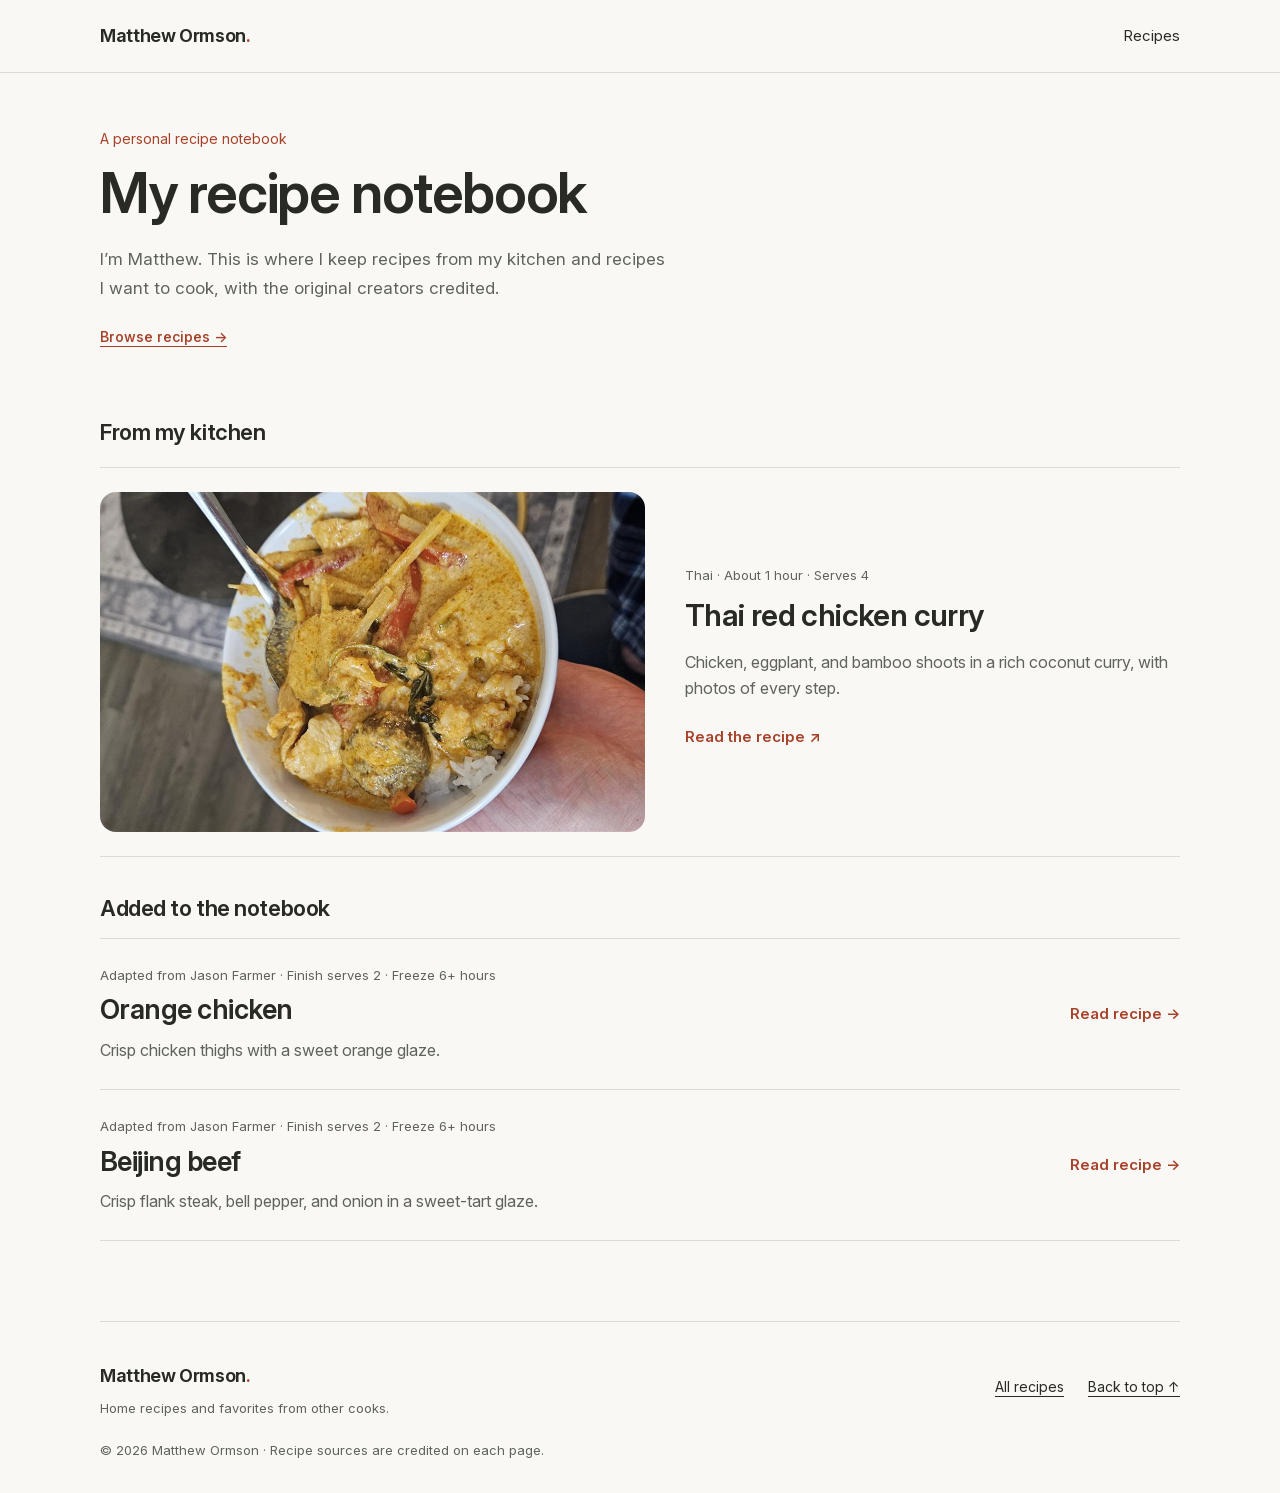
<file: index.html>
<!doctype html><html lang="en"><head><meta charset="utf-8"><meta name="viewport" content="width=device-width,initial-scale=1"><title>Home — Matthew Ormson</title><meta name="description" content="Matthew Ormson’s personal recipe collection, with home cooking and credited adaptations."><meta name="theme-color" content="#faf8f5"><link rel="canonical" href="https://matthewormson.com/"><link rel="icon" href="/favicon.svg" type="image/svg+xml"><link rel="alternate icon" href="/favicon.ico"><link rel="preload" href="/assets/InterVariable.woff2" as="font" type="font/woff2" crossorigin><link rel="stylesheet" href="/recipes/thai-curry/style.css?v=2"><link rel="stylesheet" href="/assets/collection.css?v=1"></head><body><a class="skip-link" href="#main">Skip to content</a><header class="site-header" id="top"><div class="wrap header-inner"><a class="brand" href="/">Matthew Ormson<span class="brand-dot" aria-hidden="true">.</span></a><nav aria-label="Main navigation"><a href="/recipes/" >Recipes</a></nav></div></header><main class="wrap index-main" id="main"><div class="home-intro"><p class="eyebrow">A personal recipe notebook</p><h1>My recipe notebook</h1><p class="lead">I’m Matthew. This is where I keep recipes from my kitchen and recipes I want to cook, with the original creators credited.</p><a class="text-button" href="/recipes/">Browse recipes →</a></div><section aria-labelledby="latest"><h2 id="latest" class="index-label">From my kitchen</h2><a class="recipe-link-card" href="/recipes/thai-curry/"><img src="/recipes/thai-curry/images/instructions-210517.jpg" alt="Thai red chicken curry over rice" width="1400" height="647"><div><p class="card-meta">Thai · About 1 hour · Serves 4</p><h2>Thai red chicken curry</h2><p>Chicken, eggplant, and bamboo shoots in a rich coconut curry, with photos of every step.</p><span class="recipe-card-action">Read the recipe ↗</span></div></a></section><section class="recipe-collection" aria-labelledby="added-recipes"><h2 id="added-recipes" class="collection-label">Added to the notebook</h2><a class="recipe-list-row" href="/recipes/orange-chicken/"><div><p class="card-meta">Adapted from Jason Farmer · Finish serves 2 · Freeze 6+ hours</p><h2>Orange chicken</h2><p>Crisp chicken thighs with a sweet orange glaze.</p></div><span class="recipe-card-action">Read recipe →</span></a><a class="recipe-list-row" href="/recipes/beijing-beef/"><div><p class="card-meta">Adapted from Jason Farmer · Finish serves 2 · Freeze 6+ hours</p><h2>Beijing beef</h2><p>Crisp flank steak, bell pepper, and onion in a sweet-tart glaze.</p></div><span class="recipe-card-action">Read recipe →</span></a></section></main><footer class="site-footer wrap"><div><a class="brand" href="/">Matthew Ormson<span class="brand-dot" aria-hidden="true">.</span></a><p>Home recipes and favorites from other cooks.</p></div><nav aria-label="Footer"><a href="/recipes/">All recipes</a><a href="#top">Back to top ↑</a></nav><small>© 2026 Matthew Ormson · Recipe sources are credited on each page.</small></footer></body></html>
</file>
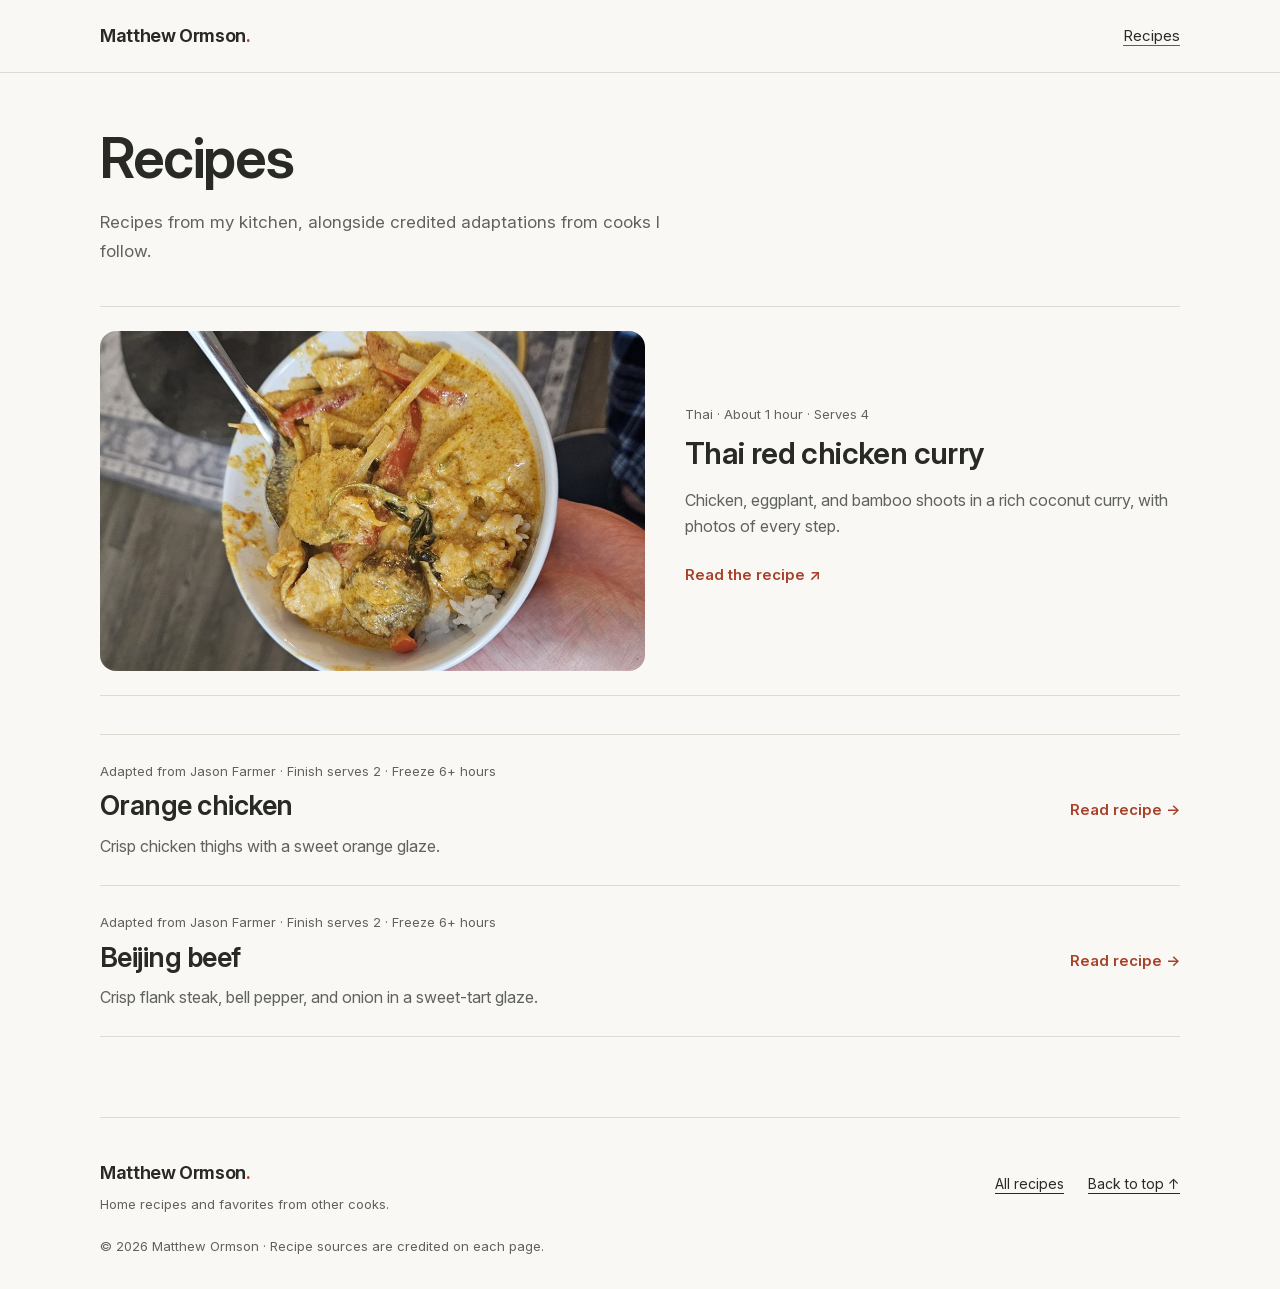
<file: recipes/index.html>
<!doctype html><html lang="en"><head><meta charset="utf-8"><meta name="viewport" content="width=device-width,initial-scale=1"><title>Recipes — Matthew Ormson</title><meta name="description" content="Browse Matthew Ormson’s recipe collection: Thai curry, orange chicken, and Beijing beef."><meta name="theme-color" content="#faf8f5"><link rel="canonical" href="https://matthewormson.com/recipes/"><link rel="icon" href="/favicon.svg" type="image/svg+xml"><link rel="alternate icon" href="/favicon.ico"><link rel="preload" href="/assets/InterVariable.woff2" as="font" type="font/woff2" crossorigin><link rel="stylesheet" href="/recipes/thai-curry/style.css?v=2"><link rel="stylesheet" href="/assets/collection.css?v=1"></head><body><a class="skip-link" href="#main">Skip to content</a><header class="site-header" id="top"><div class="wrap header-inner"><a class="brand" href="/">Matthew Ormson<span class="brand-dot" aria-hidden="true">.</span></a><nav aria-label="Main navigation"><a href="/recipes/" aria-current="page">Recipes</a></nav></div></header><main class="wrap index-main" id="main"><h1>Recipes</h1><p class="lead index-description">Recipes from my kitchen, alongside credited adaptations from cooks I follow.</p><a class="recipe-link-card" href="/recipes/thai-curry/"><img src="/recipes/thai-curry/images/instructions-210517.jpg" alt="Thai red chicken curry over rice" width="1400" height="647"><div><p class="card-meta">Thai · About 1 hour · Serves 4</p><h2>Thai red chicken curry</h2><p>Chicken, eggplant, and bamboo shoots in a rich coconut curry, with photos of every step.</p><span class="recipe-card-action">Read the recipe ↗</span></div></a><div class="recipe-collection"><a class="recipe-list-row" href="/recipes/orange-chicken/"><div><p class="card-meta">Adapted from Jason Farmer · Finish serves 2 · Freeze 6+ hours</p><h2>Orange chicken</h2><p>Crisp chicken thighs with a sweet orange glaze.</p></div><span class="recipe-card-action">Read recipe →</span></a><a class="recipe-list-row" href="/recipes/beijing-beef/"><div><p class="card-meta">Adapted from Jason Farmer · Finish serves 2 · Freeze 6+ hours</p><h2>Beijing beef</h2><p>Crisp flank steak, bell pepper, and onion in a sweet-tart glaze.</p></div><span class="recipe-card-action">Read recipe →</span></a></div></main><footer class="site-footer wrap"><div><a class="brand" href="/">Matthew Ormson<span class="brand-dot" aria-hidden="true">.</span></a><p>Home recipes and favorites from other cooks.</p></div><nav aria-label="Footer"><a href="/recipes/">All recipes</a><a href="#top">Back to top ↑</a></nav><small>© 2026 Matthew Ormson · Recipe sources are credited on each page.</small></footer></body></html>
</file>
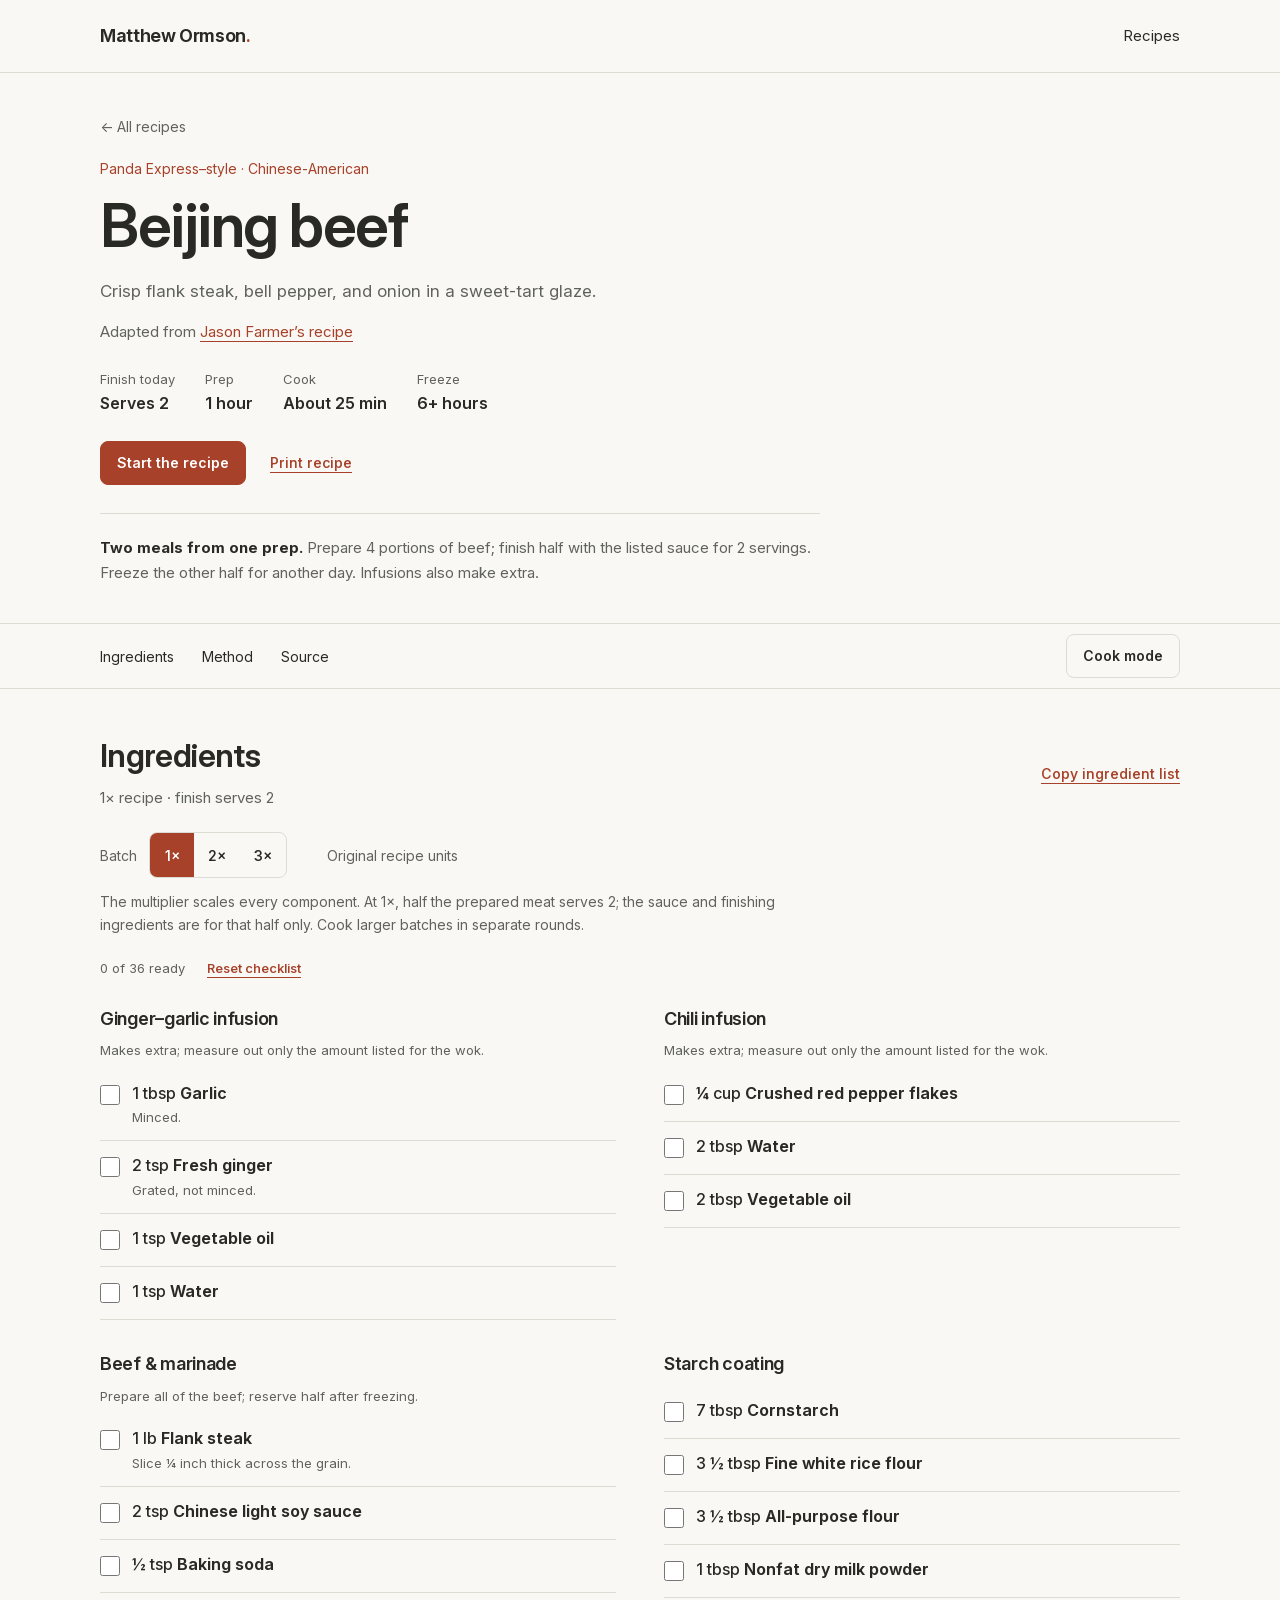
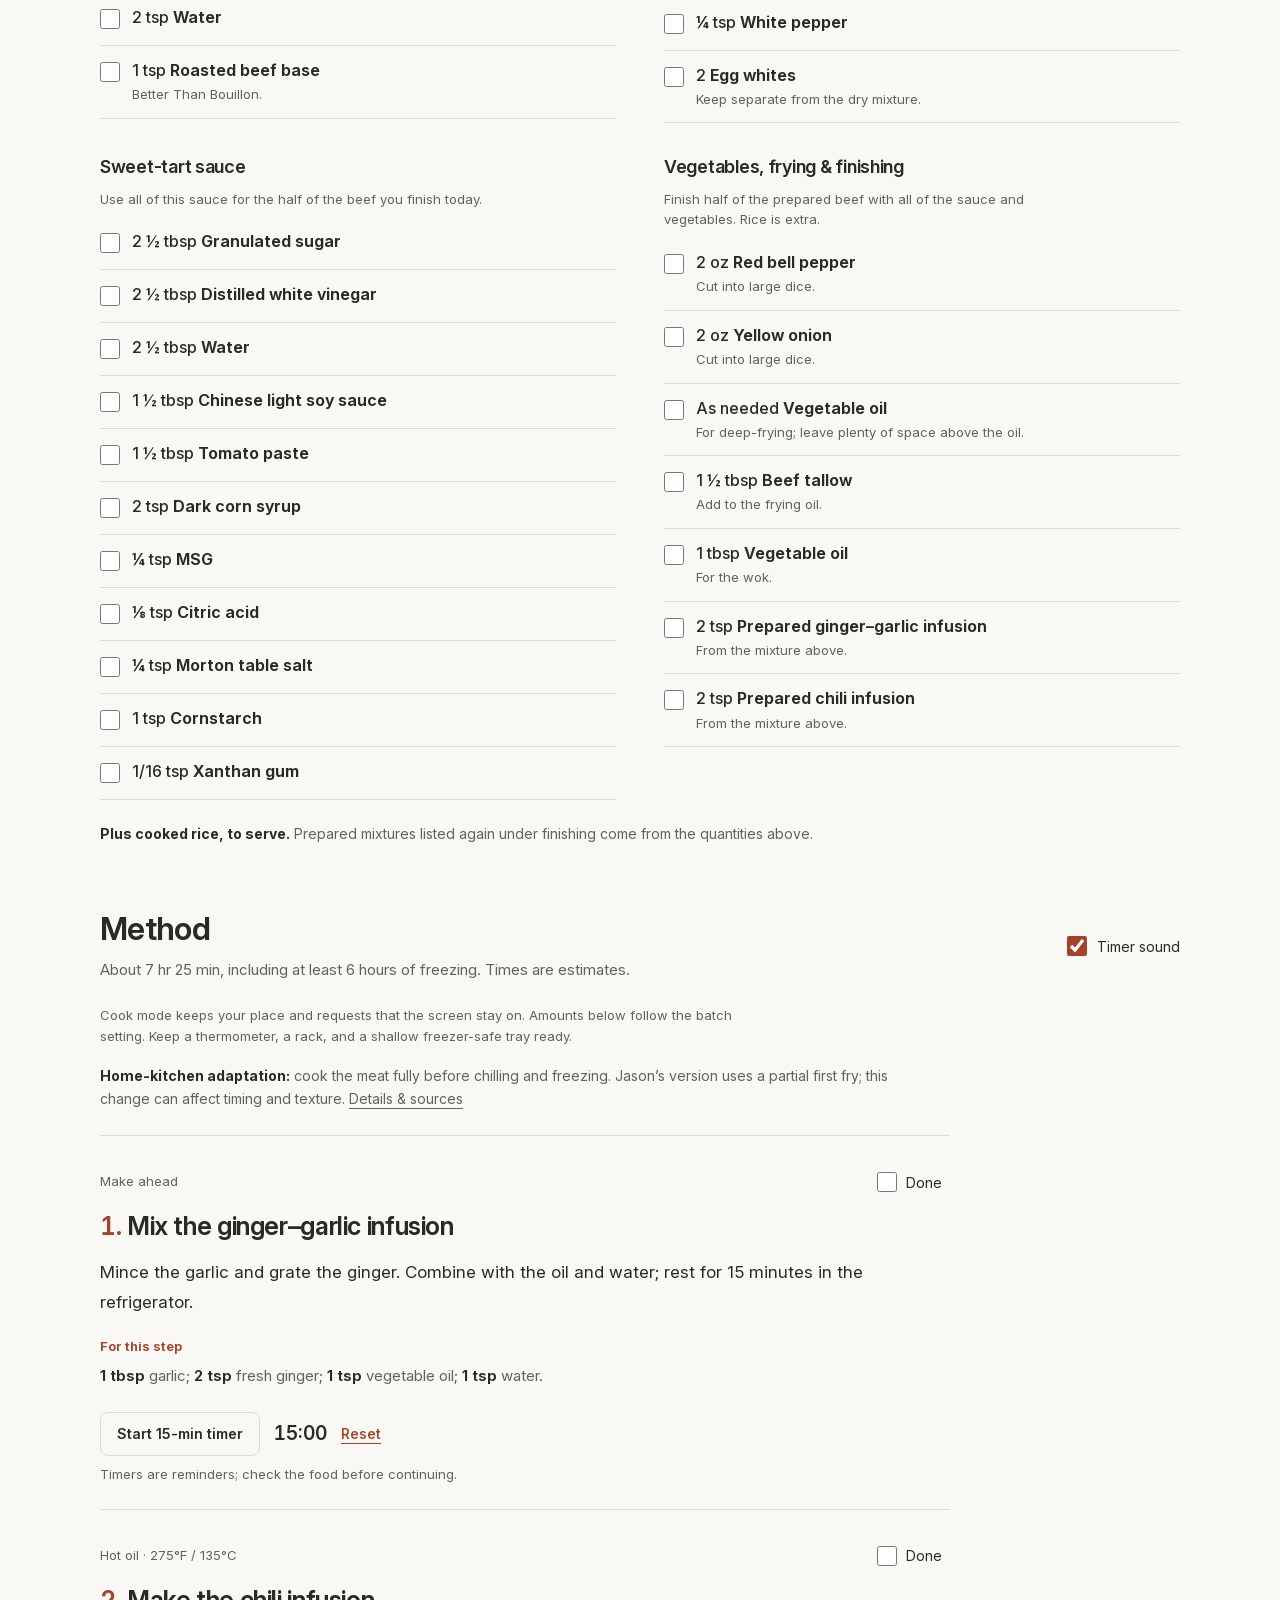
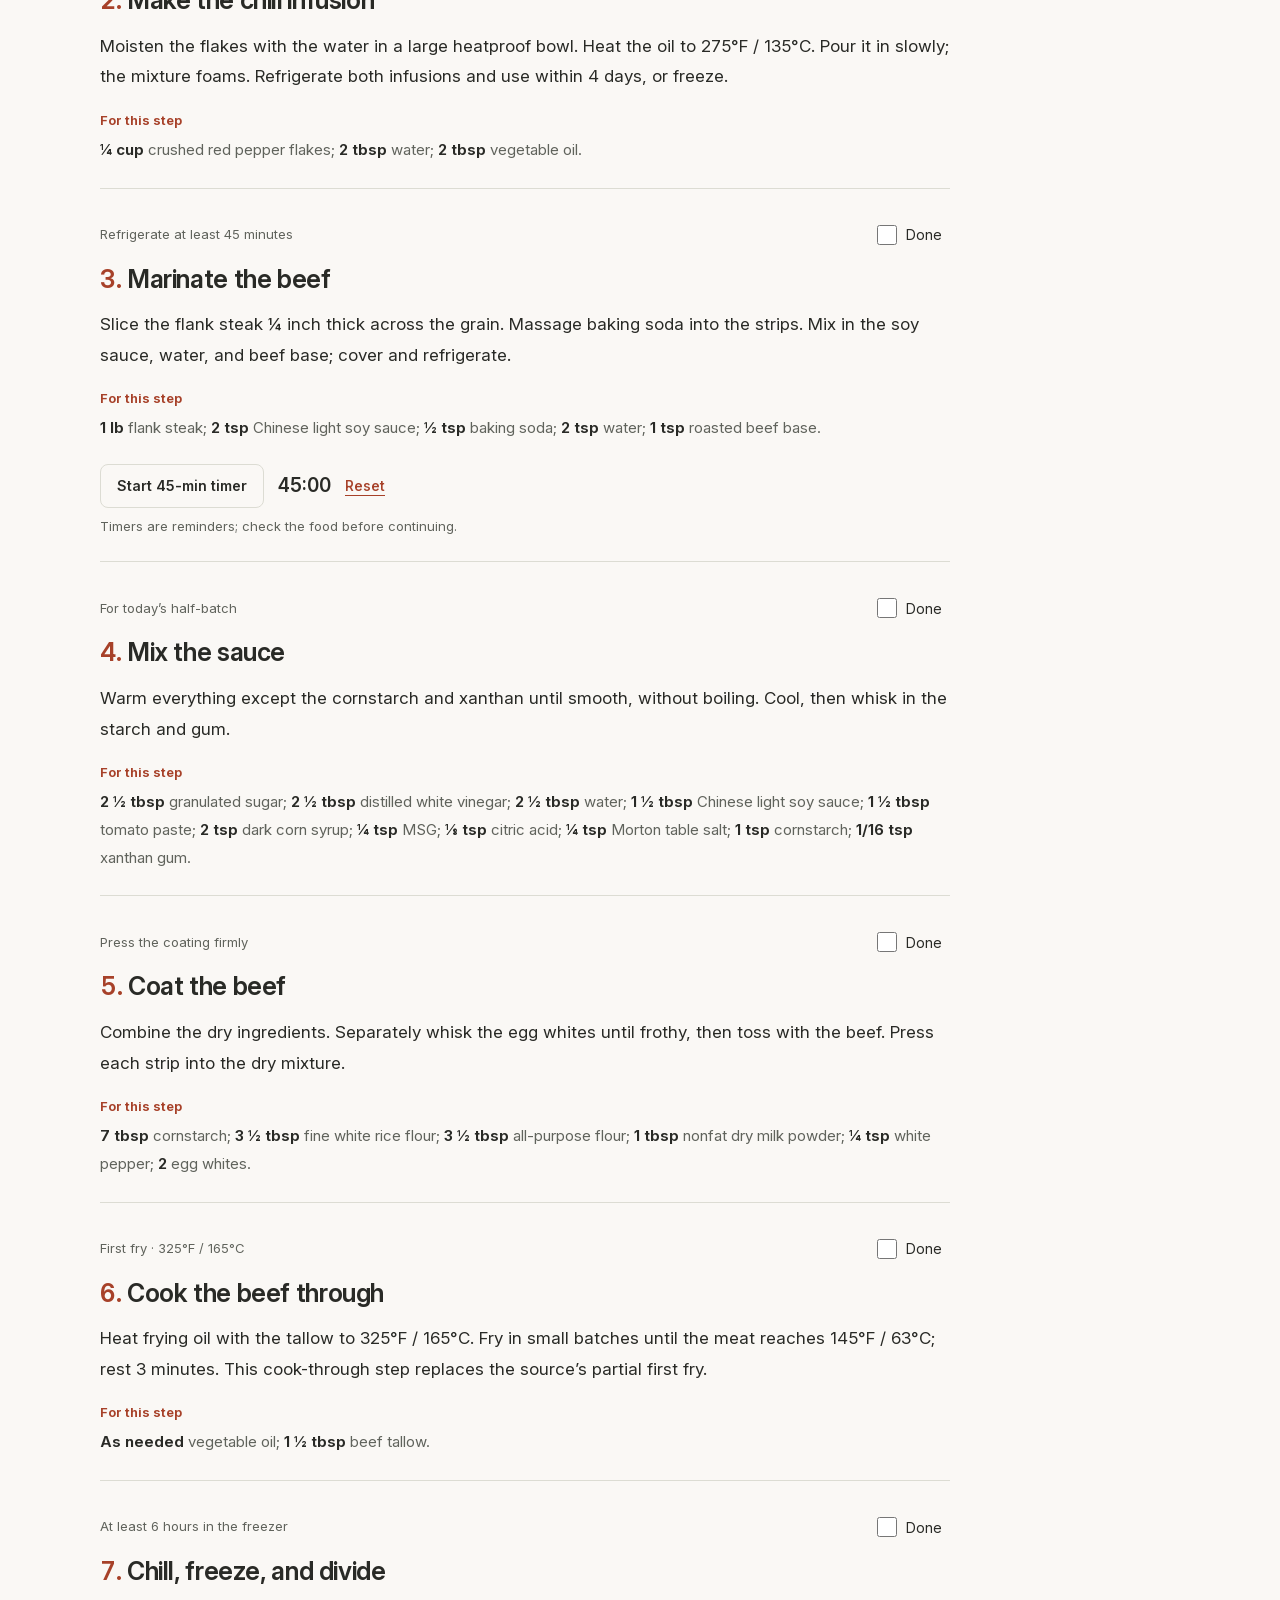
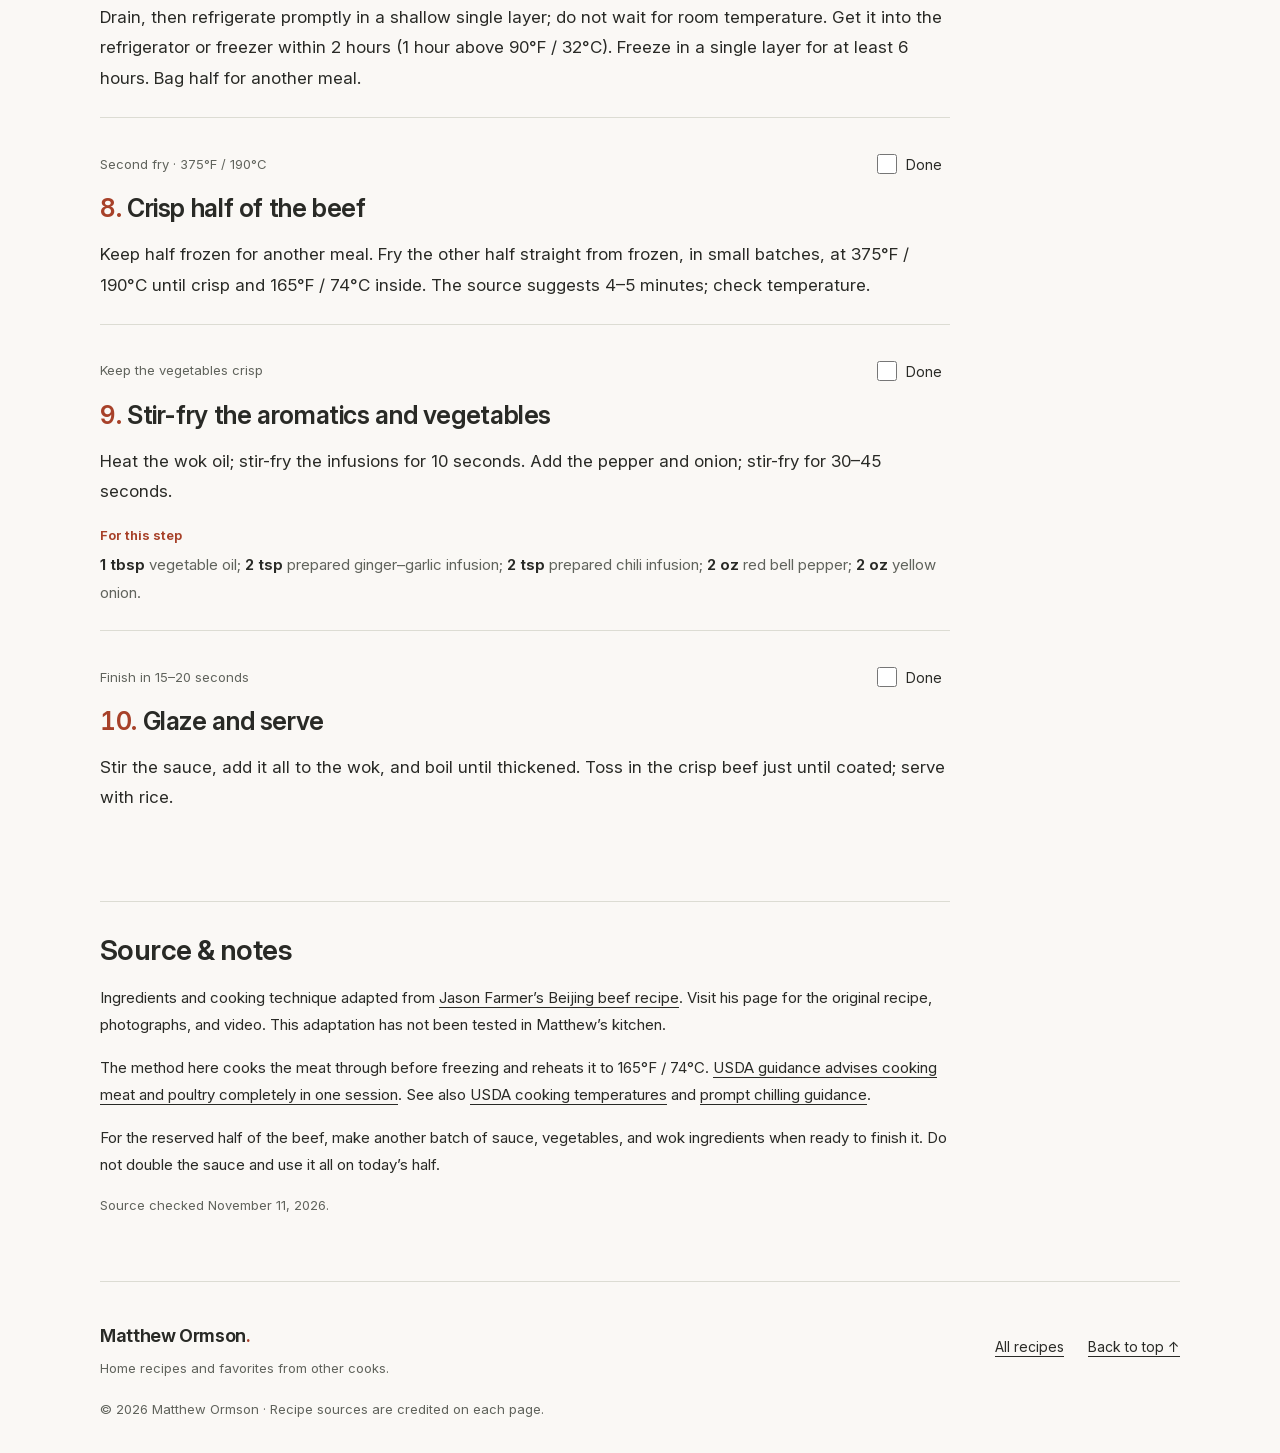
<file: recipes/beijing-beef/index.html>
<!doctype html>
<html lang="en"><head><meta charset="utf-8"><meta name="viewport" content="width=device-width,initial-scale=1"><title>Beijing beef — Matthew Ormson</title><meta name="description" content="Crisp flank steak, bell pepper, and onion in a sweet-tart glaze. A make-ahead recipe adapted from Jason Farmer."><meta name="theme-color" content="#faf8f5"><link rel="canonical" href="https://matthewormson.com/recipes/beijing-beef/"><link rel="icon" href="/favicon.svg" type="image/svg+xml"><link rel="alternate icon" href="/favicon.ico"><link rel="preload" href="/assets/InterVariable.woff2" as="font" type="font/woff2" crossorigin><link rel="stylesheet" href="/recipes/thai-curry/style.css?v=2"><link rel="stylesheet" href="/assets/collection.css?v=1"><meta property="og:title" content="Beijing beef — Matthew Ormson"><meta property="og:description" content="Crisp flank steak, bell pepper, and onion in a sweet-tart glaze. A make-ahead recipe adapted from Jason Farmer."><meta property="og:type" content="article"><script type="module" src="/assets/recipe.js?v=1"></script><script type="application/ld+json" id="recipe-schema">{"@context":"https://schema.org","@type":"Recipe","name":"Panda Express–style Beijing beef","description":"Crisp flank steak, bell pepper, and onion in a sweet-tart glaze. A make-ahead recipe adapted from Jason Farmer.","url":"https://matthewormson.com/recipes/beijing-beef/","author":{"@type":"Person","name":"Jason Farmer","url":"https://jasonfarmer.com/"},"isBasedOn":"https://jasonfarmer.com/panda-express-beijing-beef-recipe/","creditText":"Adapted from Jason Farmer, with a cook-through step before freezing.","recipeCuisine":"Chinese-American","recipeCategory":"Main course","recipeYield":"2 servings, plus prepared meat for 2 more","recipeIngredient":["Ginger–garlic infusion: 1 tbsp Garlic (Minced.)","Ginger–garlic infusion: 2 tsp Fresh ginger (Grated, not minced.)","Ginger–garlic infusion: 1 tsp Vegetable oil","Ginger–garlic infusion: 1 tsp Water","Chili infusion: ¼ cup Crushed red pepper flakes","Chili infusion: 2 tbsp Water","Chili infusion: 2 tbsp Vegetable oil","Beef & marinade: 1 lb Flank steak (Slice ¼ inch thick across the grain.)","Beef & marinade: 2 tsp Chinese light soy sauce","Beef & marinade: ½ tsp Baking soda","Beef & marinade: 2 tsp Water","Beef & marinade: 1 tsp Roasted beef base (Better Than Bouillon.)","Starch coating: 7 tbsp Cornstarch","Starch coating: 3 ½ tbsp Fine white rice flour","Starch coating: 3 ½ tbsp All-purpose flour","Starch coating: 1 tbsp Nonfat dry milk powder","Starch coating: ¼ tsp White pepper","Starch coating: 2 Egg whites (Keep separate from the dry mixture.)","Sweet-tart sauce: 2 ½ tbsp Granulated sugar","Sweet-tart sauce: 2 ½ tbsp Distilled white vinegar","Sweet-tart sauce: 2 ½ tbsp Water","Sweet-tart sauce: 1 ½ tbsp Chinese light soy sauce","Sweet-tart sauce: 1 ½ tbsp Tomato paste","Sweet-tart sauce: 2 tsp Dark corn syrup","Sweet-tart sauce: ¼ tsp MSG","Sweet-tart sauce: ⅛ tsp Citric acid","Sweet-tart sauce: ¼ tsp Morton table salt","Sweet-tart sauce: 1 tsp Cornstarch","Sweet-tart sauce: 1/16 tsp Xanthan gum","Vegetables, frying & finishing: 2 oz Red bell pepper (Cut into large dice.)","Vegetables, frying & finishing: 2 oz Yellow onion (Cut into large dice.)","Vegetables, frying & finishing: As needed Vegetable oil (For deep-frying; leave plenty of space above the oil.)","Vegetables, frying & finishing: 1 ½ tbsp Beef tallow (Add to the frying oil.)","Vegetables, frying & finishing: 1 tbsp Vegetable oil (For the wok.)","Vegetables, frying & finishing: 2 tsp Prepared ginger–garlic infusion (From the mixture above.)","Vegetables, frying & finishing: 2 tsp Prepared chili infusion (From the mixture above.)"],"recipeInstructions":[{"@type":"HowToStep","name":"Mix the ginger–garlic infusion","text":"1 tbsp garlic; 2 tsp fresh ginger; 1 tsp vegetable oil; 1 tsp water. Mince the garlic and grate the ginger. Combine with the oil and water; rest for 15 minutes in the refrigerator.","url":"https://matthewormson.com/recipes/beijing-beef/#step-1"},{"@type":"HowToStep","name":"Make the chili infusion","text":"¼ cup crushed red pepper flakes; 2 tbsp water; 2 tbsp vegetable oil. Moisten the flakes with the water in a large heatproof bowl. Heat the oil to 275°F / 135°C. Pour it in slowly; the mixture foams. Refrigerate both infusions and use within 4 days, or freeze.","url":"https://matthewormson.com/recipes/beijing-beef/#step-2"},{"@type":"HowToStep","name":"Marinate the beef","text":"1 lb flank steak; 2 tsp Chinese light soy sauce; ½ tsp baking soda; 2 tsp water; 1 tsp roasted beef base. Slice the flank steak ¼ inch thick across the grain. Massage baking soda into the strips. Mix in the soy sauce, water, and beef base; cover and refrigerate.","url":"https://matthewormson.com/recipes/beijing-beef/#step-3"},{"@type":"HowToStep","name":"Mix the sauce","text":"2 ½ tbsp granulated sugar; 2 ½ tbsp distilled white vinegar; 2 ½ tbsp water; 1 ½ tbsp Chinese light soy sauce; 1 ½ tbsp tomato paste; 2 tsp dark corn syrup; ¼ tsp MSG; ⅛ tsp citric acid; ¼ tsp Morton table salt; 1 tsp cornstarch; 1/16 tsp xanthan gum. Warm everything except the cornstarch and xanthan until smooth, without boiling. Cool, then whisk in the starch and gum.","url":"https://matthewormson.com/recipes/beijing-beef/#step-4"},{"@type":"HowToStep","name":"Coat the beef","text":"7 tbsp cornstarch; 3 ½ tbsp fine white rice flour; 3 ½ tbsp all-purpose flour; 1 tbsp nonfat dry milk powder; ¼ tsp white pepper; 2 egg whites. Combine the dry ingredients. Separately whisk the egg whites until frothy, then toss with the beef. Press each strip into the dry mixture.","url":"https://matthewormson.com/recipes/beijing-beef/#step-5"},{"@type":"HowToStep","name":"Cook the beef through","text":"As needed vegetable oil; 1 ½ tbsp beef tallow. Heat frying oil with the tallow to 325°F / 165°C. Fry in small batches until the meat reaches 145°F / 63°C; rest 3 minutes. This cook-through step replaces the source’s partial first fry.","url":"https://matthewormson.com/recipes/beijing-beef/#step-6"},{"@type":"HowToStep","name":"Chill, freeze, and divide","text":"Drain, then refrigerate promptly in a shallow single layer; do not wait for room temperature. Get it into the refrigerator or freezer within 2 hours (1 hour above 90°F / 32°C). Freeze in a single layer for at least 6 hours. Bag half for another meal.","url":"https://matthewormson.com/recipes/beijing-beef/#step-7"},{"@type":"HowToStep","name":"Crisp half of the beef","text":"Keep half frozen for another meal. Fry the other half straight from frozen, in small batches, at 375°F / 190°C until crisp and 165°F / 74°C inside. The source suggests 4–5 minutes; check temperature.","url":"https://matthewormson.com/recipes/beijing-beef/#step-8"},{"@type":"HowToStep","name":"Stir-fry the aromatics and vegetables","text":"1 tbsp vegetable oil; 2 tsp prepared ginger–garlic infusion; 2 tsp prepared chili infusion; 2 oz red bell pepper; 2 oz yellow onion. Heat the wok oil; stir-fry the infusions for 10 seconds. Add the pepper and onion; stir-fry for 30–45 seconds.","url":"https://matthewormson.com/recipes/beijing-beef/#step-9"},{"@type":"HowToStep","name":"Glaze and serve","text":"Stir the sauce, add it all to the wok, and boil until thickened. Toss in the crisp beef just until coated; serve with rice.","url":"https://matthewormson.com/recipes/beijing-beef/#step-10"}]}</script></head>
<body class="source-recipe"><a class="skip-link" href="#main">Skip to content</a><header class="site-header" id="top"><div class="wrap header-inner"><a class="brand" href="/">Matthew Ormson<span class="brand-dot" aria-hidden="true">.</span></a><nav aria-label="Main navigation"><a href="/recipes/">Recipes</a></nav></div></header><main id="main"><div class="wrap text-hero"><a class="breadcrumb" href="/recipes/">← All recipes</a><p class="eyebrow">Panda Express–style · Chinese-American</p><h1>Beijing beef</h1><p class="lead">Crisp flank steak, bell pepper, and onion in a sweet-tart glaze.</p><p class="recipe-byline">Adapted from <a href="https://jasonfarmer.com/panda-express-beijing-beef-recipe/">Jason Farmer’s recipe</a></p><dl class="recipe-facts"><div><dt>Finish today</dt><dd>Serves <span data-servings>2</span></dd></div><div><dt>Prep</dt><dd>1 hour</dd></div><div><dt>Cook</dt><dd>About 25 min</dd></div><div><dt>Freeze</dt><dd>6+ hours</dd></div></dl><div class="hero-actions"><a class="button primary" href="#ingredients">Start the recipe</a><button type="button" class="text-button" id="print-recipe">Print recipe</button></div><p class="batch-explainer"><strong>Two meals from one prep.</strong> Prepare <span data-prepared-servings>4</span> portions of beef; finish half with the listed sauce for <span data-servings>2</span> servings. Freeze the other half for another day. Infusions also make extra.</p></div>
<div class="toolbar"><div class="wrap toolbar-inner"><nav class="section-nav" aria-label="Recipe sections"><a href="#ingredients">Ingredients</a><a href="#method">Method</a><a href="#source">Source</a></nav><div class="cook-navigation" hidden><button class="button" type="button" id="previous-step" aria-label="Previous step">←</button><span id="step-indicator">Step 1 of 10</span><button class="button" type="button" id="next-step" aria-label="Next step">→</button><a class="cook-ingredients" href="#ingredients">Ingredients</a></div><span class="wake-status" id="wake-status" hidden></span><button class="button cook-button" type="button" id="cook-mode" aria-pressed="false">Cook mode</button></div></div>
<div class="wrap recipe-content"><section class="section" id="ingredients"><div class="section-heading"><div><h2>Ingredients</h2><p data-batch-label>1× recipe · finish serves 2</p></div><button type="button" class="text-button" id="copy-ingredients">Copy ingredient list</button></div><div class="recipe-settings"><div class="setting"><span>Batch</span><div class="segmented" role="group" aria-label="Recipe batch size"><button type="button" data-scale="1" aria-pressed="true">1×</button><button type="button" data-scale="2" aria-pressed="false">2×</button><button type="button" data-scale="3" aria-pressed="false">3×</button></div></div><p class="units-note">Original recipe units</p></div><p class="scaling-note">The multiplier scales every component. At 1×, half the prepared meat serves 2; the sauce and finishing ingredients are for that half only. Cook larger batches in separate rounds.</p><div class="checklist-tools"><span id="ingredient-count">0 of 36 ready</span><button type="button" class="text-button" id="reset-ingredients">Reset checklist</button></div><div class="ingredient-groups"><div class="ingredient-group" id="group-aromatic"><h3>Ginger–garlic infusion</h3><p class="group-note">Makes extra; measure out only the amount listed for the wok.</p><ul class="ingredient-list"><li><label class="ingredient-row"><input type="checkbox" data-ingredient="gg-garlic"><span><span class="ingredient-line"><strong data-amount="gg-garlic">1 tbsp</strong> <span class="ingredient-name">Garlic</span></span><span class="ingredient-note">Minced.</span></span></label></li><li><label class="ingredient-row"><input type="checkbox" data-ingredient="gg-ginger"><span><span class="ingredient-line"><strong data-amount="gg-ginger">2 tsp</strong> <span class="ingredient-name">Fresh ginger</span></span><span class="ingredient-note">Grated, not minced.</span></span></label></li><li><label class="ingredient-row"><input type="checkbox" data-ingredient="gg-oil"><span><span class="ingredient-line"><strong data-amount="gg-oil">1 tsp</strong> <span class="ingredient-name">Vegetable oil</span></span></span></label></li><li><label class="ingredient-row"><input type="checkbox" data-ingredient="gg-water"><span><span class="ingredient-line"><strong data-amount="gg-water">1 tsp</strong> <span class="ingredient-name">Water</span></span></span></label></li></ul></div><div class="ingredient-group" id="group-chili"><h3>Chili infusion</h3><p class="group-note">Makes extra; measure out only the amount listed for the wok.</p><ul class="ingredient-list"><li><label class="ingredient-row"><input type="checkbox" data-ingredient="chili-flakes"><span><span class="ingredient-line"><strong data-amount="chili-flakes">¼ cup</strong> <span class="ingredient-name">Crushed red pepper flakes</span></span></span></label></li><li><label class="ingredient-row"><input type="checkbox" data-ingredient="chili-water"><span><span class="ingredient-line"><strong data-amount="chili-water">2 tbsp</strong> <span class="ingredient-name">Water</span></span></span></label></li><li><label class="ingredient-row"><input type="checkbox" data-ingredient="chili-oil"><span><span class="ingredient-line"><strong data-amount="chili-oil">2 tbsp</strong> <span class="ingredient-name">Vegetable oil</span></span></span></label></li></ul></div><div class="ingredient-group" id="group-marinade"><h3>Beef & marinade</h3><p class="group-note">Prepare all of the beef; reserve half after freezing.</p><ul class="ingredient-list"><li><label class="ingredient-row"><input type="checkbox" data-ingredient="meat"><span><span class="ingredient-line"><strong data-amount="meat">1 lb</strong> <span class="ingredient-name">Flank steak</span></span><span class="ingredient-note">Slice ¼ inch thick across the grain.</span></span></label></li><li><label class="ingredient-row"><input type="checkbox" data-ingredient="marinade-soy"><span><span class="ingredient-line"><strong data-amount="marinade-soy">2 tsp</strong> <span class="ingredient-name">Chinese light soy sauce</span></span></span></label></li><li><label class="ingredient-row"><input type="checkbox" data-ingredient="marinade-soda"><span><span class="ingredient-line"><strong data-amount="marinade-soda">½ tsp</strong> <span class="ingredient-name">Baking soda</span></span></span></label></li><li><label class="ingredient-row"><input type="checkbox" data-ingredient="marinade-water"><span><span class="ingredient-line"><strong data-amount="marinade-water">2 tsp</strong> <span class="ingredient-name">Water</span></span></span></label></li><li><label class="ingredient-row"><input type="checkbox" data-ingredient="marinade-base"><span><span class="ingredient-line"><strong data-amount="marinade-base">1 tsp</strong> <span class="ingredient-name">Roasted beef base</span></span><span class="ingredient-note">Better Than Bouillon.</span></span></label></li></ul></div><div class="ingredient-group" id="group-coating"><h3>Starch coating</h3><ul class="ingredient-list"><li><label class="ingredient-row"><input type="checkbox" data-ingredient="coat-corn"><span><span class="ingredient-line"><strong data-amount="coat-corn">7 tbsp</strong> <span class="ingredient-name">Cornstarch</span></span></span></label></li><li><label class="ingredient-row"><input type="checkbox" data-ingredient="coat-rice"><span><span class="ingredient-line"><strong data-amount="coat-rice">3 ½ tbsp</strong> <span class="ingredient-name">Fine white rice flour</span></span></span></label></li><li><label class="ingredient-row"><input type="checkbox" data-ingredient="coat-flour"><span><span class="ingredient-line"><strong data-amount="coat-flour">3 ½ tbsp</strong> <span class="ingredient-name">All-purpose flour</span></span></span></label></li><li><label class="ingredient-row"><input type="checkbox" data-ingredient="coat-milk"><span><span class="ingredient-line"><strong data-amount="coat-milk">1 tbsp</strong> <span class="ingredient-name">Nonfat dry milk powder</span></span></span></label></li><li><label class="ingredient-row"><input type="checkbox" data-ingredient="coat-pepper"><span><span class="ingredient-line"><strong data-amount="coat-pepper">¼ tsp</strong> <span class="ingredient-name">White pepper</span></span></span></label></li><li><label class="ingredient-row"><input type="checkbox" data-ingredient="coat-eggs"><span><span class="ingredient-line"><strong data-amount="coat-eggs">2</strong> <span class="ingredient-name">Egg whites</span></span><span class="ingredient-note">Keep separate from the dry mixture.</span></span></label></li></ul></div><div class="ingredient-group" id="group-sauce"><h3>Sweet-tart sauce</h3><p class="group-note">Use all of this sauce for the half of the beef you finish today.</p><ul class="ingredient-list"><li><label class="ingredient-row"><input type="checkbox" data-ingredient="sauce-sugar"><span><span class="ingredient-line"><strong data-amount="sauce-sugar">2 ½ tbsp</strong> <span class="ingredient-name">Granulated sugar</span></span></span></label></li><li><label class="ingredient-row"><input type="checkbox" data-ingredient="sauce-vinegar"><span><span class="ingredient-line"><strong data-amount="sauce-vinegar">2 ½ tbsp</strong> <span class="ingredient-name">Distilled white vinegar</span></span></span></label></li><li><label class="ingredient-row"><input type="checkbox" data-ingredient="sauce-water"><span><span class="ingredient-line"><strong data-amount="sauce-water">2 ½ tbsp</strong> <span class="ingredient-name">Water</span></span></span></label></li><li><label class="ingredient-row"><input type="checkbox" data-ingredient="sauce-soy"><span><span class="ingredient-line"><strong data-amount="sauce-soy">1 ½ tbsp</strong> <span class="ingredient-name">Chinese light soy sauce</span></span></span></label></li><li><label class="ingredient-row"><input type="checkbox" data-ingredient="sauce-tomato"><span><span class="ingredient-line"><strong data-amount="sauce-tomato">1 ½ tbsp</strong> <span class="ingredient-name">Tomato paste</span></span></span></label></li><li><label class="ingredient-row"><input type="checkbox" data-ingredient="sauce-syrup"><span><span class="ingredient-line"><strong data-amount="sauce-syrup">2 tsp</strong> <span class="ingredient-name">Dark corn syrup</span></span></span></label></li><li><label class="ingredient-row"><input type="checkbox" data-ingredient="sauce-msg"><span><span class="ingredient-line"><strong data-amount="sauce-msg">¼ tsp</strong> <span class="ingredient-name">MSG</span></span></span></label></li><li><label class="ingredient-row"><input type="checkbox" data-ingredient="sauce-acid"><span><span class="ingredient-line"><strong data-amount="sauce-acid">⅛ tsp</strong> <span class="ingredient-name">Citric acid</span></span></span></label></li><li><label class="ingredient-row"><input type="checkbox" data-ingredient="sauce-salt"><span><span class="ingredient-line"><strong data-amount="sauce-salt">¼ tsp</strong> <span class="ingredient-name">Morton table salt</span></span></span></label></li><li><label class="ingredient-row"><input type="checkbox" data-ingredient="sauce-starch"><span><span class="ingredient-line"><strong data-amount="sauce-starch">1 tsp</strong> <span class="ingredient-name">Cornstarch</span></span></span></label></li><li><label class="ingredient-row"><input type="checkbox" data-ingredient="sauce-gum"><span><span class="ingredient-line"><strong data-amount="sauce-gum">1/16 tsp</strong> <span class="ingredient-name">Xanthan gum</span></span></span></label></li></ul></div><div class="ingredient-group" id="group-finish"><h3>Vegetables, frying & finishing</h3><p class="group-note">Finish half of the prepared beef with all of the sauce and vegetables. Rice is extra.</p><ul class="ingredient-list"><li><label class="ingredient-row"><input type="checkbox" data-ingredient="veg-pepper"><span><span class="ingredient-line"><strong data-amount="veg-pepper">2 oz</strong> <span class="ingredient-name">Red bell pepper</span></span><span class="ingredient-note">Cut into large dice.</span></span></label></li><li><label class="ingredient-row"><input type="checkbox" data-ingredient="veg-onion"><span><span class="ingredient-line"><strong data-amount="veg-onion">2 oz</strong> <span class="ingredient-name">Yellow onion</span></span><span class="ingredient-note">Cut into large dice.</span></span></label></li><li><label class="ingredient-row"><input type="checkbox" data-ingredient="fry-oil"><span><span class="ingredient-line"><strong data-amount="fry-oil">As needed</strong> <span class="ingredient-name">Vegetable oil</span></span><span class="ingredient-note">For deep-frying; leave plenty of space above the oil.</span></span></label></li><li><label class="ingredient-row"><input type="checkbox" data-ingredient="fry-tallow"><span><span class="ingredient-line"><strong data-amount="fry-tallow">1 ½ tbsp</strong> <span class="ingredient-name">Beef tallow</span></span><span class="ingredient-note">Add to the frying oil.</span></span></label></li><li><label class="ingredient-row"><input type="checkbox" data-ingredient="wok-oil"><span><span class="ingredient-line"><strong data-amount="wok-oil">1 tbsp</strong> <span class="ingredient-name">Vegetable oil</span></span><span class="ingredient-note">For the wok.</span></span></label></li><li><label class="ingredient-row"><input type="checkbox" data-ingredient="wok-gg"><span><span class="ingredient-line"><strong data-amount="wok-gg">2 tsp</strong> <span class="ingredient-name">Prepared ginger–garlic infusion</span></span><span class="ingredient-note">From the mixture above.</span></span></label></li><li><label class="ingredient-row"><input type="checkbox" data-ingredient="wok-chili"><span><span class="ingredient-line"><strong data-amount="wok-chili">2 tsp</strong> <span class="ingredient-name">Prepared chili infusion</span></span><span class="ingredient-note">From the mixture above.</span></span></label></li></ul></div></div><p class="recipe-note"><strong>Plus cooked rice, to serve.</strong> Prepared mixtures listed again under finishing come from the quantities above.</p></section>
<section class="section" id="method"><div class="section-heading"><div><h2>Method</h2><p>About 7 hr 25 min, including at least 6 hours of freezing. Times are estimates.</p></div><label class="sound-control"><input type="checkbox" id="timer-sound" checked>Timer sound</label></div><p class="cook-help">Cook mode keeps your place and requests that the screen stay on. Amounts below follow the batch setting. Keep a thermometer, a rack, and a shallow freezer-safe tray ready.</p><p class="method-adaptation"><strong>Home-kitchen adaptation:</strong> cook the meat fully before chilling and freezing. Jason’s version uses a partial first fry; this change can affect timing and texture. <a href="#source">Details &amp; sources</a></p><div class="steps"><article class="step" id="step-1" data-step="1"><div class="step-copy"><div class="step-top"><span class="step-tag">Make ahead</span><label class="step-done"><input type="checkbox" data-step-check="1" aria-label="Mark step 1 complete">Done</label></div><h3 tabindex="-1"><span class="step-number">1.</span> Mix the ginger–garlic infusion</h3><p>Mince the garlic and grate the ginger. Combine with the oil and water; rest for 15 minutes in the refrigerator.</p><p class="step-amounts"><span class="amounts-label">For this step</span><strong data-amount="gg-garlic">1 tbsp</strong> garlic; <strong data-amount="gg-ginger">2 tsp</strong> fresh ginger; <strong data-amount="gg-oil">1 tsp</strong> vegetable oil; <strong data-amount="gg-water">1 tsp</strong> water.</p><div class="timer" data-minutes="15" data-timer="step-1"><div class="timer-controls"><button type="button" class="button timer-toggle">Start 15-min timer</button><output class="timer-readout" aria-label="Time remaining">15:00</output><button type="button" class="text-button timer-reset">Reset</button></div><p class="timer-alert" role="status" hidden>Time’s up. Check the food.</p><button type="button" class="text-button timer-dismiss" hidden>Dismiss alert</button><small>Timers are reminders; check the food before continuing.</small></div></div></article><article class="step" id="step-2" data-step="2"><div class="step-copy"><div class="step-top"><span class="step-tag">Hot oil · 275°F / 135°C</span><label class="step-done"><input type="checkbox" data-step-check="2" aria-label="Mark step 2 complete">Done</label></div><h3 tabindex="-1"><span class="step-number">2.</span> Make the chili infusion</h3><p>Moisten the flakes with the water in a large heatproof bowl. Heat the oil to 275°F / 135°C. Pour it in slowly; the mixture foams. Refrigerate both infusions and use within 4 days, or freeze.</p><p class="step-amounts"><span class="amounts-label">For this step</span><strong data-amount="chili-flakes">¼ cup</strong> crushed red pepper flakes; <strong data-amount="chili-water">2 tbsp</strong> water; <strong data-amount="chili-oil">2 tbsp</strong> vegetable oil.</p></div></article><article class="step" id="step-3" data-step="3"><div class="step-copy"><div class="step-top"><span class="step-tag">Refrigerate at least 45 minutes</span><label class="step-done"><input type="checkbox" data-step-check="3" aria-label="Mark step 3 complete">Done</label></div><h3 tabindex="-1"><span class="step-number">3.</span> Marinate the beef</h3><p>Slice the flank steak ¼ inch thick across the grain. Massage baking soda into the strips. Mix in the soy sauce, water, and beef base; cover and refrigerate.</p><p class="step-amounts"><span class="amounts-label">For this step</span><strong data-amount="meat">1 lb</strong> flank steak; <strong data-amount="marinade-soy">2 tsp</strong> Chinese light soy sauce; <strong data-amount="marinade-soda">½ tsp</strong> baking soda; <strong data-amount="marinade-water">2 tsp</strong> water; <strong data-amount="marinade-base">1 tsp</strong> roasted beef base.</p><div class="timer" data-minutes="45" data-timer="step-3"><div class="timer-controls"><button type="button" class="button timer-toggle">Start 45-min timer</button><output class="timer-readout" aria-label="Time remaining">45:00</output><button type="button" class="text-button timer-reset">Reset</button></div><p class="timer-alert" role="status" hidden>Time’s up. Check the food.</p><button type="button" class="text-button timer-dismiss" hidden>Dismiss alert</button><small>Timers are reminders; check the food before continuing.</small></div></div></article><article class="step" id="step-4" data-step="4"><div class="step-copy"><div class="step-top"><span class="step-tag">For today’s half-batch</span><label class="step-done"><input type="checkbox" data-step-check="4" aria-label="Mark step 4 complete">Done</label></div><h3 tabindex="-1"><span class="step-number">4.</span> Mix the sauce</h3><p>Warm everything except the cornstarch and xanthan until smooth, without boiling. Cool, then whisk in the starch and gum.</p><p class="step-amounts"><span class="amounts-label">For this step</span><strong data-amount="sauce-sugar">2 ½ tbsp</strong> granulated sugar; <strong data-amount="sauce-vinegar">2 ½ tbsp</strong> distilled white vinegar; <strong data-amount="sauce-water">2 ½ tbsp</strong> water; <strong data-amount="sauce-soy">1 ½ tbsp</strong> Chinese light soy sauce; <strong data-amount="sauce-tomato">1 ½ tbsp</strong> tomato paste; <strong data-amount="sauce-syrup">2 tsp</strong> dark corn syrup; <strong data-amount="sauce-msg">¼ tsp</strong> MSG; <strong data-amount="sauce-acid">⅛ tsp</strong> citric acid; <strong data-amount="sauce-salt">¼ tsp</strong> Morton table salt; <strong data-amount="sauce-starch">1 tsp</strong> cornstarch; <strong data-amount="sauce-gum">1/16 tsp</strong> xanthan gum.</p></div></article><article class="step" id="step-5" data-step="5"><div class="step-copy"><div class="step-top"><span class="step-tag">Press the coating firmly</span><label class="step-done"><input type="checkbox" data-step-check="5" aria-label="Mark step 5 complete">Done</label></div><h3 tabindex="-1"><span class="step-number">5.</span> Coat the beef</h3><p>Combine the dry ingredients. Separately whisk the egg whites until frothy, then toss with the beef. Press each strip into the dry mixture.</p><p class="step-amounts"><span class="amounts-label">For this step</span><strong data-amount="coat-corn">7 tbsp</strong> cornstarch; <strong data-amount="coat-rice">3 ½ tbsp</strong> fine white rice flour; <strong data-amount="coat-flour">3 ½ tbsp</strong> all-purpose flour; <strong data-amount="coat-milk">1 tbsp</strong> nonfat dry milk powder; <strong data-amount="coat-pepper">¼ tsp</strong> white pepper; <strong data-amount="coat-eggs">2</strong> egg whites.</p></div></article><article class="step" id="step-6" data-step="6"><div class="step-copy"><div class="step-top"><span class="step-tag">First fry · 325°F / 165°C</span><label class="step-done"><input type="checkbox" data-step-check="6" aria-label="Mark step 6 complete">Done</label></div><h3 tabindex="-1"><span class="step-number">6.</span> Cook the beef through</h3><p>Heat frying oil with the tallow to 325°F / 165°C. Fry in small batches until the meat reaches 145°F / 63°C; rest 3 minutes. This cook-through step replaces the source’s partial first fry.</p><p class="step-amounts"><span class="amounts-label">For this step</span><strong data-amount="fry-oil">As needed</strong> vegetable oil; <strong data-amount="fry-tallow">1 ½ tbsp</strong> beef tallow.</p></div></article><article class="step" id="step-7" data-step="7"><div class="step-copy"><div class="step-top"><span class="step-tag">At least 6 hours in the freezer</span><label class="step-done"><input type="checkbox" data-step-check="7" aria-label="Mark step 7 complete">Done</label></div><h3 tabindex="-1"><span class="step-number">7.</span> Chill, freeze, and divide</h3><p>Drain, then refrigerate promptly in a shallow single layer; do not wait for room temperature. Get it into the refrigerator or freezer within 2 hours (1 hour above 90°F / 32°C). Freeze in a single layer for at least 6 hours. Bag half for another meal.</p></div></article><article class="step" id="step-8" data-step="8"><div class="step-copy"><div class="step-top"><span class="step-tag">Second fry · 375°F / 190°C</span><label class="step-done"><input type="checkbox" data-step-check="8" aria-label="Mark step 8 complete">Done</label></div><h3 tabindex="-1"><span class="step-number">8.</span> Crisp half of the beef</h3><p>Keep half frozen for another meal. Fry the other half straight from frozen, in small batches, at 375°F / 190°C until crisp and 165°F / 74°C inside. The source suggests 4–5 minutes; check temperature.</p></div></article><article class="step" id="step-9" data-step="9"><div class="step-copy"><div class="step-top"><span class="step-tag">Keep the vegetables crisp</span><label class="step-done"><input type="checkbox" data-step-check="9" aria-label="Mark step 9 complete">Done</label></div><h3 tabindex="-1"><span class="step-number">9.</span> Stir-fry the aromatics and vegetables</h3><p>Heat the wok oil; stir-fry the infusions for 10 seconds. Add the pepper and onion; stir-fry for 30–45 seconds.</p><p class="step-amounts"><span class="amounts-label">For this step</span><strong data-amount="wok-oil">1 tbsp</strong> vegetable oil; <strong data-amount="wok-gg">2 tsp</strong> prepared ginger–garlic infusion; <strong data-amount="wok-chili">2 tsp</strong> prepared chili infusion; <strong data-amount="veg-pepper">2 oz</strong> red bell pepper; <strong data-amount="veg-onion">2 oz</strong> yellow onion.</p></div></article><article class="step" id="step-10" data-step="10"><div class="step-copy"><div class="step-top"><span class="step-tag">Finish in 15–20 seconds</span><label class="step-done"><input type="checkbox" data-step-check="10" aria-label="Mark step 10 complete">Done</label></div><h3 tabindex="-1"><span class="step-number">10.</span> Glaze and serve</h3><p>Stir the sauce, add it all to the wok, and boil until thickened. Toss in the crisp beef just until coated; serve with rice.</p></div></article></div></section>
<section class="section recipe-source" id="source"><h2>Source &amp; notes</h2><p>Ingredients and cooking technique adapted from <a href="https://jasonfarmer.com/panda-express-beijing-beef-recipe/">Jason Farmer’s Beijing beef recipe</a>. Visit his page for the original recipe, photographs, and video. This adaptation has not been tested in Matthew’s kitchen.</p><p>The method here cooks the meat through before freezing and reheats it to 165°F / 74°C. <a href="https://www.govinfo.gov/content/pkg/GOVPUB-A-PURL-gpo25868/pdf/GOVPUB-A-PURL-gpo25868.pdf">USDA guidance advises cooking meat and poultry completely in one session</a>. See also <a href="https://ask.fsis.usda.gov/article/What-is-a-safe-internal-temperature-for-cooking-meat-and-poultry">USDA cooking temperatures</a> and <a href="https://ask.fsis.usda.gov/article/How-do-I-handle-leftovers-safely">prompt chilling guidance</a>.</p><p>For the reserved half of the beef, make another batch of sauce, vegetables, and wok ingredients when ready to finish it. Do not double the sauce and use it all on today’s half.</p><p class="source-date">Source checked November 11, 2026.</p></section></div></main><footer class="site-footer wrap"><div><a class="brand" href="/">Matthew Ormson<span class="brand-dot" aria-hidden="true">.</span></a><p>Home recipes and favorites from other cooks.</p></div><nav aria-label="Footer"><a href="/recipes/">All recipes</a><a href="#top">Back to top ↑</a></nav><small>© 2026 Matthew Ormson · Recipe sources are credited on each page.</small></footer><div id="status-message" class="status-message" role="status"></div><div id="timer-banner" class="timer-banner" role="alert" hidden><span id="timer-banner-text"></span><button type="button" id="dismiss-timers">Dismiss</button></div><script type="application/json" id="recipe-data">{"slug":"beijing-beef","title":"Beijing beef","basePortions":2,"ingredients":[{"id":"gg-garlic","name":"Garlic","note":"Minced.","amounts":["1 tbsp","2 tbsp","3 tbsp"],"group":"Ginger–garlic infusion"},{"id":"gg-ginger","name":"Fresh ginger","note":"Grated, not minced.","amounts":["2 tsp","4 tsp","6 tsp"],"group":"Ginger–garlic infusion"},{"id":"gg-oil","name":"Vegetable oil","note":"","amounts":["1 tsp","2 tsp","3 tsp"],"group":"Ginger–garlic infusion"},{"id":"gg-water","name":"Water","note":"","amounts":["1 tsp","2 tsp","3 tsp"],"group":"Ginger–garlic infusion"},{"id":"chili-flakes","name":"Crushed red pepper flakes","note":"","amounts":["¼ cup","½ cup","¾ cup"],"group":"Chili infusion"},{"id":"chili-water","name":"Water","note":"","amounts":["2 tbsp","4 tbsp","6 tbsp"],"group":"Chili infusion"},{"id":"chili-oil","name":"Vegetable oil","note":"","amounts":["2 tbsp","4 tbsp","6 tbsp"],"group":"Chili infusion"},{"id":"meat","name":"Flank steak","note":"Slice ¼ inch thick across the grain.","amounts":["1 lb","2 lb","3 lb"],"group":"Beef & marinade"},{"id":"marinade-soy","name":"Chinese light soy sauce","note":"","amounts":["2 tsp","4 tsp","6 tsp"],"group":"Beef & marinade"},{"id":"marinade-soda","name":"Baking soda","note":"","amounts":["½ tsp","1 tsp","1 ½ tsp"],"group":"Beef & marinade"},{"id":"marinade-water","name":"Water","note":"","amounts":["2 tsp","4 tsp","6 tsp"],"group":"Beef & marinade"},{"id":"marinade-base","name":"Roasted beef base","note":"Better Than Bouillon.","amounts":["1 tsp","2 tsp","3 tsp"],"group":"Beef & marinade"},{"id":"coat-corn","name":"Cornstarch","note":"","amounts":["7 tbsp","14 tbsp","21 tbsp"],"group":"Starch coating"},{"id":"coat-rice","name":"Fine white rice flour","note":"","amounts":["3 ½ tbsp","7 tbsp","10 ½ tbsp"],"group":"Starch coating"},{"id":"coat-flour","name":"All-purpose flour","note":"","amounts":["3 ½ tbsp","7 tbsp","10 ½ tbsp"],"group":"Starch coating"},{"id":"coat-milk","name":"Nonfat dry milk powder","note":"","amounts":["1 tbsp","2 tbsp","3 tbsp"],"group":"Starch coating"},{"id":"coat-pepper","name":"White pepper","note":"","amounts":["¼ tsp","½ tsp","¾ tsp"],"group":"Starch coating"},{"id":"coat-eggs","name":"Egg whites","note":"Keep separate from the dry mixture.","amounts":["2","4","6"],"group":"Starch coating"},{"id":"sauce-sugar","name":"Granulated sugar","note":"","amounts":["2 ½ tbsp","5 tbsp","7 ½ tbsp"],"group":"Sweet-tart sauce"},{"id":"sauce-vinegar","name":"Distilled white vinegar","note":"","amounts":["2 ½ tbsp","5 tbsp","7 ½ tbsp"],"group":"Sweet-tart sauce"},{"id":"sauce-water","name":"Water","note":"","amounts":["2 ½ tbsp","5 tbsp","7 ½ tbsp"],"group":"Sweet-tart sauce"},{"id":"sauce-soy","name":"Chinese light soy sauce","note":"","amounts":["1 ½ tbsp","3 tbsp","4 ½ tbsp"],"group":"Sweet-tart sauce"},{"id":"sauce-tomato","name":"Tomato paste","note":"","amounts":["1 ½ tbsp","3 tbsp","4 ½ tbsp"],"group":"Sweet-tart sauce"},{"id":"sauce-syrup","name":"Dark corn syrup","note":"","amounts":["2 tsp","4 tsp","6 tsp"],"group":"Sweet-tart sauce"},{"id":"sauce-msg","name":"MSG","note":"","amounts":["¼ tsp","½ tsp","¾ tsp"],"group":"Sweet-tart sauce"},{"id":"sauce-acid","name":"Citric acid","note":"","amounts":["⅛ tsp","¼ tsp","⅜ tsp"],"group":"Sweet-tart sauce"},{"id":"sauce-salt","name":"Morton table salt","note":"","amounts":["¼ tsp","½ tsp","¾ tsp"],"group":"Sweet-tart sauce"},{"id":"sauce-starch","name":"Cornstarch","note":"","amounts":["1 tsp","2 tsp","3 tsp"],"group":"Sweet-tart sauce"},{"id":"sauce-gum","name":"Xanthan gum","note":"","amounts":["1/16 tsp","⅛ tsp","3/16 tsp"],"group":"Sweet-tart sauce"},{"id":"veg-pepper","name":"Red bell pepper","note":"Cut into large dice.","amounts":["2 oz","4 oz","6 oz"],"group":"Vegetables, frying & finishing"},{"id":"veg-onion","name":"Yellow onion","note":"Cut into large dice.","amounts":["2 oz","4 oz","6 oz"],"group":"Vegetables, frying & finishing"},{"id":"fry-oil","name":"Vegetable oil","note":"For deep-frying; leave plenty of space above the oil.","amounts":["As needed","As needed","As needed"],"group":"Vegetables, frying & finishing"},{"id":"fry-tallow","name":"Beef tallow","note":"Add to the frying oil.","amounts":["1 ½ tbsp","3 tbsp","4 ½ tbsp"],"group":"Vegetables, frying & finishing"},{"id":"wok-oil","name":"Vegetable oil","note":"For the wok.","amounts":["1 tbsp","2 tbsp","3 tbsp"],"group":"Vegetables, frying & finishing"},{"id":"wok-gg","name":"Prepared ginger–garlic infusion","note":"From the mixture above.","amounts":["2 tsp","4 tsp","6 tsp"],"group":"Vegetables, frying & finishing"},{"id":"wok-chili","name":"Prepared chili infusion","note":"From the mixture above.","amounts":["2 tsp","4 tsp","6 tsp"],"group":"Vegetables, frying & finishing"}],"steps":[{"title":"Mix the ginger–garlic infusion"},{"title":"Make the chili infusion"},{"title":"Marinate the beef"},{"title":"Mix the sauce"},{"title":"Coat the beef"},{"title":"Cook the beef through"},{"title":"Chill, freeze, and divide"},{"title":"Crisp half of the beef"},{"title":"Stir-fry the aromatics and vegetables"},{"title":"Glaze and serve"}]}</script></body></html>
</file>
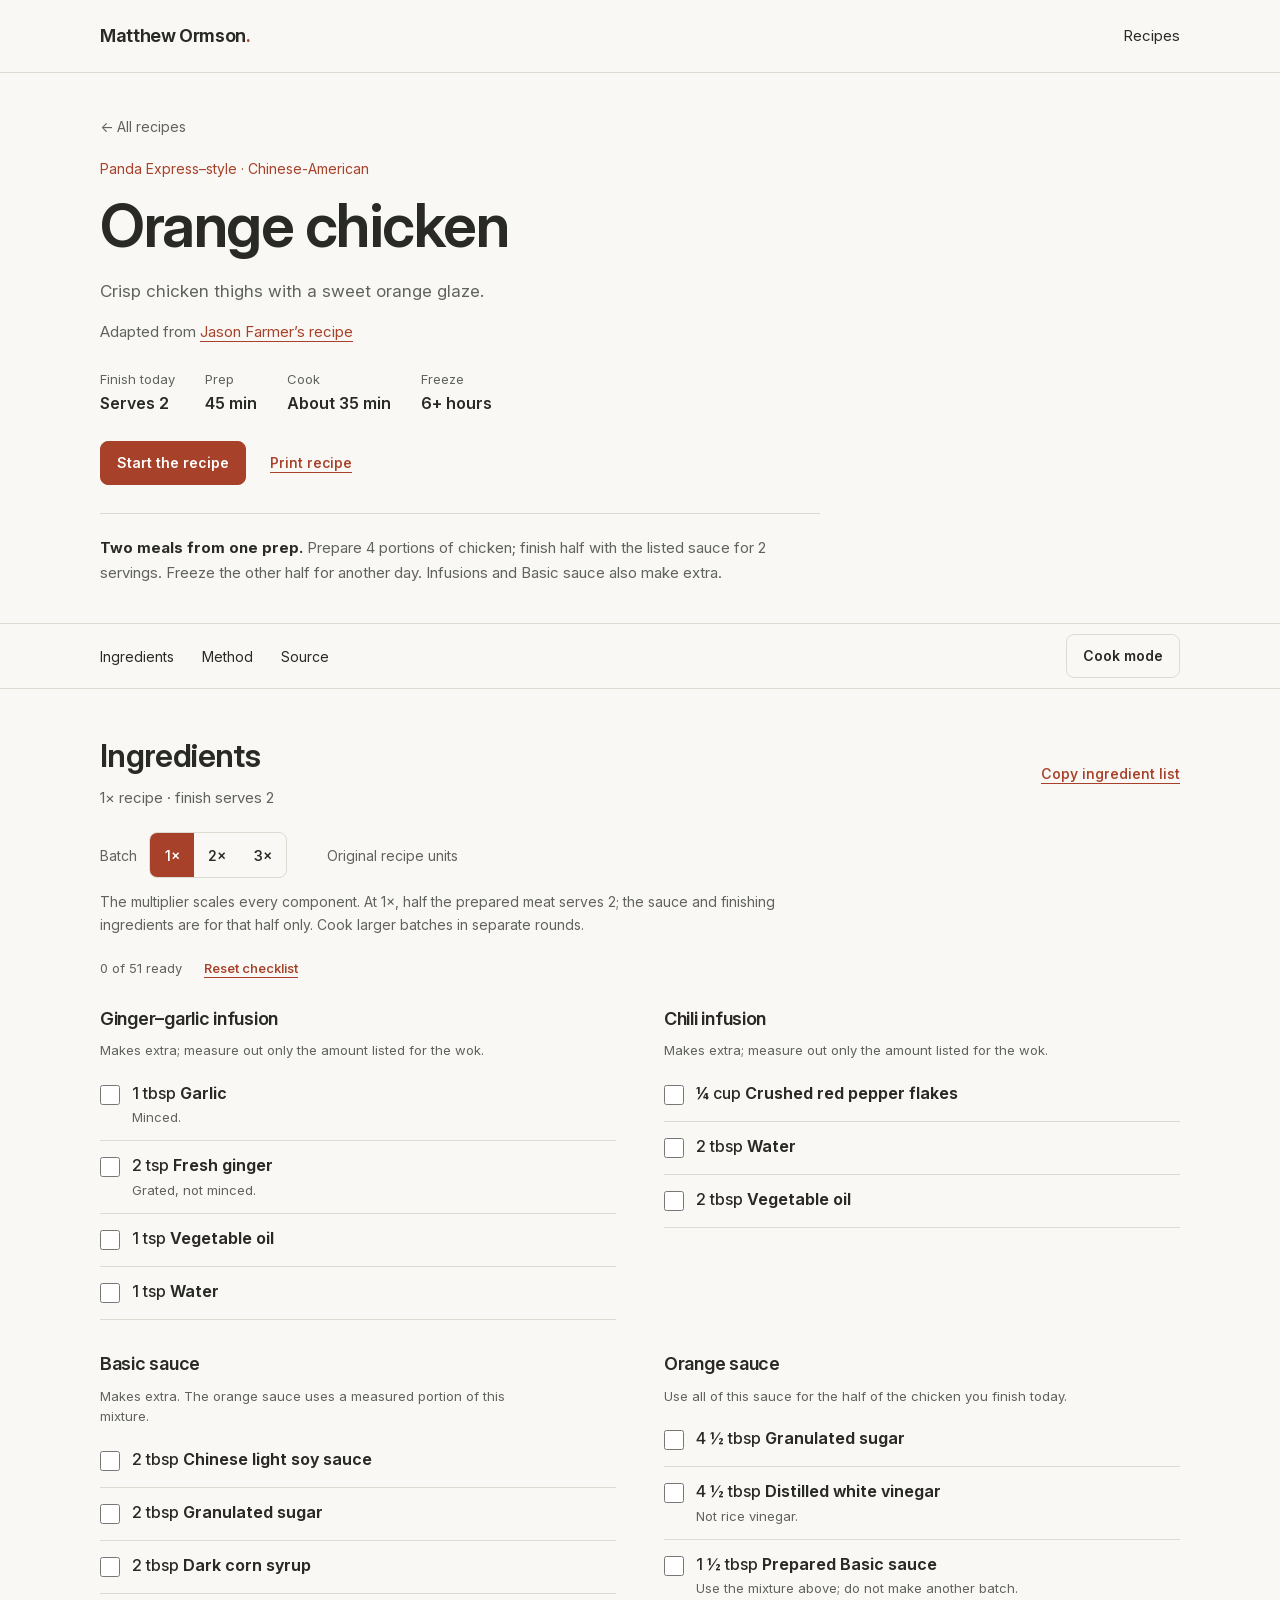
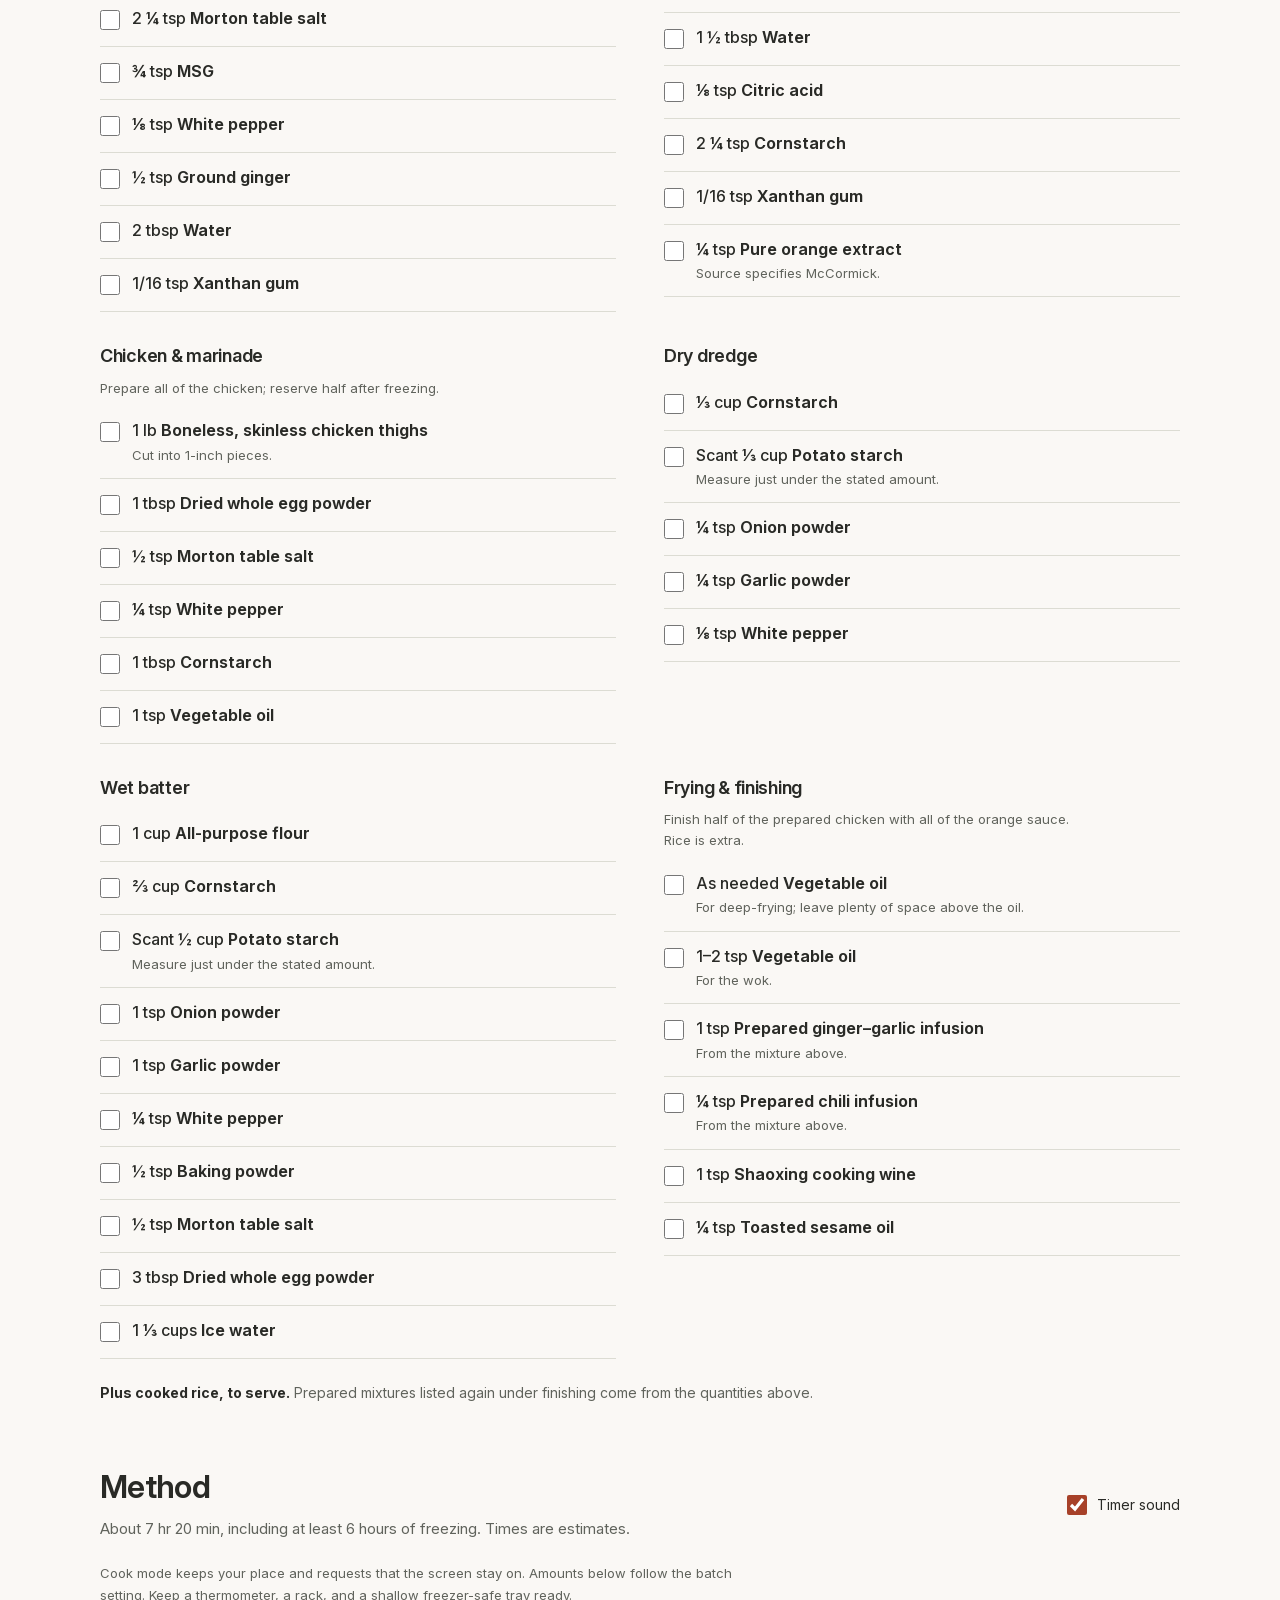
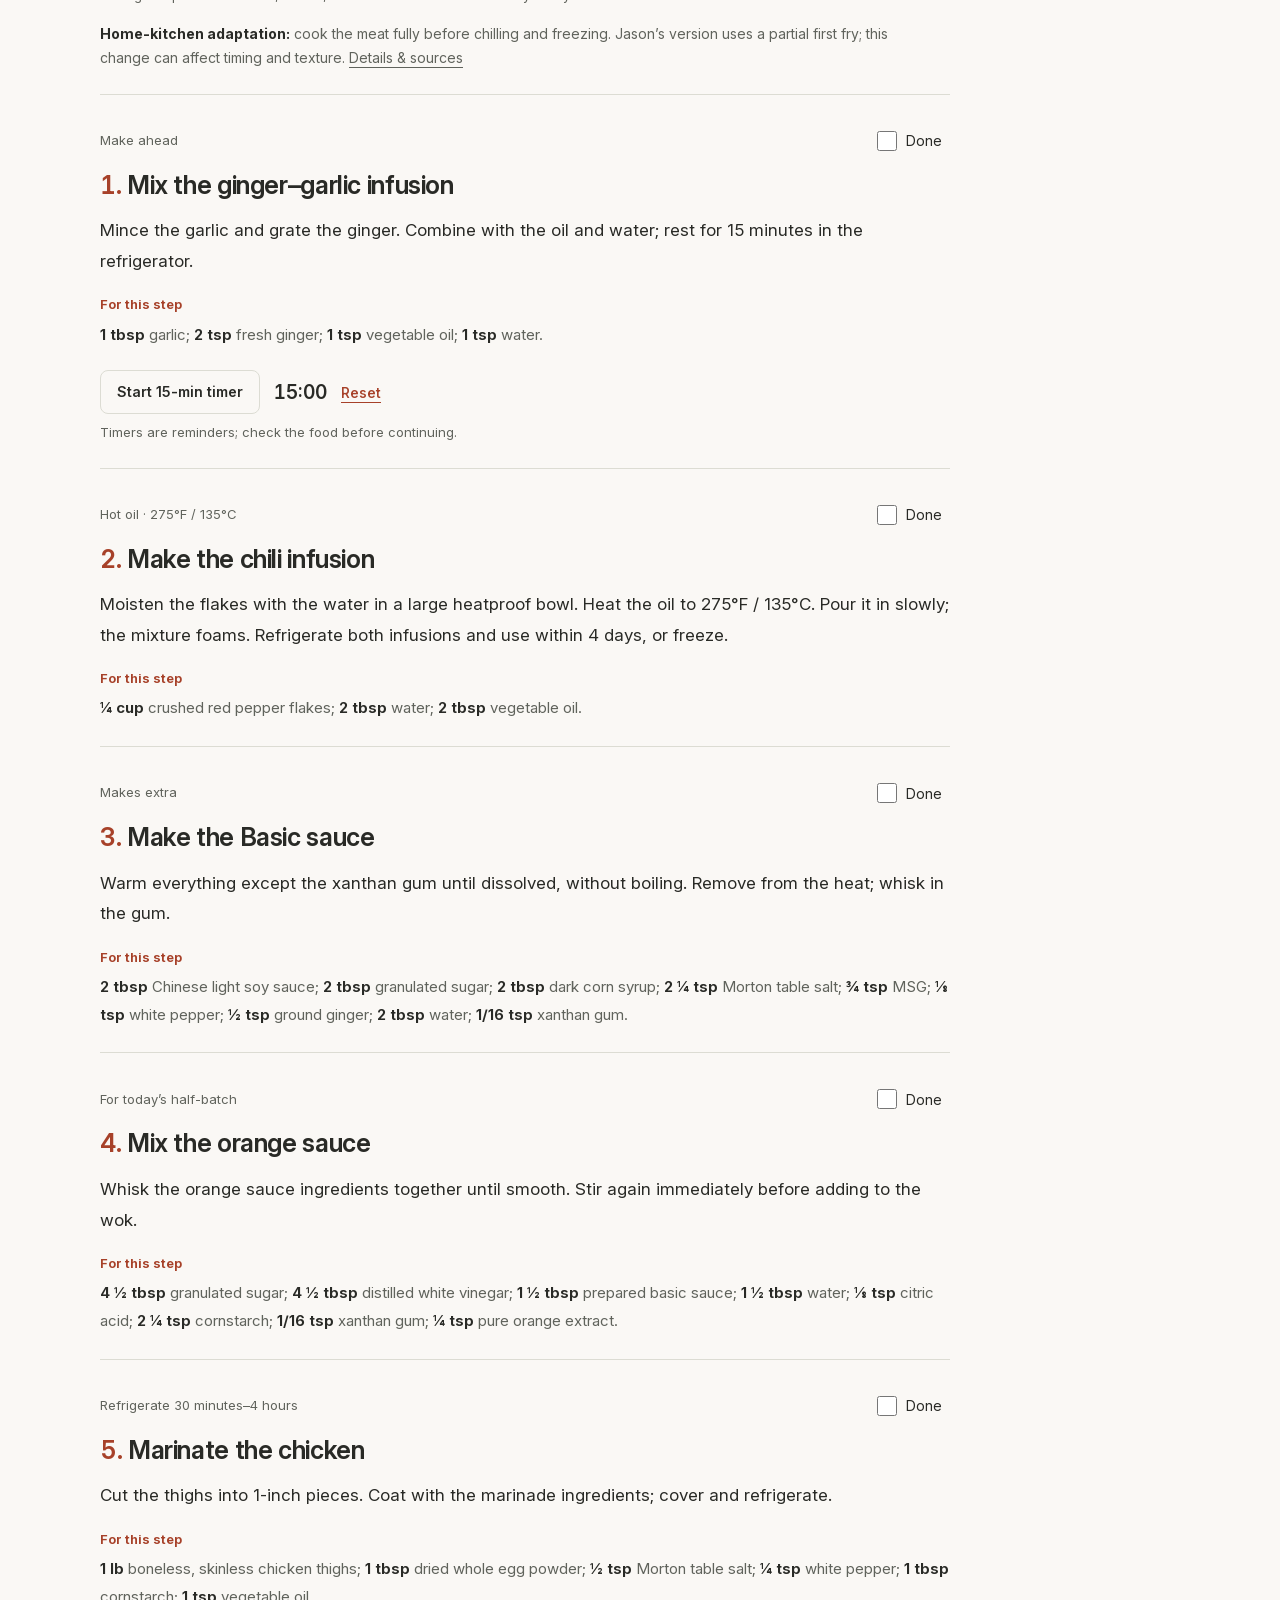
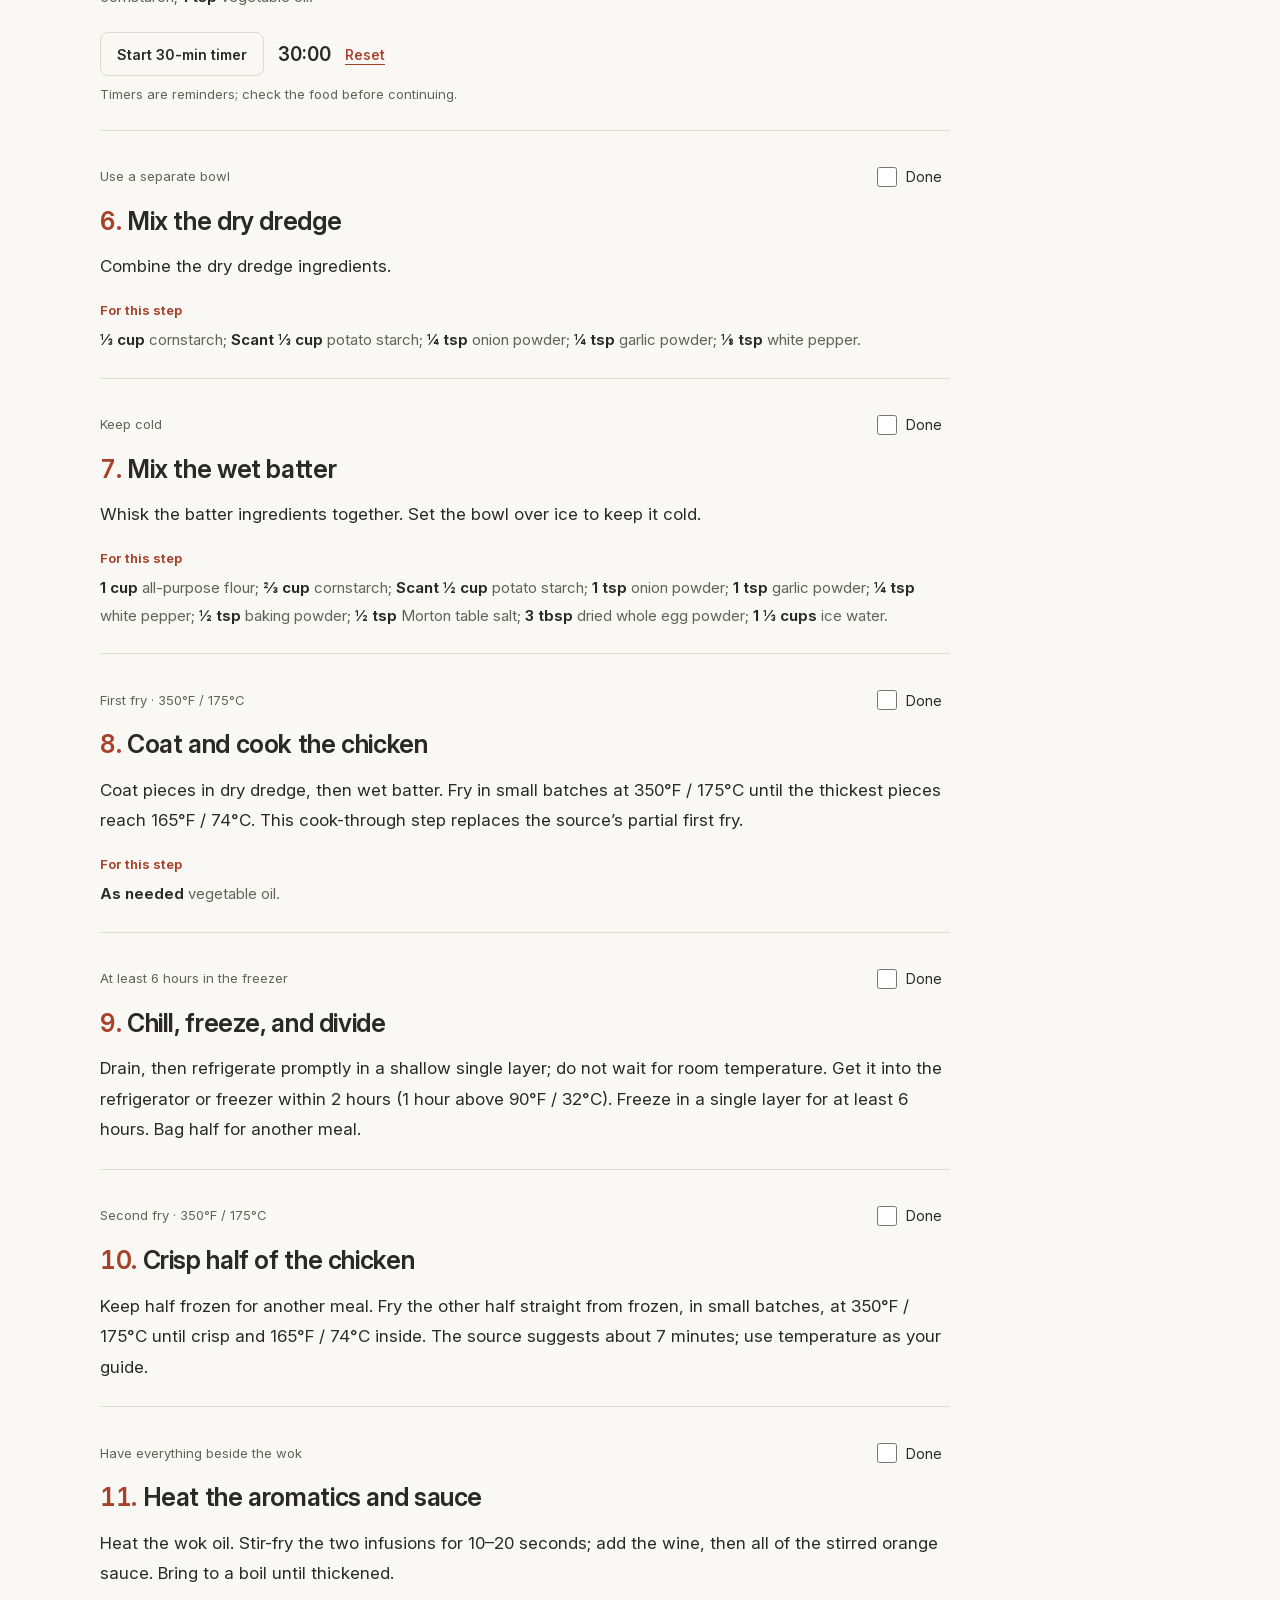
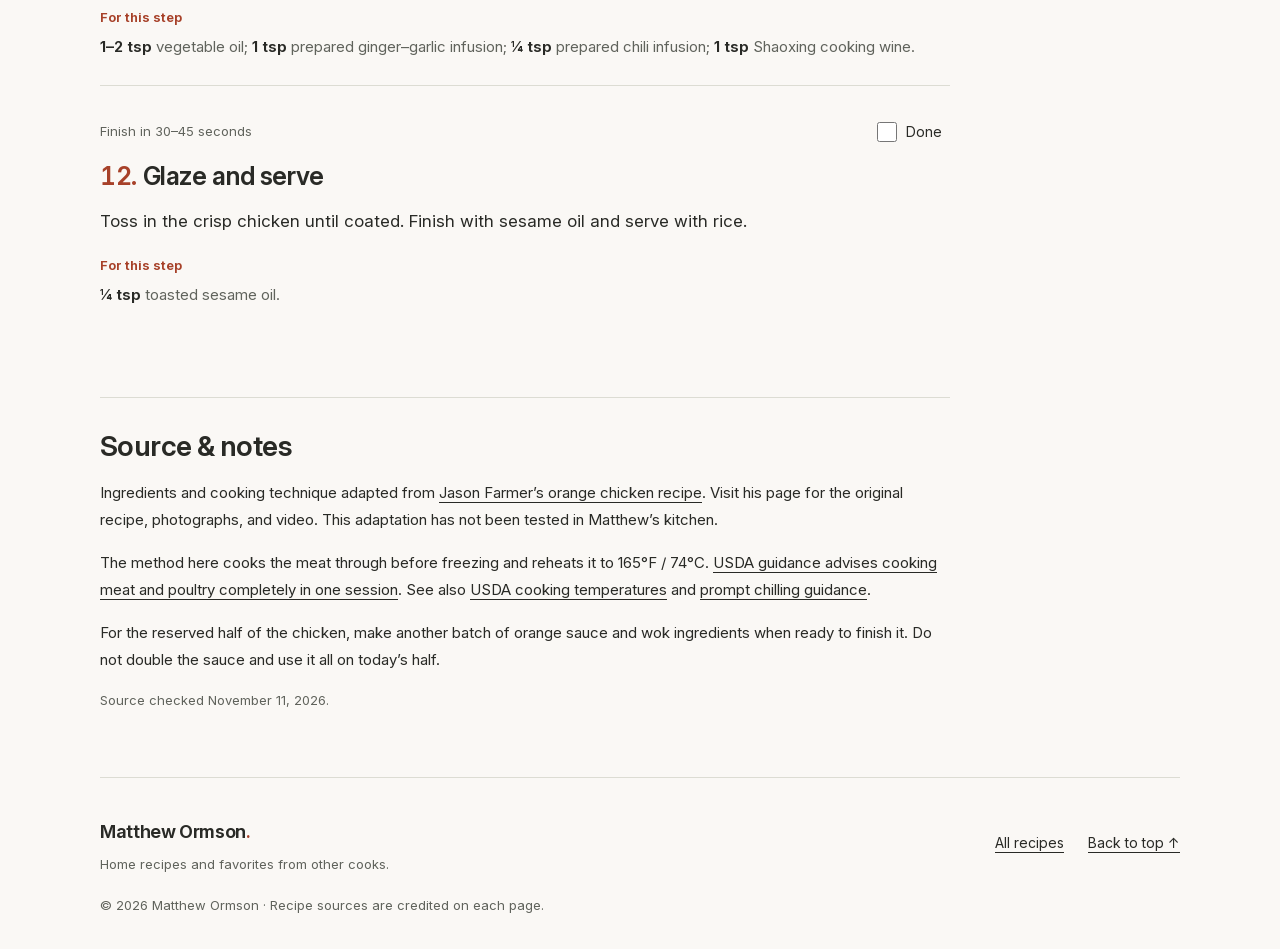
<file: recipes/orange-chicken/index.html>
<!doctype html>
<html lang="en"><head><meta charset="utf-8"><meta name="viewport" content="width=device-width,initial-scale=1"><title>Orange chicken — Matthew Ormson</title><meta name="description" content="Crisp chicken thighs with a sweet orange glaze. A make-ahead recipe adapted from Jason Farmer."><meta name="theme-color" content="#faf8f5"><link rel="canonical" href="https://matthewormson.com/recipes/orange-chicken/"><link rel="icon" href="/favicon.svg" type="image/svg+xml"><link rel="alternate icon" href="/favicon.ico"><link rel="preload" href="/assets/InterVariable.woff2" as="font" type="font/woff2" crossorigin><link rel="stylesheet" href="/recipes/thai-curry/style.css?v=2"><link rel="stylesheet" href="/assets/collection.css?v=1"><meta property="og:title" content="Orange chicken — Matthew Ormson"><meta property="og:description" content="Crisp chicken thighs with a sweet orange glaze. A make-ahead recipe adapted from Jason Farmer."><meta property="og:type" content="article"><script type="module" src="/assets/recipe.js?v=1"></script><script type="application/ld+json" id="recipe-schema">{"@context":"https://schema.org","@type":"Recipe","name":"Panda Express–style orange chicken","description":"Crisp chicken thighs with a sweet orange glaze. A make-ahead recipe adapted from Jason Farmer.","url":"https://matthewormson.com/recipes/orange-chicken/","author":{"@type":"Person","name":"Jason Farmer","url":"https://jasonfarmer.com/"},"isBasedOn":"https://jasonfarmer.com/panda-express-orange-chicken-recipe/","creditText":"Adapted from Jason Farmer, with a cook-through step before freezing.","recipeCuisine":"Chinese-American","recipeCategory":"Main course","recipeYield":"2 servings, plus prepared meat for 2 more","recipeIngredient":["Ginger–garlic infusion: 1 tbsp Garlic (Minced.)","Ginger–garlic infusion: 2 tsp Fresh ginger (Grated, not minced.)","Ginger–garlic infusion: 1 tsp Vegetable oil","Ginger–garlic infusion: 1 tsp Water","Chili infusion: ¼ cup Crushed red pepper flakes","Chili infusion: 2 tbsp Water","Chili infusion: 2 tbsp Vegetable oil","Basic sauce: 2 tbsp Chinese light soy sauce","Basic sauce: 2 tbsp Granulated sugar","Basic sauce: 2 tbsp Dark corn syrup","Basic sauce: 2 ¼ tsp Morton table salt","Basic sauce: ¾ tsp MSG","Basic sauce: ⅛ tsp White pepper","Basic sauce: ½ tsp Ground ginger","Basic sauce: 2 tbsp Water","Basic sauce: 1/16 tsp Xanthan gum","Orange sauce: 4 ½ tbsp Granulated sugar","Orange sauce: 4 ½ tbsp Distilled white vinegar (Not rice vinegar.)","Orange sauce: 1 ½ tbsp Prepared Basic sauce (Use the mixture above; do not make another batch.)","Orange sauce: 1 ½ tbsp Water","Orange sauce: ⅛ tsp Citric acid","Orange sauce: 2 ¼ tsp Cornstarch","Orange sauce: 1/16 tsp Xanthan gum","Orange sauce: ¼ tsp Pure orange extract (Source specifies McCormick.)","Chicken & marinade: 1 lb Boneless, skinless chicken thighs (Cut into 1-inch pieces.)","Chicken & marinade: 1 tbsp Dried whole egg powder","Chicken & marinade: ½ tsp Morton table salt","Chicken & marinade: ¼ tsp White pepper","Chicken & marinade: 1 tbsp Cornstarch","Chicken & marinade: 1 tsp Vegetable oil","Dry dredge: ⅓ cup Cornstarch","Dry dredge: Scant ⅓ cup Potato starch (Measure just under the stated amount.)","Dry dredge: ¼ tsp Onion powder","Dry dredge: ¼ tsp Garlic powder","Dry dredge: ⅛ tsp White pepper","Wet batter: 1 cup All-purpose flour","Wet batter: ⅔ cup Cornstarch","Wet batter: Scant ½ cup Potato starch (Measure just under the stated amount.)","Wet batter: 1 tsp Onion powder","Wet batter: 1 tsp Garlic powder","Wet batter: ¼ tsp White pepper","Wet batter: ½ tsp Baking powder","Wet batter: ½ tsp Morton table salt","Wet batter: 3 tbsp Dried whole egg powder","Wet batter: 1 ⅓ cups Ice water","Frying & finishing: As needed Vegetable oil (For deep-frying; leave plenty of space above the oil.)","Frying & finishing: 1–2 tsp Vegetable oil (For the wok.)","Frying & finishing: 1 tsp Prepared ginger–garlic infusion (From the mixture above.)","Frying & finishing: ¼ tsp Prepared chili infusion (From the mixture above.)","Frying & finishing: 1 tsp Shaoxing cooking wine","Frying & finishing: ¼ tsp Toasted sesame oil"],"recipeInstructions":[{"@type":"HowToStep","name":"Mix the ginger–garlic infusion","text":"1 tbsp garlic; 2 tsp fresh ginger; 1 tsp vegetable oil; 1 tsp water. Mince the garlic and grate the ginger. Combine with the oil and water; rest for 15 minutes in the refrigerator.","url":"https://matthewormson.com/recipes/orange-chicken/#step-1"},{"@type":"HowToStep","name":"Make the chili infusion","text":"¼ cup crushed red pepper flakes; 2 tbsp water; 2 tbsp vegetable oil. Moisten the flakes with the water in a large heatproof bowl. Heat the oil to 275°F / 135°C. Pour it in slowly; the mixture foams. Refrigerate both infusions and use within 4 days, or freeze.","url":"https://matthewormson.com/recipes/orange-chicken/#step-2"},{"@type":"HowToStep","name":"Make the Basic sauce","text":"2 tbsp Chinese light soy sauce; 2 tbsp granulated sugar; 2 tbsp dark corn syrup; 2 ¼ tsp Morton table salt; ¾ tsp MSG; ⅛ tsp white pepper; ½ tsp ground ginger; 2 tbsp water; 1/16 tsp xanthan gum. Warm everything except the xanthan gum until dissolved, without boiling. Remove from the heat; whisk in the gum.","url":"https://matthewormson.com/recipes/orange-chicken/#step-3"},{"@type":"HowToStep","name":"Mix the orange sauce","text":"4 ½ tbsp granulated sugar; 4 ½ tbsp distilled white vinegar; 1 ½ tbsp prepared basic sauce; 1 ½ tbsp water; ⅛ tsp citric acid; 2 ¼ tsp cornstarch; 1/16 tsp xanthan gum; ¼ tsp pure orange extract. Whisk the orange sauce ingredients together until smooth. Stir again immediately before adding to the wok.","url":"https://matthewormson.com/recipes/orange-chicken/#step-4"},{"@type":"HowToStep","name":"Marinate the chicken","text":"1 lb boneless, skinless chicken thighs; 1 tbsp dried whole egg powder; ½ tsp Morton table salt; ¼ tsp white pepper; 1 tbsp cornstarch; 1 tsp vegetable oil. Cut the thighs into 1-inch pieces. Coat with the marinade ingredients; cover and refrigerate.","url":"https://matthewormson.com/recipes/orange-chicken/#step-5"},{"@type":"HowToStep","name":"Mix the dry dredge","text":"⅓ cup cornstarch; Scant ⅓ cup potato starch; ¼ tsp onion powder; ¼ tsp garlic powder; ⅛ tsp white pepper. Combine the dry dredge ingredients.","url":"https://matthewormson.com/recipes/orange-chicken/#step-6"},{"@type":"HowToStep","name":"Mix the wet batter","text":"1 cup all-purpose flour; ⅔ cup cornstarch; Scant ½ cup potato starch; 1 tsp onion powder; 1 tsp garlic powder; ¼ tsp white pepper; ½ tsp baking powder; ½ tsp Morton table salt; 3 tbsp dried whole egg powder; 1 ⅓ cups ice water. Whisk the batter ingredients together. Set the bowl over ice to keep it cold.","url":"https://matthewormson.com/recipes/orange-chicken/#step-7"},{"@type":"HowToStep","name":"Coat and cook the chicken","text":"As needed vegetable oil. Coat pieces in dry dredge, then wet batter. Fry in small batches at 350°F / 175°C until the thickest pieces reach 165°F / 74°C. This cook-through step replaces the source’s partial first fry.","url":"https://matthewormson.com/recipes/orange-chicken/#step-8"},{"@type":"HowToStep","name":"Chill, freeze, and divide","text":"Drain, then refrigerate promptly in a shallow single layer; do not wait for room temperature. Get it into the refrigerator or freezer within 2 hours (1 hour above 90°F / 32°C). Freeze in a single layer for at least 6 hours. Bag half for another meal.","url":"https://matthewormson.com/recipes/orange-chicken/#step-9"},{"@type":"HowToStep","name":"Crisp half of the chicken","text":"Keep half frozen for another meal. Fry the other half straight from frozen, in small batches, at 350°F / 175°C until crisp and 165°F / 74°C inside. The source suggests about 7 minutes; use temperature as your guide.","url":"https://matthewormson.com/recipes/orange-chicken/#step-10"},{"@type":"HowToStep","name":"Heat the aromatics and sauce","text":"1–2 tsp vegetable oil; 1 tsp prepared ginger–garlic infusion; ¼ tsp prepared chili infusion; 1 tsp Shaoxing cooking wine. Heat the wok oil. Stir-fry the two infusions for 10–20 seconds; add the wine, then all of the stirred orange sauce. Bring to a boil until thickened.","url":"https://matthewormson.com/recipes/orange-chicken/#step-11"},{"@type":"HowToStep","name":"Glaze and serve","text":"¼ tsp toasted sesame oil. Toss in the crisp chicken until coated. Finish with sesame oil and serve with rice.","url":"https://matthewormson.com/recipes/orange-chicken/#step-12"}]}</script></head>
<body class="source-recipe"><a class="skip-link" href="#main">Skip to content</a><header class="site-header" id="top"><div class="wrap header-inner"><a class="brand" href="/">Matthew Ormson<span class="brand-dot" aria-hidden="true">.</span></a><nav aria-label="Main navigation"><a href="/recipes/">Recipes</a></nav></div></header><main id="main"><div class="wrap text-hero"><a class="breadcrumb" href="/recipes/">← All recipes</a><p class="eyebrow">Panda Express–style · Chinese-American</p><h1>Orange chicken</h1><p class="lead">Crisp chicken thighs with a sweet orange glaze.</p><p class="recipe-byline">Adapted from <a href="https://jasonfarmer.com/panda-express-orange-chicken-recipe/">Jason Farmer’s recipe</a></p><dl class="recipe-facts"><div><dt>Finish today</dt><dd>Serves <span data-servings>2</span></dd></div><div><dt>Prep</dt><dd>45 min</dd></div><div><dt>Cook</dt><dd>About 35 min</dd></div><div><dt>Freeze</dt><dd>6+ hours</dd></div></dl><div class="hero-actions"><a class="button primary" href="#ingredients">Start the recipe</a><button type="button" class="text-button" id="print-recipe">Print recipe</button></div><p class="batch-explainer"><strong>Two meals from one prep.</strong> Prepare <span data-prepared-servings>4</span> portions of chicken; finish half with the listed sauce for <span data-servings>2</span> servings. Freeze the other half for another day. Infusions and Basic sauce also make extra.</p></div>
<div class="toolbar"><div class="wrap toolbar-inner"><nav class="section-nav" aria-label="Recipe sections"><a href="#ingredients">Ingredients</a><a href="#method">Method</a><a href="#source">Source</a></nav><div class="cook-navigation" hidden><button class="button" type="button" id="previous-step" aria-label="Previous step">←</button><span id="step-indicator">Step 1 of 12</span><button class="button" type="button" id="next-step" aria-label="Next step">→</button><a class="cook-ingredients" href="#ingredients">Ingredients</a></div><span class="wake-status" id="wake-status" hidden></span><button class="button cook-button" type="button" id="cook-mode" aria-pressed="false">Cook mode</button></div></div>
<div class="wrap recipe-content"><section class="section" id="ingredients"><div class="section-heading"><div><h2>Ingredients</h2><p data-batch-label>1× recipe · finish serves 2</p></div><button type="button" class="text-button" id="copy-ingredients">Copy ingredient list</button></div><div class="recipe-settings"><div class="setting"><span>Batch</span><div class="segmented" role="group" aria-label="Recipe batch size"><button type="button" data-scale="1" aria-pressed="true">1×</button><button type="button" data-scale="2" aria-pressed="false">2×</button><button type="button" data-scale="3" aria-pressed="false">3×</button></div></div><p class="units-note">Original recipe units</p></div><p class="scaling-note">The multiplier scales every component. At 1×, half the prepared meat serves 2; the sauce and finishing ingredients are for that half only. Cook larger batches in separate rounds.</p><div class="checklist-tools"><span id="ingredient-count">0 of 51 ready</span><button type="button" class="text-button" id="reset-ingredients">Reset checklist</button></div><div class="ingredient-groups"><div class="ingredient-group" id="group-aromatic"><h3>Ginger–garlic infusion</h3><p class="group-note">Makes extra; measure out only the amount listed for the wok.</p><ul class="ingredient-list"><li><label class="ingredient-row"><input type="checkbox" data-ingredient="gg-garlic"><span><span class="ingredient-line"><strong data-amount="gg-garlic">1 tbsp</strong> <span class="ingredient-name">Garlic</span></span><span class="ingredient-note">Minced.</span></span></label></li><li><label class="ingredient-row"><input type="checkbox" data-ingredient="gg-ginger"><span><span class="ingredient-line"><strong data-amount="gg-ginger">2 tsp</strong> <span class="ingredient-name">Fresh ginger</span></span><span class="ingredient-note">Grated, not minced.</span></span></label></li><li><label class="ingredient-row"><input type="checkbox" data-ingredient="gg-oil"><span><span class="ingredient-line"><strong data-amount="gg-oil">1 tsp</strong> <span class="ingredient-name">Vegetable oil</span></span></span></label></li><li><label class="ingredient-row"><input type="checkbox" data-ingredient="gg-water"><span><span class="ingredient-line"><strong data-amount="gg-water">1 tsp</strong> <span class="ingredient-name">Water</span></span></span></label></li></ul></div><div class="ingredient-group" id="group-chili"><h3>Chili infusion</h3><p class="group-note">Makes extra; measure out only the amount listed for the wok.</p><ul class="ingredient-list"><li><label class="ingredient-row"><input type="checkbox" data-ingredient="chili-flakes"><span><span class="ingredient-line"><strong data-amount="chili-flakes">¼ cup</strong> <span class="ingredient-name">Crushed red pepper flakes</span></span></span></label></li><li><label class="ingredient-row"><input type="checkbox" data-ingredient="chili-water"><span><span class="ingredient-line"><strong data-amount="chili-water">2 tbsp</strong> <span class="ingredient-name">Water</span></span></span></label></li><li><label class="ingredient-row"><input type="checkbox" data-ingredient="chili-oil"><span><span class="ingredient-line"><strong data-amount="chili-oil">2 tbsp</strong> <span class="ingredient-name">Vegetable oil</span></span></span></label></li></ul></div><div class="ingredient-group" id="group-basic"><h3>Basic sauce</h3><p class="group-note">Makes extra. The orange sauce uses a measured portion of this mixture.</p><ul class="ingredient-list"><li><label class="ingredient-row"><input type="checkbox" data-ingredient="basic-soy"><span><span class="ingredient-line"><strong data-amount="basic-soy">2 tbsp</strong> <span class="ingredient-name">Chinese light soy sauce</span></span></span></label></li><li><label class="ingredient-row"><input type="checkbox" data-ingredient="basic-sugar"><span><span class="ingredient-line"><strong data-amount="basic-sugar">2 tbsp</strong> <span class="ingredient-name">Granulated sugar</span></span></span></label></li><li><label class="ingredient-row"><input type="checkbox" data-ingredient="basic-syrup"><span><span class="ingredient-line"><strong data-amount="basic-syrup">2 tbsp</strong> <span class="ingredient-name">Dark corn syrup</span></span></span></label></li><li><label class="ingredient-row"><input type="checkbox" data-ingredient="basic-salt"><span><span class="ingredient-line"><strong data-amount="basic-salt">2 ¼ tsp</strong> <span class="ingredient-name">Morton table salt</span></span></span></label></li><li><label class="ingredient-row"><input type="checkbox" data-ingredient="basic-msg"><span><span class="ingredient-line"><strong data-amount="basic-msg">¾ tsp</strong> <span class="ingredient-name">MSG</span></span></span></label></li><li><label class="ingredient-row"><input type="checkbox" data-ingredient="basic-pepper"><span><span class="ingredient-line"><strong data-amount="basic-pepper">⅛ tsp</strong> <span class="ingredient-name">White pepper</span></span></span></label></li><li><label class="ingredient-row"><input type="checkbox" data-ingredient="basic-ginger"><span><span class="ingredient-line"><strong data-amount="basic-ginger">½ tsp</strong> <span class="ingredient-name">Ground ginger</span></span></span></label></li><li><label class="ingredient-row"><input type="checkbox" data-ingredient="basic-water"><span><span class="ingredient-line"><strong data-amount="basic-water">2 tbsp</strong> <span class="ingredient-name">Water</span></span></span></label></li><li><label class="ingredient-row"><input type="checkbox" data-ingredient="basic-gum"><span><span class="ingredient-line"><strong data-amount="basic-gum">1/16 tsp</strong> <span class="ingredient-name">Xanthan gum</span></span></span></label></li></ul></div><div class="ingredient-group" id="group-orange"><h3>Orange sauce</h3><p class="group-note">Use all of this sauce for the half of the chicken you finish today.</p><ul class="ingredient-list"><li><label class="ingredient-row"><input type="checkbox" data-ingredient="orange-sugar"><span><span class="ingredient-line"><strong data-amount="orange-sugar">4 ½ tbsp</strong> <span class="ingredient-name">Granulated sugar</span></span></span></label></li><li><label class="ingredient-row"><input type="checkbox" data-ingredient="orange-vinegar"><span><span class="ingredient-line"><strong data-amount="orange-vinegar">4 ½ tbsp</strong> <span class="ingredient-name">Distilled white vinegar</span></span><span class="ingredient-note">Not rice vinegar.</span></span></label></li><li><label class="ingredient-row"><input type="checkbox" data-ingredient="orange-basic"><span><span class="ingredient-line"><strong data-amount="orange-basic">1 ½ tbsp</strong> <span class="ingredient-name">Prepared Basic sauce</span></span><span class="ingredient-note">Use the mixture above; do not make another batch.</span></span></label></li><li><label class="ingredient-row"><input type="checkbox" data-ingredient="orange-water"><span><span class="ingredient-line"><strong data-amount="orange-water">1 ½ tbsp</strong> <span class="ingredient-name">Water</span></span></span></label></li><li><label class="ingredient-row"><input type="checkbox" data-ingredient="orange-acid"><span><span class="ingredient-line"><strong data-amount="orange-acid">⅛ tsp</strong> <span class="ingredient-name">Citric acid</span></span></span></label></li><li><label class="ingredient-row"><input type="checkbox" data-ingredient="orange-starch"><span><span class="ingredient-line"><strong data-amount="orange-starch">2 ¼ tsp</strong> <span class="ingredient-name">Cornstarch</span></span></span></label></li><li><label class="ingredient-row"><input type="checkbox" data-ingredient="orange-gum"><span><span class="ingredient-line"><strong data-amount="orange-gum">1/16 tsp</strong> <span class="ingredient-name">Xanthan gum</span></span></span></label></li><li><label class="ingredient-row"><input type="checkbox" data-ingredient="orange-extract"><span><span class="ingredient-line"><strong data-amount="orange-extract">¼ tsp</strong> <span class="ingredient-name">Pure orange extract</span></span><span class="ingredient-note">Source specifies McCormick.</span></span></label></li></ul></div><div class="ingredient-group" id="group-marinade"><h3>Chicken & marinade</h3><p class="group-note">Prepare all of the chicken; reserve half after freezing.</p><ul class="ingredient-list"><li><label class="ingredient-row"><input type="checkbox" data-ingredient="meat"><span><span class="ingredient-line"><strong data-amount="meat">1 lb</strong> <span class="ingredient-name">Boneless, skinless chicken thighs</span></span><span class="ingredient-note">Cut into 1-inch pieces.</span></span></label></li><li><label class="ingredient-row"><input type="checkbox" data-ingredient="marinade-egg"><span><span class="ingredient-line"><strong data-amount="marinade-egg">1 tbsp</strong> <span class="ingredient-name">Dried whole egg powder</span></span></span></label></li><li><label class="ingredient-row"><input type="checkbox" data-ingredient="marinade-salt"><span><span class="ingredient-line"><strong data-amount="marinade-salt">½ tsp</strong> <span class="ingredient-name">Morton table salt</span></span></span></label></li><li><label class="ingredient-row"><input type="checkbox" data-ingredient="marinade-pepper"><span><span class="ingredient-line"><strong data-amount="marinade-pepper">¼ tsp</strong> <span class="ingredient-name">White pepper</span></span></span></label></li><li><label class="ingredient-row"><input type="checkbox" data-ingredient="marinade-starch"><span><span class="ingredient-line"><strong data-amount="marinade-starch">1 tbsp</strong> <span class="ingredient-name">Cornstarch</span></span></span></label></li><li><label class="ingredient-row"><input type="checkbox" data-ingredient="marinade-oil"><span><span class="ingredient-line"><strong data-amount="marinade-oil">1 tsp</strong> <span class="ingredient-name">Vegetable oil</span></span></span></label></li></ul></div><div class="ingredient-group" id="group-dredge"><h3>Dry dredge</h3><ul class="ingredient-list"><li><label class="ingredient-row"><input type="checkbox" data-ingredient="dry-corn"><span><span class="ingredient-line"><strong data-amount="dry-corn">⅓ cup</strong> <span class="ingredient-name">Cornstarch</span></span></span></label></li><li><label class="ingredient-row"><input type="checkbox" data-ingredient="dry-potato"><span><span class="ingredient-line"><strong data-amount="dry-potato">Scant ⅓ cup</strong> <span class="ingredient-name">Potato starch</span></span><span class="ingredient-note">Measure just under the stated amount.</span></span></label></li><li><label class="ingredient-row"><input type="checkbox" data-ingredient="dry-onion"><span><span class="ingredient-line"><strong data-amount="dry-onion">¼ tsp</strong> <span class="ingredient-name">Onion powder</span></span></span></label></li><li><label class="ingredient-row"><input type="checkbox" data-ingredient="dry-garlic"><span><span class="ingredient-line"><strong data-amount="dry-garlic">¼ tsp</strong> <span class="ingredient-name">Garlic powder</span></span></span></label></li><li><label class="ingredient-row"><input type="checkbox" data-ingredient="dry-pepper"><span><span class="ingredient-line"><strong data-amount="dry-pepper">⅛ tsp</strong> <span class="ingredient-name">White pepper</span></span></span></label></li></ul></div><div class="ingredient-group" id="group-batter"><h3>Wet batter</h3><ul class="ingredient-list"><li><label class="ingredient-row"><input type="checkbox" data-ingredient="wet-flour"><span><span class="ingredient-line"><strong data-amount="wet-flour">1 cup</strong> <span class="ingredient-name">All-purpose flour</span></span></span></label></li><li><label class="ingredient-row"><input type="checkbox" data-ingredient="wet-corn"><span><span class="ingredient-line"><strong data-amount="wet-corn">⅔ cup</strong> <span class="ingredient-name">Cornstarch</span></span></span></label></li><li><label class="ingredient-row"><input type="checkbox" data-ingredient="wet-potato"><span><span class="ingredient-line"><strong data-amount="wet-potato">Scant ½ cup</strong> <span class="ingredient-name">Potato starch</span></span><span class="ingredient-note">Measure just under the stated amount.</span></span></label></li><li><label class="ingredient-row"><input type="checkbox" data-ingredient="wet-onion"><span><span class="ingredient-line"><strong data-amount="wet-onion">1 tsp</strong> <span class="ingredient-name">Onion powder</span></span></span></label></li><li><label class="ingredient-row"><input type="checkbox" data-ingredient="wet-garlic"><span><span class="ingredient-line"><strong data-amount="wet-garlic">1 tsp</strong> <span class="ingredient-name">Garlic powder</span></span></span></label></li><li><label class="ingredient-row"><input type="checkbox" data-ingredient="wet-pepper"><span><span class="ingredient-line"><strong data-amount="wet-pepper">¼ tsp</strong> <span class="ingredient-name">White pepper</span></span></span></label></li><li><label class="ingredient-row"><input type="checkbox" data-ingredient="wet-baking"><span><span class="ingredient-line"><strong data-amount="wet-baking">½ tsp</strong> <span class="ingredient-name">Baking powder</span></span></span></label></li><li><label class="ingredient-row"><input type="checkbox" data-ingredient="wet-salt"><span><span class="ingredient-line"><strong data-amount="wet-salt">½ tsp</strong> <span class="ingredient-name">Morton table salt</span></span></span></label></li><li><label class="ingredient-row"><input type="checkbox" data-ingredient="wet-egg"><span><span class="ingredient-line"><strong data-amount="wet-egg">3 tbsp</strong> <span class="ingredient-name">Dried whole egg powder</span></span></span></label></li><li><label class="ingredient-row"><input type="checkbox" data-ingredient="wet-water"><span><span class="ingredient-line"><strong data-amount="wet-water">1 ⅓ cups</strong> <span class="ingredient-name">Ice water</span></span></span></label></li></ul></div><div class="ingredient-group" id="group-finish"><h3>Frying & finishing</h3><p class="group-note">Finish half of the prepared chicken with all of the orange sauce. Rice is extra.</p><ul class="ingredient-list"><li><label class="ingredient-row"><input type="checkbox" data-ingredient="fry-oil"><span><span class="ingredient-line"><strong data-amount="fry-oil">As needed</strong> <span class="ingredient-name">Vegetable oil</span></span><span class="ingredient-note">For deep-frying; leave plenty of space above the oil.</span></span></label></li><li><label class="ingredient-row"><input type="checkbox" data-ingredient="wok-oil"><span><span class="ingredient-line"><strong data-amount="wok-oil">1–2 tsp</strong> <span class="ingredient-name">Vegetable oil</span></span><span class="ingredient-note">For the wok.</span></span></label></li><li><label class="ingredient-row"><input type="checkbox" data-ingredient="wok-gg"><span><span class="ingredient-line"><strong data-amount="wok-gg">1 tsp</strong> <span class="ingredient-name">Prepared ginger–garlic infusion</span></span><span class="ingredient-note">From the mixture above.</span></span></label></li><li><label class="ingredient-row"><input type="checkbox" data-ingredient="wok-chili"><span><span class="ingredient-line"><strong data-amount="wok-chili">¼ tsp</strong> <span class="ingredient-name">Prepared chili infusion</span></span><span class="ingredient-note">From the mixture above.</span></span></label></li><li><label class="ingredient-row"><input type="checkbox" data-ingredient="wok-wine"><span><span class="ingredient-line"><strong data-amount="wok-wine">1 tsp</strong> <span class="ingredient-name">Shaoxing cooking wine</span></span></span></label></li><li><label class="ingredient-row"><input type="checkbox" data-ingredient="wok-sesame"><span><span class="ingredient-line"><strong data-amount="wok-sesame">¼ tsp</strong> <span class="ingredient-name">Toasted sesame oil</span></span></span></label></li></ul></div></div><p class="recipe-note"><strong>Plus cooked rice, to serve.</strong> Prepared mixtures listed again under finishing come from the quantities above.</p></section>
<section class="section" id="method"><div class="section-heading"><div><h2>Method</h2><p>About 7 hr 20 min, including at least 6 hours of freezing. Times are estimates.</p></div><label class="sound-control"><input type="checkbox" id="timer-sound" checked>Timer sound</label></div><p class="cook-help">Cook mode keeps your place and requests that the screen stay on. Amounts below follow the batch setting. Keep a thermometer, a rack, and a shallow freezer-safe tray ready.</p><p class="method-adaptation"><strong>Home-kitchen adaptation:</strong> cook the meat fully before chilling and freezing. Jason’s version uses a partial first fry; this change can affect timing and texture. <a href="#source">Details &amp; sources</a></p><div class="steps"><article class="step" id="step-1" data-step="1"><div class="step-copy"><div class="step-top"><span class="step-tag">Make ahead</span><label class="step-done"><input type="checkbox" data-step-check="1" aria-label="Mark step 1 complete">Done</label></div><h3 tabindex="-1"><span class="step-number">1.</span> Mix the ginger–garlic infusion</h3><p>Mince the garlic and grate the ginger. Combine with the oil and water; rest for 15 minutes in the refrigerator.</p><p class="step-amounts"><span class="amounts-label">For this step</span><strong data-amount="gg-garlic">1 tbsp</strong> garlic; <strong data-amount="gg-ginger">2 tsp</strong> fresh ginger; <strong data-amount="gg-oil">1 tsp</strong> vegetable oil; <strong data-amount="gg-water">1 tsp</strong> water.</p><div class="timer" data-minutes="15" data-timer="step-1"><div class="timer-controls"><button type="button" class="button timer-toggle">Start 15-min timer</button><output class="timer-readout" aria-label="Time remaining">15:00</output><button type="button" class="text-button timer-reset">Reset</button></div><p class="timer-alert" role="status" hidden>Time’s up. Check the food.</p><button type="button" class="text-button timer-dismiss" hidden>Dismiss alert</button><small>Timers are reminders; check the food before continuing.</small></div></div></article><article class="step" id="step-2" data-step="2"><div class="step-copy"><div class="step-top"><span class="step-tag">Hot oil · 275°F / 135°C</span><label class="step-done"><input type="checkbox" data-step-check="2" aria-label="Mark step 2 complete">Done</label></div><h3 tabindex="-1"><span class="step-number">2.</span> Make the chili infusion</h3><p>Moisten the flakes with the water in a large heatproof bowl. Heat the oil to 275°F / 135°C. Pour it in slowly; the mixture foams. Refrigerate both infusions and use within 4 days, or freeze.</p><p class="step-amounts"><span class="amounts-label">For this step</span><strong data-amount="chili-flakes">¼ cup</strong> crushed red pepper flakes; <strong data-amount="chili-water">2 tbsp</strong> water; <strong data-amount="chili-oil">2 tbsp</strong> vegetable oil.</p></div></article><article class="step" id="step-3" data-step="3"><div class="step-copy"><div class="step-top"><span class="step-tag">Makes extra</span><label class="step-done"><input type="checkbox" data-step-check="3" aria-label="Mark step 3 complete">Done</label></div><h3 tabindex="-1"><span class="step-number">3.</span> Make the Basic sauce</h3><p>Warm everything except the xanthan gum until dissolved, without boiling. Remove from the heat; whisk in the gum.</p><p class="step-amounts"><span class="amounts-label">For this step</span><strong data-amount="basic-soy">2 tbsp</strong> Chinese light soy sauce; <strong data-amount="basic-sugar">2 tbsp</strong> granulated sugar; <strong data-amount="basic-syrup">2 tbsp</strong> dark corn syrup; <strong data-amount="basic-salt">2 ¼ tsp</strong> Morton table salt; <strong data-amount="basic-msg">¾ tsp</strong> MSG; <strong data-amount="basic-pepper">⅛ tsp</strong> white pepper; <strong data-amount="basic-ginger">½ tsp</strong> ground ginger; <strong data-amount="basic-water">2 tbsp</strong> water; <strong data-amount="basic-gum">1/16 tsp</strong> xanthan gum.</p></div></article><article class="step" id="step-4" data-step="4"><div class="step-copy"><div class="step-top"><span class="step-tag">For today’s half-batch</span><label class="step-done"><input type="checkbox" data-step-check="4" aria-label="Mark step 4 complete">Done</label></div><h3 tabindex="-1"><span class="step-number">4.</span> Mix the orange sauce</h3><p>Whisk the orange sauce ingredients together until smooth. Stir again immediately before adding to the wok.</p><p class="step-amounts"><span class="amounts-label">For this step</span><strong data-amount="orange-sugar">4 ½ tbsp</strong> granulated sugar; <strong data-amount="orange-vinegar">4 ½ tbsp</strong> distilled white vinegar; <strong data-amount="orange-basic">1 ½ tbsp</strong> prepared basic sauce; <strong data-amount="orange-water">1 ½ tbsp</strong> water; <strong data-amount="orange-acid">⅛ tsp</strong> citric acid; <strong data-amount="orange-starch">2 ¼ tsp</strong> cornstarch; <strong data-amount="orange-gum">1/16 tsp</strong> xanthan gum; <strong data-amount="orange-extract">¼ tsp</strong> pure orange extract.</p></div></article><article class="step" id="step-5" data-step="5"><div class="step-copy"><div class="step-top"><span class="step-tag">Refrigerate 30 minutes–4 hours</span><label class="step-done"><input type="checkbox" data-step-check="5" aria-label="Mark step 5 complete">Done</label></div><h3 tabindex="-1"><span class="step-number">5.</span> Marinate the chicken</h3><p>Cut the thighs into 1-inch pieces. Coat with the marinade ingredients; cover and refrigerate.</p><p class="step-amounts"><span class="amounts-label">For this step</span><strong data-amount="meat">1 lb</strong> boneless, skinless chicken thighs; <strong data-amount="marinade-egg">1 tbsp</strong> dried whole egg powder; <strong data-amount="marinade-salt">½ tsp</strong> Morton table salt; <strong data-amount="marinade-pepper">¼ tsp</strong> white pepper; <strong data-amount="marinade-starch">1 tbsp</strong> cornstarch; <strong data-amount="marinade-oil">1 tsp</strong> vegetable oil.</p><div class="timer" data-minutes="30" data-timer="step-5"><div class="timer-controls"><button type="button" class="button timer-toggle">Start 30-min timer</button><output class="timer-readout" aria-label="Time remaining">30:00</output><button type="button" class="text-button timer-reset">Reset</button></div><p class="timer-alert" role="status" hidden>Time’s up. Check the food.</p><button type="button" class="text-button timer-dismiss" hidden>Dismiss alert</button><small>Timers are reminders; check the food before continuing.</small></div></div></article><article class="step" id="step-6" data-step="6"><div class="step-copy"><div class="step-top"><span class="step-tag">Use a separate bowl</span><label class="step-done"><input type="checkbox" data-step-check="6" aria-label="Mark step 6 complete">Done</label></div><h3 tabindex="-1"><span class="step-number">6.</span> Mix the dry dredge</h3><p>Combine the dry dredge ingredients.</p><p class="step-amounts"><span class="amounts-label">For this step</span><strong data-amount="dry-corn">⅓ cup</strong> cornstarch; <strong data-amount="dry-potato">Scant ⅓ cup</strong> potato starch; <strong data-amount="dry-onion">¼ tsp</strong> onion powder; <strong data-amount="dry-garlic">¼ tsp</strong> garlic powder; <strong data-amount="dry-pepper">⅛ tsp</strong> white pepper.</p></div></article><article class="step" id="step-7" data-step="7"><div class="step-copy"><div class="step-top"><span class="step-tag">Keep cold</span><label class="step-done"><input type="checkbox" data-step-check="7" aria-label="Mark step 7 complete">Done</label></div><h3 tabindex="-1"><span class="step-number">7.</span> Mix the wet batter</h3><p>Whisk the batter ingredients together. Set the bowl over ice to keep it cold.</p><p class="step-amounts"><span class="amounts-label">For this step</span><strong data-amount="wet-flour">1 cup</strong> all-purpose flour; <strong data-amount="wet-corn">⅔ cup</strong> cornstarch; <strong data-amount="wet-potato">Scant ½ cup</strong> potato starch; <strong data-amount="wet-onion">1 tsp</strong> onion powder; <strong data-amount="wet-garlic">1 tsp</strong> garlic powder; <strong data-amount="wet-pepper">¼ tsp</strong> white pepper; <strong data-amount="wet-baking">½ tsp</strong> baking powder; <strong data-amount="wet-salt">½ tsp</strong> Morton table salt; <strong data-amount="wet-egg">3 tbsp</strong> dried whole egg powder; <strong data-amount="wet-water">1 ⅓ cups</strong> ice water.</p></div></article><article class="step" id="step-8" data-step="8"><div class="step-copy"><div class="step-top"><span class="step-tag">First fry · 350°F / 175°C</span><label class="step-done"><input type="checkbox" data-step-check="8" aria-label="Mark step 8 complete">Done</label></div><h3 tabindex="-1"><span class="step-number">8.</span> Coat and cook the chicken</h3><p>Coat pieces in dry dredge, then wet batter. Fry in small batches at 350°F / 175°C until the thickest pieces reach 165°F / 74°C. This cook-through step replaces the source’s partial first fry.</p><p class="step-amounts"><span class="amounts-label">For this step</span><strong data-amount="fry-oil">As needed</strong> vegetable oil.</p></div></article><article class="step" id="step-9" data-step="9"><div class="step-copy"><div class="step-top"><span class="step-tag">At least 6 hours in the freezer</span><label class="step-done"><input type="checkbox" data-step-check="9" aria-label="Mark step 9 complete">Done</label></div><h3 tabindex="-1"><span class="step-number">9.</span> Chill, freeze, and divide</h3><p>Drain, then refrigerate promptly in a shallow single layer; do not wait for room temperature. Get it into the refrigerator or freezer within 2 hours (1 hour above 90°F / 32°C). Freeze in a single layer for at least 6 hours. Bag half for another meal.</p></div></article><article class="step" id="step-10" data-step="10"><div class="step-copy"><div class="step-top"><span class="step-tag">Second fry · 350°F / 175°C</span><label class="step-done"><input type="checkbox" data-step-check="10" aria-label="Mark step 10 complete">Done</label></div><h3 tabindex="-1"><span class="step-number">10.</span> Crisp half of the chicken</h3><p>Keep half frozen for another meal. Fry the other half straight from frozen, in small batches, at 350°F / 175°C until crisp and 165°F / 74°C inside. The source suggests about 7 minutes; use temperature as your guide.</p></div></article><article class="step" id="step-11" data-step="11"><div class="step-copy"><div class="step-top"><span class="step-tag">Have everything beside the wok</span><label class="step-done"><input type="checkbox" data-step-check="11" aria-label="Mark step 11 complete">Done</label></div><h3 tabindex="-1"><span class="step-number">11.</span> Heat the aromatics and sauce</h3><p>Heat the wok oil. Stir-fry the two infusions for 10–20 seconds; add the wine, then all of the stirred orange sauce. Bring to a boil until thickened.</p><p class="step-amounts"><span class="amounts-label">For this step</span><strong data-amount="wok-oil">1–2 tsp</strong> vegetable oil; <strong data-amount="wok-gg">1 tsp</strong> prepared ginger–garlic infusion; <strong data-amount="wok-chili">¼ tsp</strong> prepared chili infusion; <strong data-amount="wok-wine">1 tsp</strong> Shaoxing cooking wine.</p></div></article><article class="step" id="step-12" data-step="12"><div class="step-copy"><div class="step-top"><span class="step-tag">Finish in 30–45 seconds</span><label class="step-done"><input type="checkbox" data-step-check="12" aria-label="Mark step 12 complete">Done</label></div><h3 tabindex="-1"><span class="step-number">12.</span> Glaze and serve</h3><p>Toss in the crisp chicken until coated. Finish with sesame oil and serve with rice.</p><p class="step-amounts"><span class="amounts-label">For this step</span><strong data-amount="wok-sesame">¼ tsp</strong> toasted sesame oil.</p></div></article></div></section>
<section class="section recipe-source" id="source"><h2>Source &amp; notes</h2><p>Ingredients and cooking technique adapted from <a href="https://jasonfarmer.com/panda-express-orange-chicken-recipe/">Jason Farmer’s orange chicken recipe</a>. Visit his page for the original recipe, photographs, and video. This adaptation has not been tested in Matthew’s kitchen.</p><p>The method here cooks the meat through before freezing and reheats it to 165°F / 74°C. <a href="https://www.govinfo.gov/content/pkg/GOVPUB-A-PURL-gpo25868/pdf/GOVPUB-A-PURL-gpo25868.pdf">USDA guidance advises cooking meat and poultry completely in one session</a>. See also <a href="https://ask.fsis.usda.gov/article/What-is-a-safe-internal-temperature-for-cooking-meat-and-poultry">USDA cooking temperatures</a> and <a href="https://ask.fsis.usda.gov/article/How-do-I-handle-leftovers-safely">prompt chilling guidance</a>.</p><p>For the reserved half of the chicken, make another batch of orange sauce and wok ingredients when ready to finish it. Do not double the sauce and use it all on today’s half.</p><p class="source-date">Source checked November 11, 2026.</p></section></div></main><footer class="site-footer wrap"><div><a class="brand" href="/">Matthew Ormson<span class="brand-dot" aria-hidden="true">.</span></a><p>Home recipes and favorites from other cooks.</p></div><nav aria-label="Footer"><a href="/recipes/">All recipes</a><a href="#top">Back to top ↑</a></nav><small>© 2026 Matthew Ormson · Recipe sources are credited on each page.</small></footer><div id="status-message" class="status-message" role="status"></div><div id="timer-banner" class="timer-banner" role="alert" hidden><span id="timer-banner-text"></span><button type="button" id="dismiss-timers">Dismiss</button></div><script type="application/json" id="recipe-data">{"slug":"orange-chicken","title":"Orange chicken","basePortions":2,"ingredients":[{"id":"gg-garlic","name":"Garlic","note":"Minced.","amounts":["1 tbsp","2 tbsp","3 tbsp"],"group":"Ginger–garlic infusion"},{"id":"gg-ginger","name":"Fresh ginger","note":"Grated, not minced.","amounts":["2 tsp","4 tsp","6 tsp"],"group":"Ginger–garlic infusion"},{"id":"gg-oil","name":"Vegetable oil","note":"","amounts":["1 tsp","2 tsp","3 tsp"],"group":"Ginger–garlic infusion"},{"id":"gg-water","name":"Water","note":"","amounts":["1 tsp","2 tsp","3 tsp"],"group":"Ginger–garlic infusion"},{"id":"chili-flakes","name":"Crushed red pepper flakes","note":"","amounts":["¼ cup","½ cup","¾ cup"],"group":"Chili infusion"},{"id":"chili-water","name":"Water","note":"","amounts":["2 tbsp","4 tbsp","6 tbsp"],"group":"Chili infusion"},{"id":"chili-oil","name":"Vegetable oil","note":"","amounts":["2 tbsp","4 tbsp","6 tbsp"],"group":"Chili infusion"},{"id":"basic-soy","name":"Chinese light soy sauce","note":"","amounts":["2 tbsp","4 tbsp","6 tbsp"],"group":"Basic sauce"},{"id":"basic-sugar","name":"Granulated sugar","note":"","amounts":["2 tbsp","4 tbsp","6 tbsp"],"group":"Basic sauce"},{"id":"basic-syrup","name":"Dark corn syrup","note":"","amounts":["2 tbsp","4 tbsp","6 tbsp"],"group":"Basic sauce"},{"id":"basic-salt","name":"Morton table salt","note":"","amounts":["2 ¼ tsp","4 ½ tsp","6 ¾ tsp"],"group":"Basic sauce"},{"id":"basic-msg","name":"MSG","note":"","amounts":["¾ tsp","1 ½ tsp","2 ¼ tsp"],"group":"Basic sauce"},{"id":"basic-pepper","name":"White pepper","note":"","amounts":["⅛ tsp","¼ tsp","⅜ tsp"],"group":"Basic sauce"},{"id":"basic-ginger","name":"Ground ginger","note":"","amounts":["½ tsp","1 tsp","1 ½ tsp"],"group":"Basic sauce"},{"id":"basic-water","name":"Water","note":"","amounts":["2 tbsp","4 tbsp","6 tbsp"],"group":"Basic sauce"},{"id":"basic-gum","name":"Xanthan gum","note":"","amounts":["1/16 tsp","⅛ tsp","3/16 tsp"],"group":"Basic sauce"},{"id":"orange-sugar","name":"Granulated sugar","note":"","amounts":["4 ½ tbsp","9 tbsp","13 ½ tbsp"],"group":"Orange sauce"},{"id":"orange-vinegar","name":"Distilled white vinegar","note":"Not rice vinegar.","amounts":["4 ½ tbsp","9 tbsp","13 ½ tbsp"],"group":"Orange sauce"},{"id":"orange-basic","name":"Prepared Basic sauce","note":"Use the mixture above; do not make another batch.","amounts":["1 ½ tbsp","3 tbsp","4 ½ tbsp"],"group":"Orange sauce"},{"id":"orange-water","name":"Water","note":"","amounts":["1 ½ tbsp","3 tbsp","4 ½ tbsp"],"group":"Orange sauce"},{"id":"orange-acid","name":"Citric acid","note":"","amounts":["⅛ tsp","¼ tsp","⅜ tsp"],"group":"Orange sauce"},{"id":"orange-starch","name":"Cornstarch","note":"","amounts":["2 ¼ tsp","4 ½ tsp","6 ¾ tsp"],"group":"Orange sauce"},{"id":"orange-gum","name":"Xanthan gum","note":"","amounts":["1/16 tsp","⅛ tsp","3/16 tsp"],"group":"Orange sauce"},{"id":"orange-extract","name":"Pure orange extract","note":"Source specifies McCormick.","amounts":["¼ tsp","½ tsp","¾ tsp"],"group":"Orange sauce"},{"id":"meat","name":"Boneless, skinless chicken thighs","note":"Cut into 1-inch pieces.","amounts":["1 lb","2 lb","3 lb"],"group":"Chicken & marinade"},{"id":"marinade-egg","name":"Dried whole egg powder","note":"","amounts":["1 tbsp","2 tbsp","3 tbsp"],"group":"Chicken & marinade"},{"id":"marinade-salt","name":"Morton table salt","note":"","amounts":["½ tsp","1 tsp","1 ½ tsp"],"group":"Chicken & marinade"},{"id":"marinade-pepper","name":"White pepper","note":"","amounts":["¼ tsp","½ tsp","¾ tsp"],"group":"Chicken & marinade"},{"id":"marinade-starch","name":"Cornstarch","note":"","amounts":["1 tbsp","2 tbsp","3 tbsp"],"group":"Chicken & marinade"},{"id":"marinade-oil","name":"Vegetable oil","note":"","amounts":["1 tsp","2 tsp","3 tsp"],"group":"Chicken & marinade"},{"id":"dry-corn","name":"Cornstarch","note":"","amounts":["⅓ cup","⅔ cup","1 cup"],"group":"Dry dredge"},{"id":"dry-potato","name":"Potato starch","note":"Measure just under the stated amount.","amounts":["Scant ⅓ cup","Scant ⅔ cup","Scant 1 cup"],"group":"Dry dredge"},{"id":"dry-onion","name":"Onion powder","note":"","amounts":["¼ tsp","½ tsp","¾ tsp"],"group":"Dry dredge"},{"id":"dry-garlic","name":"Garlic powder","note":"","amounts":["¼ tsp","½ tsp","¾ tsp"],"group":"Dry dredge"},{"id":"dry-pepper","name":"White pepper","note":"","amounts":["⅛ tsp","¼ tsp","⅜ tsp"],"group":"Dry dredge"},{"id":"wet-flour","name":"All-purpose flour","note":"","amounts":["1 cup","2 cups","3 cups"],"group":"Wet batter"},{"id":"wet-corn","name":"Cornstarch","note":"","amounts":["⅔ cup","1 ⅓ cups","2 cups"],"group":"Wet batter"},{"id":"wet-potato","name":"Potato starch","note":"Measure just under the stated amount.","amounts":["Scant ½ cup","Scant 1 cup","Scant 1 ½ cups"],"group":"Wet batter"},{"id":"wet-onion","name":"Onion powder","note":"","amounts":["1 tsp","2 tsp","3 tsp"],"group":"Wet batter"},{"id":"wet-garlic","name":"Garlic powder","note":"","amounts":["1 tsp","2 tsp","3 tsp"],"group":"Wet batter"},{"id":"wet-pepper","name":"White pepper","note":"","amounts":["¼ tsp","½ tsp","¾ tsp"],"group":"Wet batter"},{"id":"wet-baking","name":"Baking powder","note":"","amounts":["½ tsp","1 tsp","1 ½ tsp"],"group":"Wet batter"},{"id":"wet-salt","name":"Morton table salt","note":"","amounts":["½ tsp","1 tsp","1 ½ tsp"],"group":"Wet batter"},{"id":"wet-egg","name":"Dried whole egg powder","note":"","amounts":["3 tbsp","6 tbsp","9 tbsp"],"group":"Wet batter"},{"id":"wet-water","name":"Ice water","note":"","amounts":["1 ⅓ cups","2 ⅔ cups","4 cups"],"group":"Wet batter"},{"id":"fry-oil","name":"Vegetable oil","note":"For deep-frying; leave plenty of space above the oil.","amounts":["As needed","As needed","As needed"],"group":"Frying & finishing"},{"id":"wok-oil","name":"Vegetable oil","note":"For the wok.","amounts":["1–2 tsp","2–4 tsp","3–6 tsp"],"group":"Frying & finishing"},{"id":"wok-gg","name":"Prepared ginger–garlic infusion","note":"From the mixture above.","amounts":["1 tsp","2 tsp","3 tsp"],"group":"Frying & finishing"},{"id":"wok-chili","name":"Prepared chili infusion","note":"From the mixture above.","amounts":["¼ tsp","½ tsp","¾ tsp"],"group":"Frying & finishing"},{"id":"wok-wine","name":"Shaoxing cooking wine","note":"","amounts":["1 tsp","2 tsp","3 tsp"],"group":"Frying & finishing"},{"id":"wok-sesame","name":"Toasted sesame oil","note":"","amounts":["¼ tsp","½ tsp","¾ tsp"],"group":"Frying & finishing"}],"steps":[{"title":"Mix the ginger–garlic infusion"},{"title":"Make the chili infusion"},{"title":"Make the Basic sauce"},{"title":"Mix the orange sauce"},{"title":"Marinate the chicken"},{"title":"Mix the dry dredge"},{"title":"Mix the wet batter"},{"title":"Coat and cook the chicken"},{"title":"Chill, freeze, and divide"},{"title":"Crisp half of the chicken"},{"title":"Heat the aromatics and sauce"},{"title":"Glaze and serve"}]}</script></body></html>
</file>
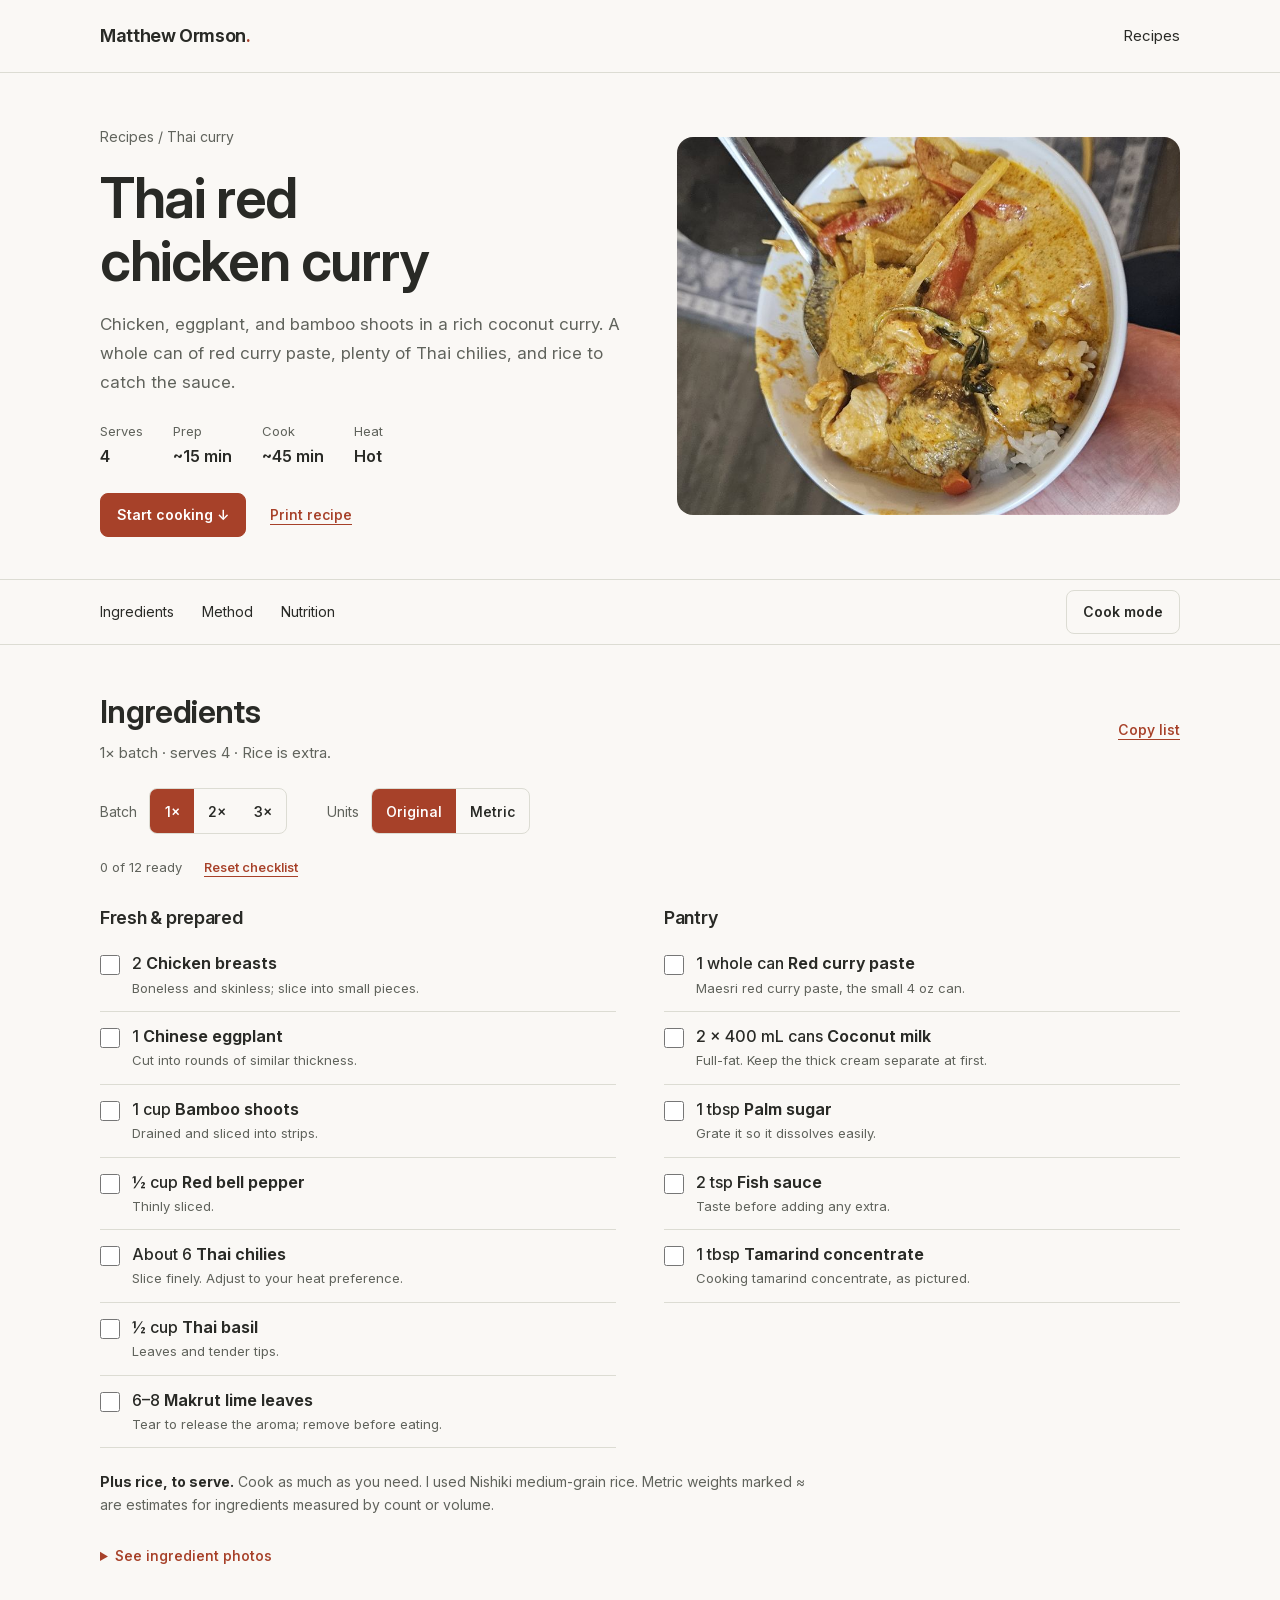
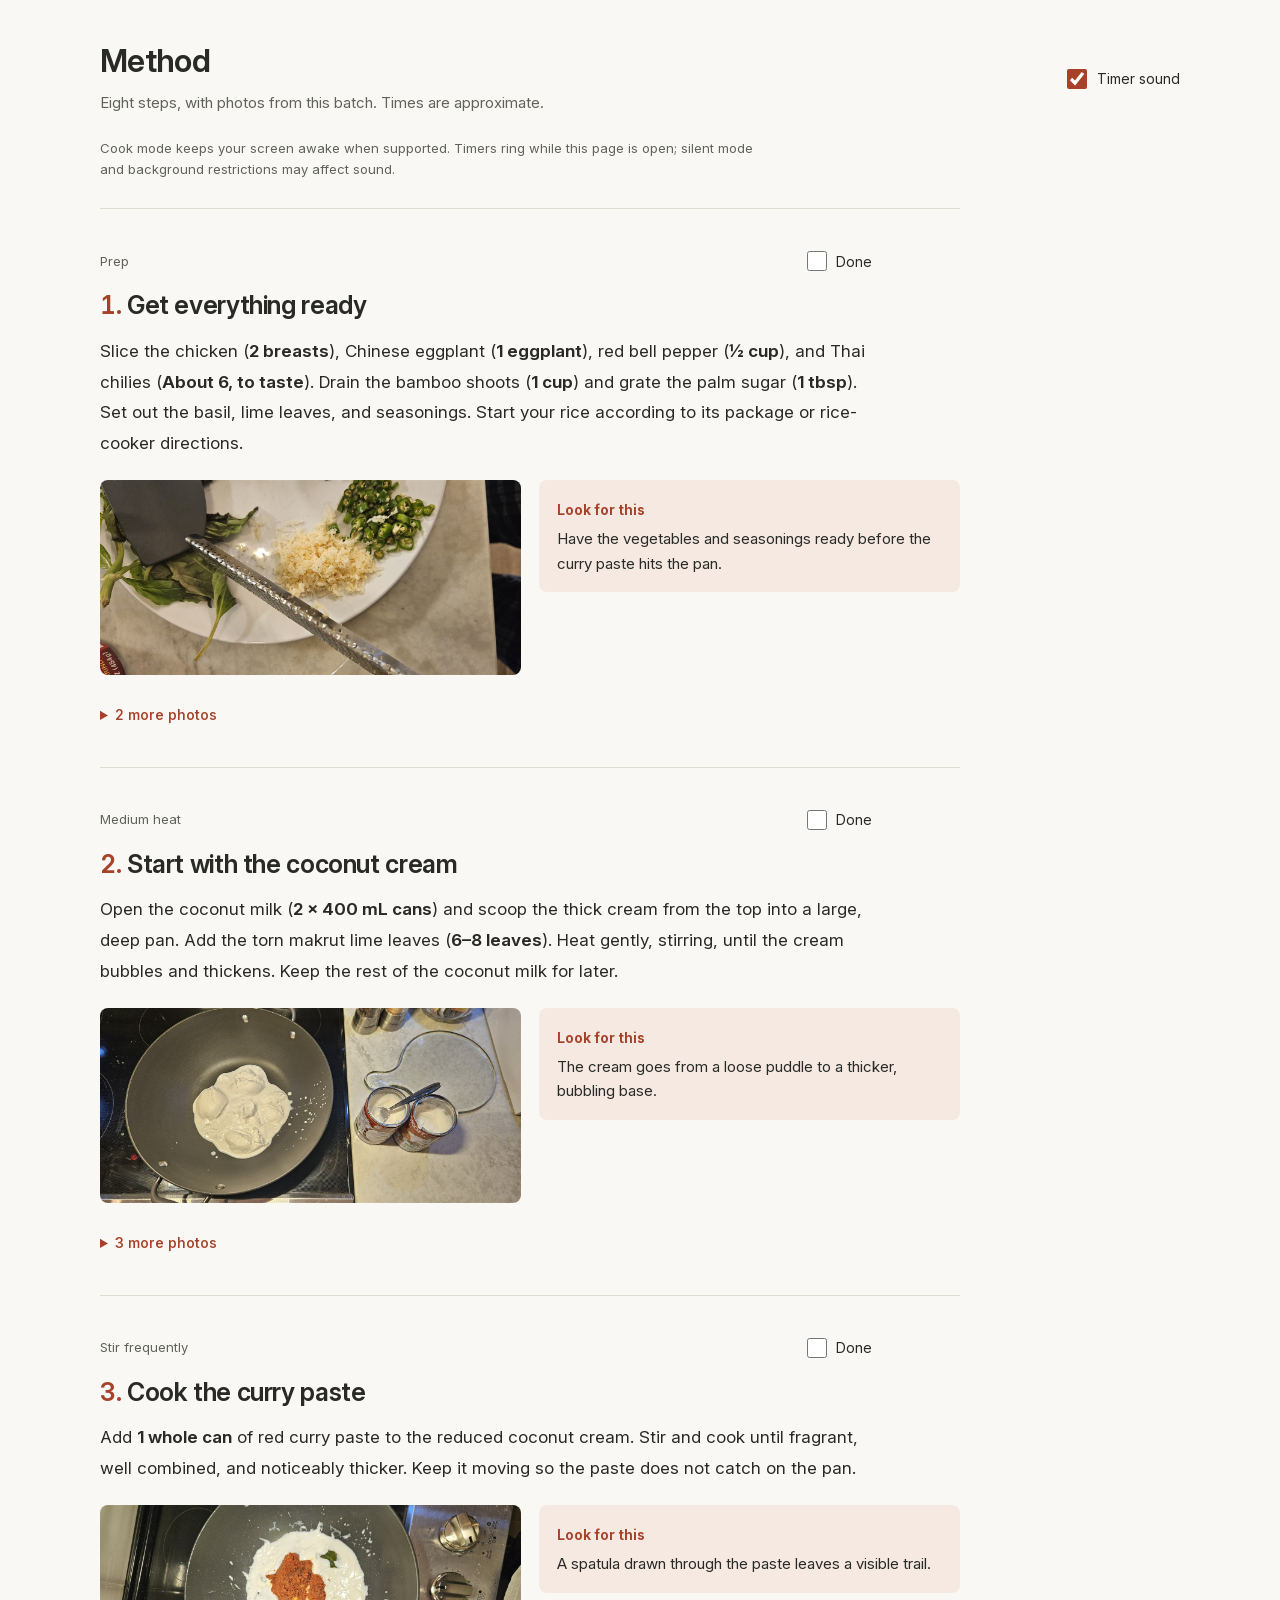
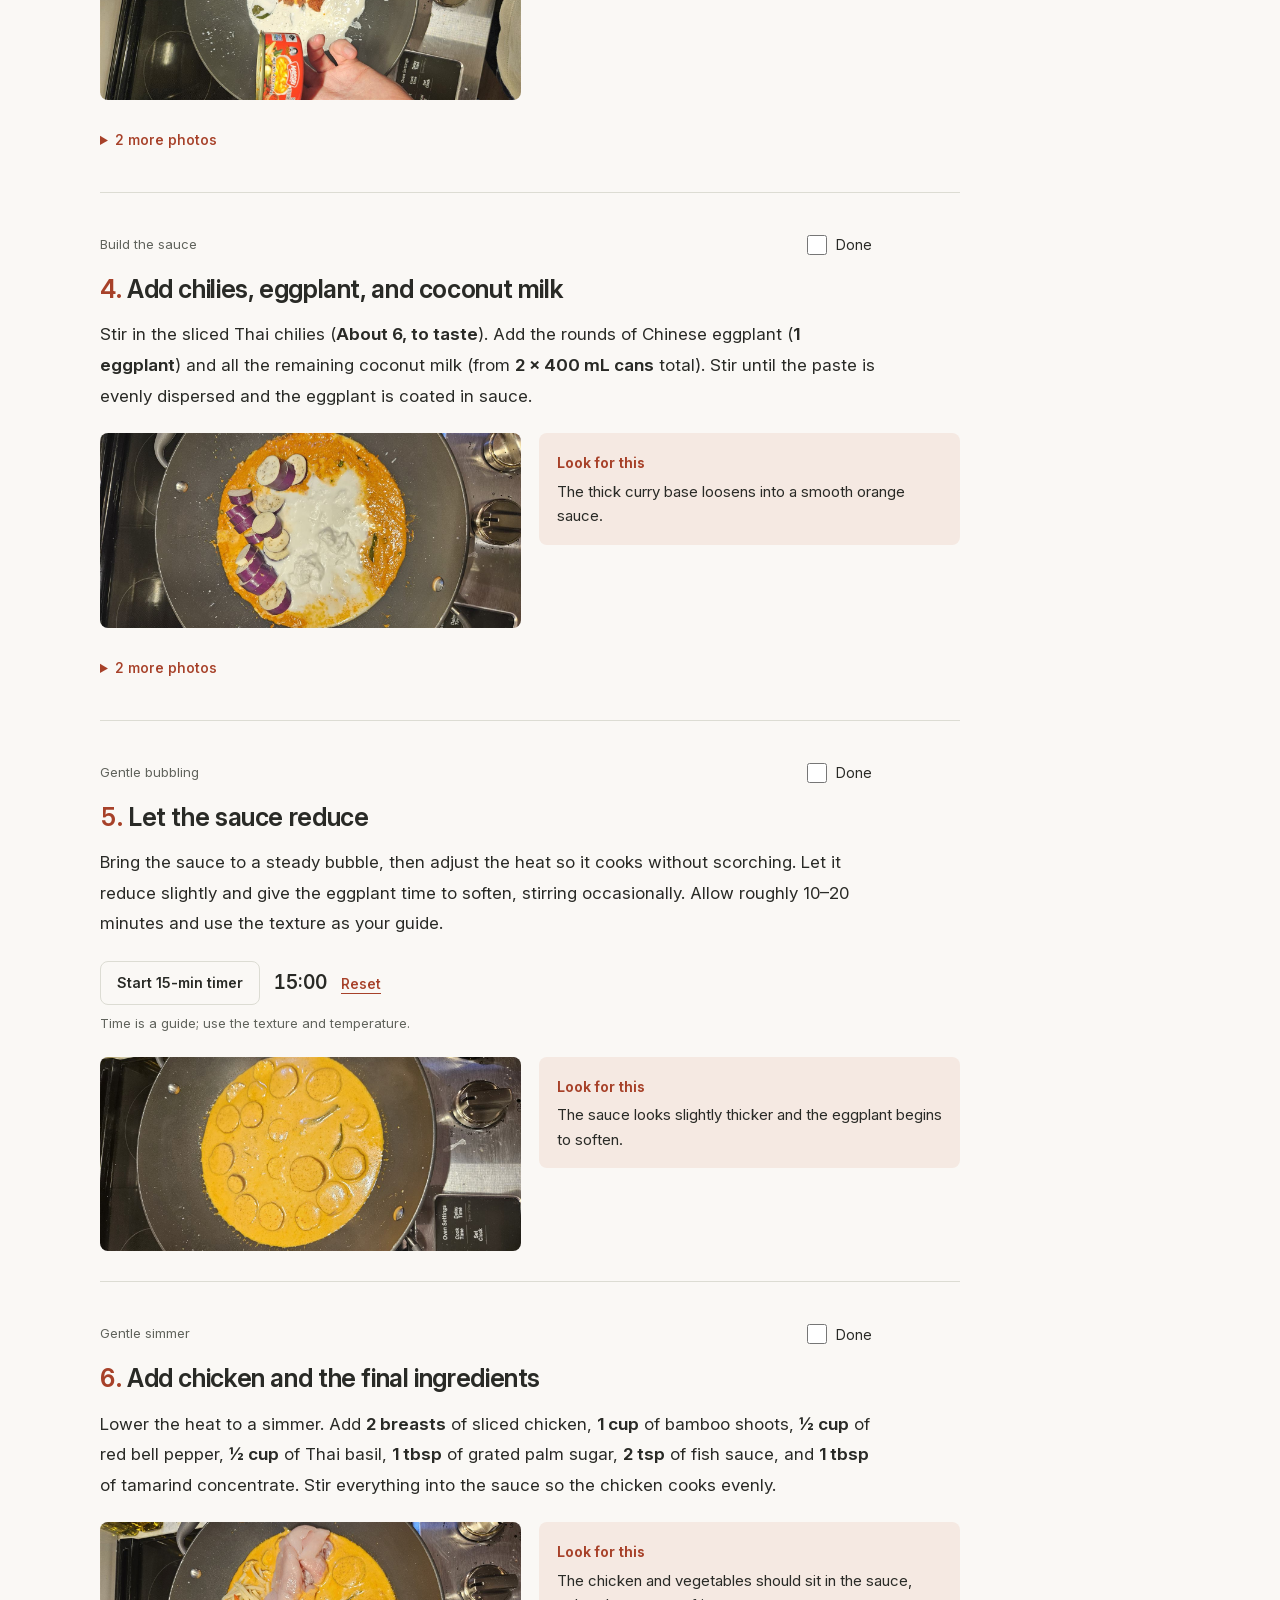
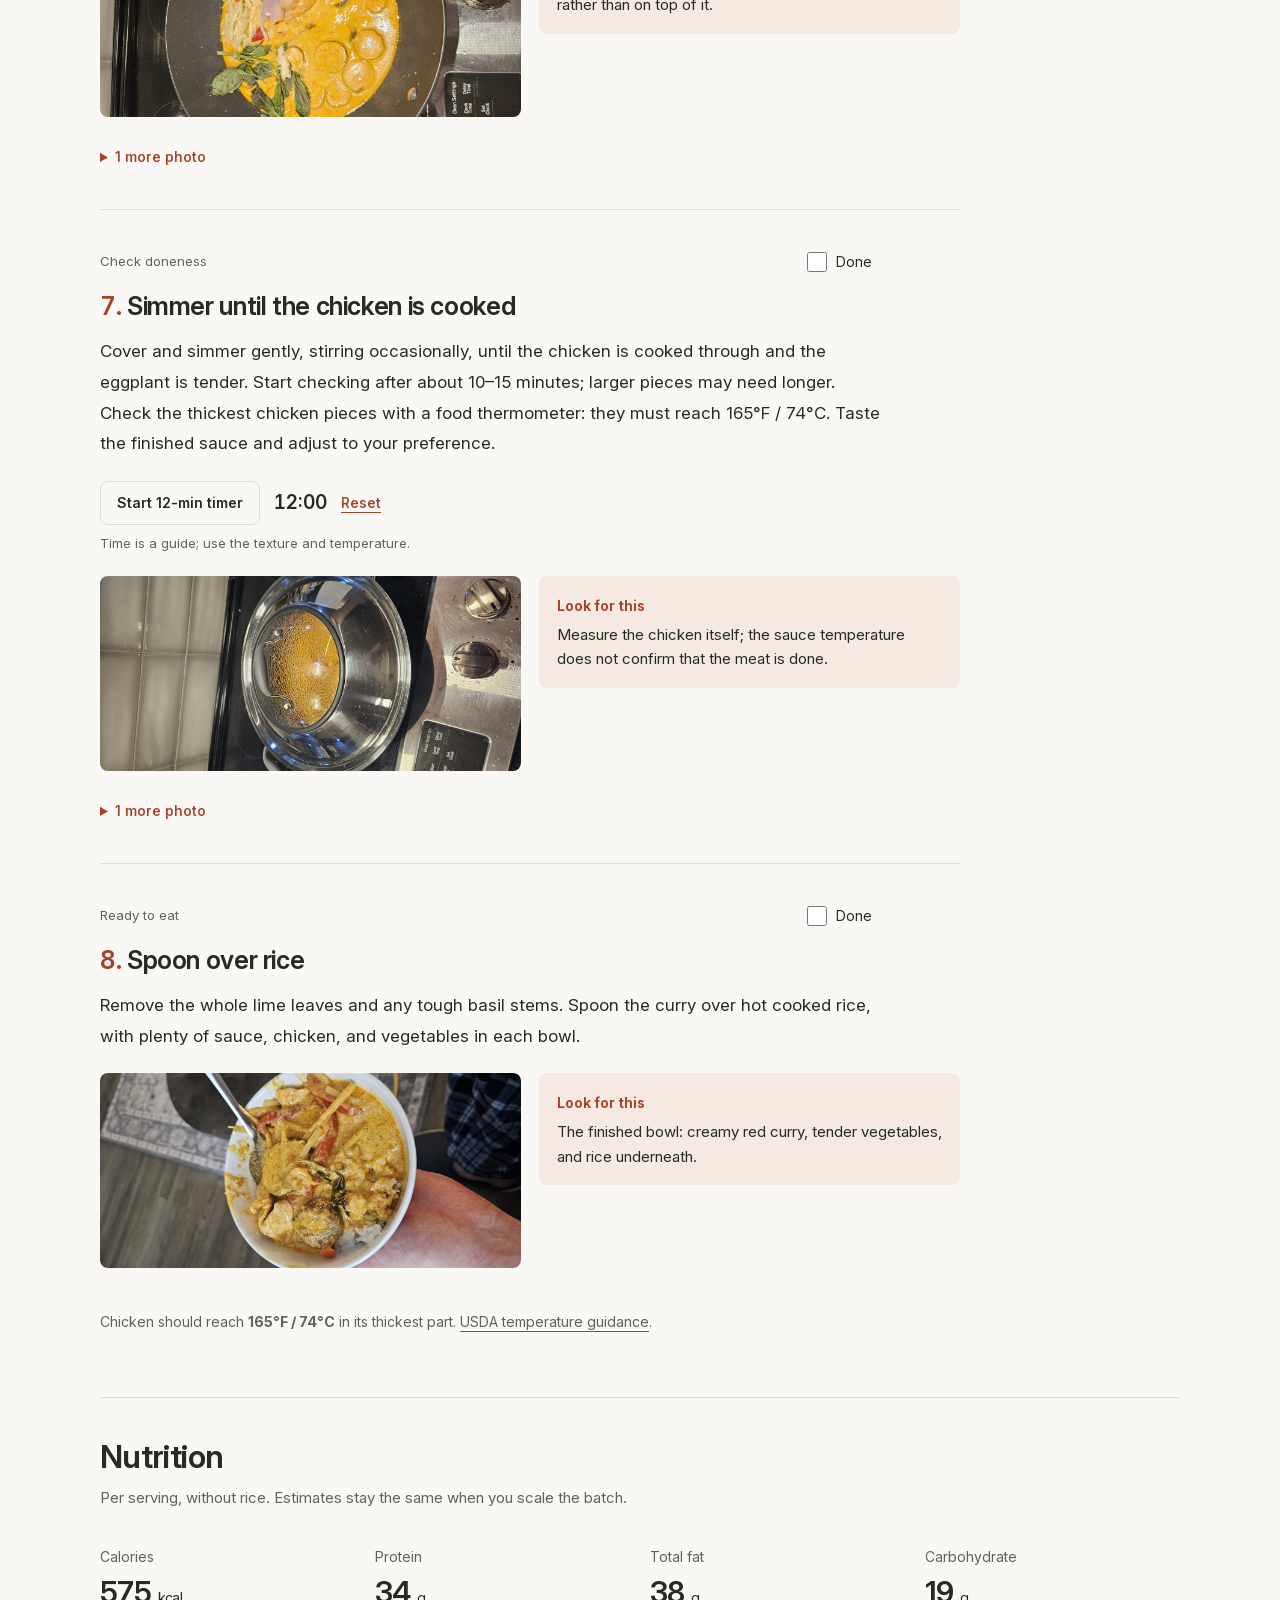
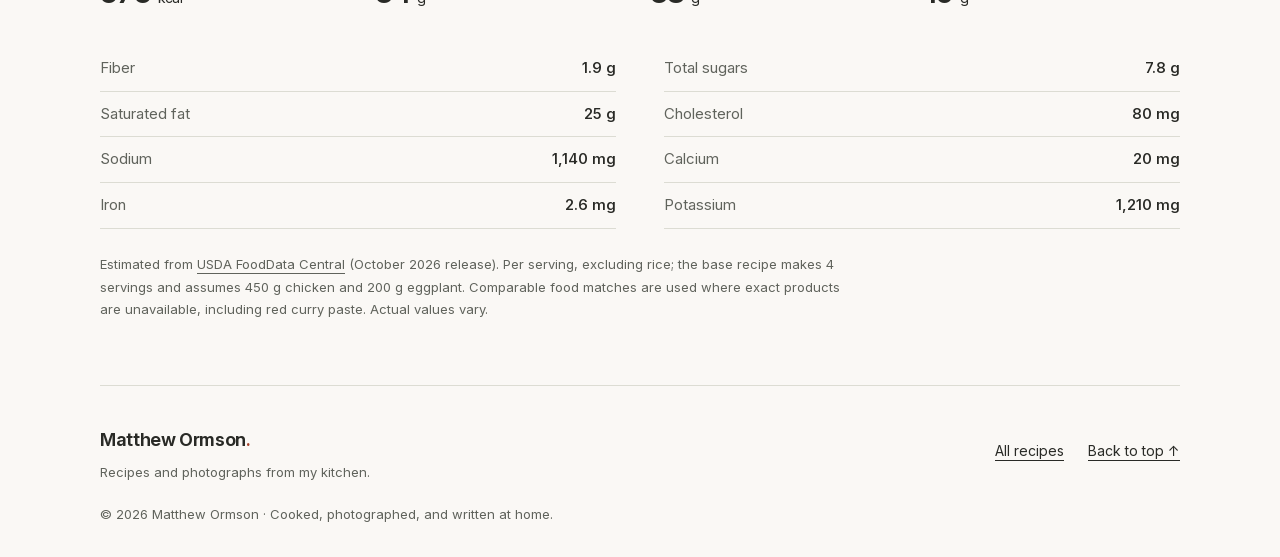
<file: recipes/thai-curry/index.html>
<!doctype html><html lang="en"><head><meta charset="utf-8"><meta name="viewport" content="width=device-width,initial-scale=1"><title>Thai Red Chicken Curry — Matthew Ormson</title><meta name="description" content="A practical photo guide to Thai red chicken curry with Chinese eggplant, bamboo shoots, and Thai chilies."><meta name="theme-color" content="#faf8f5"><link rel="canonical" href="https://matthewormson.com/recipes/thai-curry/"><link rel="icon" href="/favicon.svg" type="image/svg+xml"><link rel="alternate icon" href="/favicon.ico"><link rel="preload" href="/assets/InterVariable.woff2" as="font" type="font/woff2" crossorigin><link rel="stylesheet" href="/recipes/thai-curry/style.css?v=2"><meta property="og:title" content="Thai Red Chicken Curry — Matthew Ormson"><meta property="og:description" content="A recipe from my kitchen, with photographs of every step."><meta property="og:type" content="article"><meta property="og:image" content="https://matthewormson.com/recipes/thai-curry/images/instructions-210517.jpg"><script type="module" src="recipe.js?v=2"></script><script type="application/ld+json" id="recipe-schema">{"@context":"https://schema.org","@type":"Recipe","name":"Thai red chicken curry","description":"Chicken, Chinese eggplant, and bamboo shoots in a rich coconut curry, with a whole can of red curry paste and Thai chilies.","image":["https://matthewormson.com/recipes/thai-curry/images/instructions-210517.jpg"],"author":{"@type":"Person","name":"Matthew Ormson","url":"https://matthewormson.com/"},"prepTime":"PT15M","cookTime":"PT45M","totalTime":"PT1H","recipeYield":"4 servings","recipeCategory":"Main course","recipeCuisine":"Thai","keywords":"chicken curry, red curry, coconut milk, Chinese eggplant","recipeIngredient":["2 breasts Chicken breast","1 whole can Red curry paste","2 × 400 mL cans Coconut milk","1 eggplant Chinese eggplant","1 cup Bamboo shoots","½ cup Red bell pepper","About 6, to taste Thai chilies","½ cup Thai basil","6–8 leaves Makrut lime leaves","1 tbsp Palm sugar","2 tsp Fish sauce","1 tbsp Tamarind concentrate","Cooked rice, to serve (not included in nutrition)"],"recipeInstructions":[{"@type":"HowToStep","name":"Get everything ready","text":"Slice the chicken (2 breasts), Chinese eggplant (1 eggplant), red bell pepper (½ cup), and Thai chilies (About 6, to taste). Drain the bamboo shoots (1 cup) and grate the palm sugar (1 tbsp). Set out the basil, lime leaves, and seasonings. Start your rice according to its package or rice-cooker directions.","url":"https://matthewormson.com/recipes/thai-curry/#step-1","image":"https://matthewormson.com/recipes/thai-curry/images/instructions-200237.jpg"},{"@type":"HowToStep","name":"Start with the coconut cream","text":"Open the coconut milk (2 × 400 mL cans) and scoop the thick cream from the top into a large, deep pan. Add the torn makrut lime leaves (6–8 leaves). Heat gently, stirring, until the cream bubbles and thickens. Keep the rest of the coconut milk for later.","url":"https://matthewormson.com/recipes/thai-curry/#step-2","image":"https://matthewormson.com/recipes/thai-curry/images/instructions-200034.jpg"},{"@type":"HowToStep","name":"Cook the curry paste","text":"Add 1 whole can of red curry paste to the reduced coconut cream. Stir and cook until fragrant, well combined, and noticeably thicker. Keep it moving so the paste does not catch on the pan.","url":"https://matthewormson.com/recipes/thai-curry/#step-3","image":"https://matthewormson.com/recipes/thai-curry/images/instructions-201545.jpg"},{"@type":"HowToStep","name":"Add chilies, eggplant, and coconut milk","text":"Stir in the sliced Thai chilies (About 6, to taste). Add the rounds of Chinese eggplant (1 eggplant) and all the remaining coconut milk (from 2 × 400 mL cans total). Stir until the paste is evenly dispersed and the eggplant is coated in sauce.","url":"https://matthewormson.com/recipes/thai-curry/#step-4","image":"https://matthewormson.com/recipes/thai-curry/images/instructions-201934.jpg"},{"@type":"HowToStep","name":"Let the sauce reduce","text":"Bring the sauce to a steady bubble, then adjust the heat so it cooks without scorching. Let it reduce slightly and give the eggplant time to soften, stirring occasionally. Allow roughly 10–20 minutes and use the texture as your guide.","url":"https://matthewormson.com/recipes/thai-curry/#step-5","image":"https://matthewormson.com/recipes/thai-curry/images/instructions-204054.jpg"},{"@type":"HowToStep","name":"Add chicken and the final ingredients","text":"Lower the heat to a simmer. Add 2 breasts of sliced chicken, 1 cup of bamboo shoots, ½ cup of red bell pepper, ½ cup of Thai basil, 1 tbsp of grated palm sugar, 2 tsp of fish sauce, and 1 tbsp of tamarind concentrate. Stir everything into the sauce so the chicken cooks evenly.","url":"https://matthewormson.com/recipes/thai-curry/#step-6","image":"https://matthewormson.com/recipes/thai-curry/images/instructions-204419.jpg"},{"@type":"HowToStep","name":"Simmer until the chicken is cooked","text":"Cover and simmer gently, stirring occasionally, until the chicken is cooked through and the eggplant is tender. Start checking after about 10–15 minutes; larger pieces may need longer. Check the thickest chicken pieces with a food thermometer: they must reach 165°F / 74°C. Taste the finished sauce and adjust to your preference.","url":"https://matthewormson.com/recipes/thai-curry/#step-7","image":"https://matthewormson.com/recipes/thai-curry/images/instructions-205330.jpg"},{"@type":"HowToStep","name":"Spoon over rice","text":"Remove the whole lime leaves and any tough basil stems. Spoon the curry over hot cooked rice, with plenty of sauce, chicken, and vegetables in each bowl.","url":"https://matthewormson.com/recipes/thai-curry/#step-8","image":"https://matthewormson.com/recipes/thai-curry/images/instructions-210517.jpg"}],"nutrition":{"@type":"NutritionInformation","servingSize":"1/4 of the base recipe, without rice","calories":"575 kcal","proteinContent":"34 g","fatContent":"38 g","carbohydrateContent":"19 g","fiberContent":"1.9 g","sugarContent":"7.8 g","saturatedFatContent":"25 g","cholesterolContent":"80 mg","sodiumContent":"1140 mg"}}</script></head><body><a class="skip-link" href="#ingredients">Skip to recipe</a><header class="site-header" id="top"><div class="wrap header-inner"><a class="brand" href="/">Matthew Ormson<span class="brand-dot" aria-hidden="true">.</span></a><nav aria-label="Main navigation"><a href="/recipes/" >Recipes</a></nav></div></header><main>
<section class="hero wrap"><div><a class="breadcrumb" href="/recipes/">Recipes / Thai curry</a><h1>Thai red chicken curry</h1><p class="lead">Chicken, eggplant, and bamboo shoots in a rich coconut curry. A whole can of red curry paste, plenty of Thai chilies, and rice to catch the sauce.</p><dl class="recipe-facts"><div><dt>Serves</dt><dd data-servings>4</dd></div><div><dt>Prep</dt><dd>~15 min</dd></div><div><dt>Cook</dt><dd>~45 min</dd></div><div><dt>Heat</dt><dd>Hot</dd></div></dl><div class="hero-actions"><a class="button primary" href="#method">Start cooking ↓</a><button type="button" class="text-button" id="print-recipe">Print recipe</button></div></div><figure class="hero-image"><a href="images/instructions-210517.jpg" data-lightbox data-caption="Thai red chicken curry, spooned over rice." aria-label="Enlarge the finished curry photo"><img src="images/instructions-210517.jpg" alt="Thai red chicken curry with eggplant and bamboo shoots, served over rice" width="1400" height="647" fetchpriority="high"></a></figure></section>
<div class="toolbar"><div class="wrap toolbar-inner"><nav class="section-nav" aria-label="Recipe sections"><a href="#ingredients">Ingredients</a><a href="#method">Method</a><a href="#nutrition">Nutrition</a></nav><div class="cook-navigation" hidden><button type="button" class="button" id="previous-step" aria-label="Previous step">←</button><span id="step-indicator">Step 1 of 8</span><button type="button" class="button" id="next-step" aria-label="Next step">→</button><a href="#ingredients" class="cook-ingredients">Ingredients</a></div><button type="button" class="button cook-button" id="cook-mode" aria-pressed="false">Cook mode</button><p id="wake-status" class="wake-status" role="status" hidden></p></div></div>
<div class="wrap recipe-content"><section id="ingredients" class="section"><div class="section-heading"><div><h2>Ingredients</h2><p><span data-batch-label>1× batch · serves 4</span> · Rice is extra.</p></div><button type="button" class="text-button" id="copy-ingredients">Copy list</button></div><div class="recipe-settings"><div class="setting"><span>Batch</span><div class="segmented" role="group" aria-label="Recipe batch size"><button type="button" data-scale="1" aria-pressed="true">1×</button><button type="button" data-scale="2" aria-pressed="false">2×</button><button type="button" data-scale="3" aria-pressed="false">3×</button></div></div><div class="setting"><span>Units</span><div class="segmented" role="group" aria-label="Ingredient units"><button type="button" data-unit="recipe" aria-pressed="true">Original</button><button type="button" data-unit="metric" aria-pressed="false">Metric</button></div></div></div><div class="checklist-tools"><span id="ingredient-count" role="status">0 of 12 ready</span><button type="button" class="text-button" id="reset-ingredients">Reset checklist</button></div><div class="ingredient-groups"><div class="ingredient-group"><h3>Fresh & prepared</h3><ul class="ingredient-list"><li><label class="ingredient-row"><input type="checkbox" data-ingredient="chicken"><span><span class="ingredient-line"><strong data-amount="chicken">2</strong> <span class="ingredient-name">Chicken breasts</span></span><span class="ingredient-note">Boneless and skinless; slice into small pieces.</span></span></label></li><li><label class="ingredient-row"><input type="checkbox" data-ingredient="eggplant"><span><span class="ingredient-line"><strong data-amount="eggplant">1</strong> <span class="ingredient-name">Chinese eggplant</span></span><span class="ingredient-note">Cut into rounds of similar thickness.</span></span></label></li><li><label class="ingredient-row"><input type="checkbox" data-ingredient="bamboo"><span><span class="ingredient-line"><strong data-amount="bamboo">1 cup</strong> <span class="ingredient-name">bamboo shoots</span></span><span class="ingredient-note">Drained and sliced into strips.</span></span></label></li><li><label class="ingredient-row"><input type="checkbox" data-ingredient="pepper"><span><span class="ingredient-line"><strong data-amount="pepper">½ cup</strong> <span class="ingredient-name">red bell pepper</span></span><span class="ingredient-note">Thinly sliced.</span></span></label></li><li><label class="ingredient-row"><input type="checkbox" data-ingredient="chili"><span><span class="ingredient-line"><strong data-amount="chili">About 6</strong> <span class="ingredient-name">Thai chilies</span></span><span class="ingredient-note">Slice finely. Adjust to your heat preference.</span></span></label></li><li><label class="ingredient-row"><input type="checkbox" data-ingredient="basil"><span><span class="ingredient-line"><strong data-amount="basil">½ cup</strong> <span class="ingredient-name">Thai basil</span></span><span class="ingredient-note">Leaves and tender tips.</span></span></label></li><li><label class="ingredient-row"><input type="checkbox" data-ingredient="lime"><span><span class="ingredient-line"><strong data-amount="lime">6–8</strong> <span class="ingredient-name">makrut lime leaves</span></span><span class="ingredient-note">Tear to release the aroma; remove before eating.</span></span></label></li></ul></div><div class="ingredient-group"><h3>Pantry</h3><ul class="ingredient-list"><li><label class="ingredient-row"><input type="checkbox" data-ingredient="paste"><span><span class="ingredient-line"><strong data-amount="paste">1 whole can</strong> <span class="ingredient-name">red curry paste</span></span><span class="ingredient-note">Maesri red curry paste, the small 4 oz can.</span></span></label></li><li><label class="ingredient-row"><input type="checkbox" data-ingredient="coconut"><span><span class="ingredient-line"><strong data-amount="coconut">2 × 400 mL cans</strong> <span class="ingredient-name">coconut milk</span></span><span class="ingredient-note">Full-fat. Keep the thick cream separate at first.</span></span></label></li><li><label class="ingredient-row"><input type="checkbox" data-ingredient="sugar"><span><span class="ingredient-line"><strong data-amount="sugar">1 tbsp</strong> <span class="ingredient-name">palm sugar</span></span><span class="ingredient-note">Grate it so it dissolves easily.</span></span></label></li><li><label class="ingredient-row"><input type="checkbox" data-ingredient="fish"><span><span class="ingredient-line"><strong data-amount="fish">2 tsp</strong> <span class="ingredient-name">fish sauce</span></span><span class="ingredient-note">Taste before adding any extra.</span></span></label></li><li><label class="ingredient-row"><input type="checkbox" data-ingredient="tamarind"><span><span class="ingredient-line"><strong data-amount="tamarind">1 tbsp</strong> <span class="ingredient-name">tamarind concentrate</span></span><span class="ingredient-note">Cooking tamarind concentrate, as pictured.</span></span></label></li></ul></div></div><p class="recipe-note"><strong>Plus rice, to serve.</strong> Cook as much as you need. I used Nishiki medium-grain rice. Metric weights marked ≈ are estimates for ingredients measured by count or volume.</p><details class="ingredient-gallery"><summary>See ingredient photos</summary><div class="photo-strip"><figure><a class="photo-link " href="images/ingredients-195745.jpg" data-lightbox data-caption="Chicken, eggplant, Thai basil, and the ingredients laid out together." aria-label="Enlarge photo: Chicken, eggplant, Thai basil, and the ingredients laid out together."><img src="images/ingredients-195745.jpg" alt="Chicken, eggplant, Thai basil, and the ingredients laid out together." width="1400" height="647" loading="lazy" decoding="async"><span class="zoom-hint" aria-hidden="true">⤢</span></a><figcaption>Chicken, eggplant, Thai basil, and the ingredients laid out together.</figcaption></figure><figure><a class="photo-link " href="images/ingredients-200400.jpg" data-lightbox data-caption="Red curry paste" aria-label="Enlarge photo: Red curry paste"><img src="images/ingredients-200400.jpg" alt="Red curry paste" width="1400" height="647" loading="lazy" decoding="async"><span class="zoom-hint" aria-hidden="true">⤢</span></a><figcaption>Red curry paste</figcaption></figure><figure><a class="photo-link " href="images/ingredients-200435.jpg" data-lightbox data-caption="Coconut milk" aria-label="Enlarge photo: Coconut milk"><img src="images/ingredients-200435.jpg" alt="Coconut milk" width="1400" height="647" loading="lazy" decoding="async"><span class="zoom-hint" aria-hidden="true">⤢</span></a><figcaption>Coconut milk</figcaption></figure><figure><a class="photo-link " href="images/instructions-204154.jpg" data-lightbox data-caption="Bamboo shoots and red bell pepper." aria-label="Enlarge photo: Bamboo shoots and red bell pepper."><img src="images/instructions-204154.jpg" alt="Bamboo shoots and red bell pepper." width="1400" height="647" loading="lazy" decoding="async"><span class="zoom-hint" aria-hidden="true">⤢</span></a><figcaption>Bamboo shoots and red bell pepper.</figcaption></figure><figure><a class="photo-link " href="images/instructions-200237.jpg" data-lightbox data-caption="Thai chilies" aria-label="Enlarge photo: Thai chilies"><img src="images/instructions-200237.jpg" alt="Thai chilies" width="1400" height="647" loading="lazy" decoding="async"><span class="zoom-hint" aria-hidden="true">⤢</span></a><figcaption>Thai chilies</figcaption></figure><figure><a class="photo-link " href="images/instructions-200051.jpg" data-lightbox data-caption="Makrut lime leaves" aria-label="Enlarge photo: Makrut lime leaves"><img src="images/instructions-200051.jpg" alt="Makrut lime leaves" width="1400" height="647" loading="lazy" decoding="async"><span class="zoom-hint" aria-hidden="true">⤢</span></a><figcaption>Makrut lime leaves</figcaption></figure><figure><a class="photo-link " href="images/ingredients-200417.jpg" data-lightbox data-caption="Palm sugar" aria-label="Enlarge photo: Palm sugar"><img src="images/ingredients-200417.jpg" alt="Palm sugar" width="1400" height="647" loading="lazy" decoding="async"><span class="zoom-hint" aria-hidden="true">⤢</span></a><figcaption>Palm sugar</figcaption></figure><figure><a class="photo-link " href="images/ingredients-200405.jpg" data-lightbox data-caption="Fish sauce" aria-label="Enlarge photo: Fish sauce"><img src="images/ingredients-200405.jpg" alt="Fish sauce" width="1400" height="647" loading="lazy" decoding="async"><span class="zoom-hint" aria-hidden="true">⤢</span></a><figcaption>Fish sauce</figcaption></figure><figure><a class="photo-link " href="images/ingredients-200350.jpg" data-lightbox data-caption="Tamarind concentrate" aria-label="Enlarge photo: Tamarind concentrate"><img src="images/ingredients-200350.jpg" alt="Tamarind concentrate" width="1400" height="647" loading="lazy" decoding="async"><span class="zoom-hint" aria-hidden="true">⤢</span></a><figcaption>Tamarind concentrate</figcaption></figure><figure><a class="photo-link " href="images/ingredients-200948.jpg" data-lightbox data-caption="Nishiki medium-grain rice used for serving." aria-label="Enlarge photo: Nishiki medium-grain rice used for serving."><img src="images/ingredients-200948.jpg" alt="Nishiki medium-grain rice used for serving." width="1400" height="647" loading="lazy" decoding="async"><span class="zoom-hint" aria-hidden="true">⤢</span></a><figcaption>Nishiki medium-grain rice used for serving.</figcaption></figure></div></details></section>
<section id="method" class="section"><div class="section-heading"><div><h2>Method</h2><p>Eight steps, with photos from this batch. Times are approximate.</p></div><label class="sound-control"><input type="checkbox" id="timer-sound" checked>Timer sound</label></div><p class="cook-help">Cook mode keeps your screen awake when supported. Timers ring while this page is open; silent mode and background restrictions may affect sound.</p><div class="steps"><article class="step" id="step-1" data-step="1"><div class="step-copy"><div class="step-top"><span class="step-tag">Prep</span><label class="step-done"><input type="checkbox" data-step-check="1" aria-label="Mark step 1 complete">Done</label></div><h3 tabindex="-1"><span class="step-number">1.</span> Get everything ready</h3><p>Slice the chicken (<strong data-amount="chicken">2 breasts</strong>), Chinese eggplant (<strong data-amount="eggplant">1 eggplant</strong>), red bell pepper (<strong data-amount="pepper">½ cup</strong>), and Thai chilies (<strong data-amount="chili">About 6, to taste</strong>). Drain the bamboo shoots (<strong data-amount="bamboo">1 cup</strong>) and grate the palm sugar (<strong data-amount="sugar">1 tbsp</strong>). Set out the basil, lime leaves, and seasonings. Start your rice according to its package or rice-cooker directions.</p></div><div class="step-visual"><a class="photo-link " href="images/instructions-200237.jpg" data-lightbox data-caption="Grated palm sugar and sliced Thai chilies, ready to add." aria-label="Enlarge photo: Grated palm sugar and sliced Thai chilies, ready to add."><img src="images/instructions-200237.jpg" alt="Grated palm sugar and sliced Thai chilies, ready to add." width="1400" height="647" loading="lazy" decoding="async"><span class="zoom-hint" aria-hidden="true">⤢</span></a><div class="visual-cue"><strong>Look for this</strong><p>Have the vegetables and seasonings ready before the curry paste hits the pan.</p></div><details class="extra-photos"><summary>2 more photos</summary><div class="photo-strip"><figure><a class="photo-link " href="images/instructions-200950.jpg" data-lightbox data-caption="Rice in the cooker before adding water." aria-label="Enlarge photo: Rice in the cooker before adding water."><img src="images/instructions-200950.jpg" alt="Rice in the cooker before adding water." width="1400" height="647" loading="lazy" decoding="async"><span class="zoom-hint" aria-hidden="true">⤢</span></a><figcaption>Rice in the cooker before adding water.</figcaption></figure><figure><a class="photo-link " href="images/instructions-202200.jpg" data-lightbox data-caption="Rice and water ready for the cooker." aria-label="Enlarge photo: Rice and water ready for the cooker."><img src="images/instructions-202200.jpg" alt="Rice and water ready for the cooker." width="1400" height="647" loading="lazy" decoding="async"><span class="zoom-hint" aria-hidden="true">⤢</span></a><figcaption>Rice and water ready for the cooker.</figcaption></figure></div></details></div></article>
<article class="step" id="step-2" data-step="2"><div class="step-copy"><div class="step-top"><span class="step-tag">Medium heat</span><label class="step-done"><input type="checkbox" data-step-check="2" aria-label="Mark step 2 complete">Done</label></div><h3 tabindex="-1"><span class="step-number">2.</span> Start with the coconut cream</h3><p>Open the coconut milk (<strong data-amount="coconut">2 × 400 mL cans</strong>) and scoop the thick cream from the top into a large, deep pan. Add the torn makrut lime leaves (<strong data-amount="lime">6–8 leaves</strong>). Heat gently, stirring, until the cream bubbles and thickens. Keep the rest of the coconut milk for later.</p></div><div class="step-visual"><a class="photo-link " href="images/instructions-200034.jpg" data-lightbox data-caption="The thick coconut cream goes into the pan first." aria-label="Enlarge photo: The thick coconut cream goes into the pan first."><img src="images/instructions-200034.jpg" alt="The thick coconut cream goes into the pan first." width="1400" height="647" loading="lazy" decoding="async"><span class="zoom-hint" aria-hidden="true">⤢</span></a><div class="visual-cue"><strong>Look for this</strong><p>The cream goes from a loose puddle to a thicker, bubbling base.</p></div><details class="extra-photos"><summary>3 more photos</summary><div class="photo-strip"><figure><a class="photo-link " href="images/instructions-200051.jpg" data-lightbox data-caption="Makrut lime leaves added to the coconut cream." aria-label="Enlarge photo: Makrut lime leaves added to the coconut cream."><img src="images/instructions-200051.jpg" alt="Makrut lime leaves added to the coconut cream." width="1400" height="647" loading="lazy" decoding="async"><span class="zoom-hint" aria-hidden="true">⤢</span></a><figcaption>Makrut lime leaves added to the coconut cream.</figcaption></figure><figure><a class="photo-link " href="images/instructions-200600.jpg" data-lightbox data-caption="The cream begins to bubble." aria-label="Enlarge photo: The cream begins to bubble."><img src="images/instructions-200600.jpg" alt="The cream begins to bubble." width="1400" height="647" loading="lazy" decoding="async"><span class="zoom-hint" aria-hidden="true">⤢</span></a><figcaption>The cream begins to bubble.</figcaption></figure><figure><a class="photo-link " href="images/instructions-201501.jpg" data-lightbox data-caption="The cream has reduced and thickened." aria-label="Enlarge photo: The cream has reduced and thickened."><img src="images/instructions-201501.jpg" alt="The cream has reduced and thickened." width="1400" height="647" loading="lazy" decoding="async"><span class="zoom-hint" aria-hidden="true">⤢</span></a><figcaption>The cream has reduced and thickened.</figcaption></figure></div></details></div></article>
<article class="step" id="step-3" data-step="3"><div class="step-copy"><div class="step-top"><span class="step-tag">Stir frequently</span><label class="step-done"><input type="checkbox" data-step-check="3" aria-label="Mark step 3 complete">Done</label></div><h3 tabindex="-1"><span class="step-number">3.</span> Cook the curry paste</h3><p>Add <strong data-amount="paste">1 whole can</strong> of red curry paste to the reduced coconut cream. Stir and cook until fragrant, well combined, and noticeably thicker. Keep it moving so the paste does not catch on the pan.</p></div><div class="step-visual"><a class="photo-link " href="images/instructions-201545.jpg" data-lightbox data-caption="The whole can of Maesri red curry paste added to the cream." aria-label="Enlarge photo: The whole can of Maesri red curry paste added to the cream."><img src="images/instructions-201545.jpg" alt="The whole can of Maesri red curry paste added to the cream." width="1400" height="647" loading="lazy" decoding="async"><span class="zoom-hint" aria-hidden="true">⤢</span></a><div class="visual-cue"><strong>Look for this</strong><p>A spatula drawn through the paste leaves a visible trail.</p></div><details class="extra-photos"><summary>2 more photos</summary><div class="photo-strip"><figure><a class="photo-link " href="images/instructions-201702.jpg" data-lightbox data-caption="The paste and coconut cream combine into an orange base." aria-label="Enlarge photo: The paste and coconut cream combine into an orange base."><img src="images/instructions-201702.jpg" alt="The paste and coconut cream combine into an orange base." width="1400" height="647" loading="lazy" decoding="async"><span class="zoom-hint" aria-hidden="true">⤢</span></a><figcaption>The paste and coconut cream combine into an orange base.</figcaption></figure><figure><a class="photo-link " href="images/instructions-201713.jpg" data-lightbox data-caption="A clear spatula trail shows the thickened consistency." aria-label="Enlarge photo: A clear spatula trail shows the thickened consistency."><img src="images/instructions-201713.jpg" alt="A clear spatula trail shows the thickened consistency." width="1400" height="647" loading="lazy" decoding="async"><span class="zoom-hint" aria-hidden="true">⤢</span></a><figcaption>A clear spatula trail shows the thickened consistency.</figcaption></figure></div></details></div></article>
<article class="step" id="step-4" data-step="4"><div class="step-copy"><div class="step-top"><span class="step-tag">Build the sauce</span><label class="step-done"><input type="checkbox" data-step-check="4" aria-label="Mark step 4 complete">Done</label></div><h3 tabindex="-1"><span class="step-number">4.</span> Add chilies, eggplant, and coconut milk</h3><p>Stir in the sliced Thai chilies (<strong data-amount="chili">About 6, to taste</strong>). Add the rounds of Chinese eggplant (<strong data-amount="eggplant">1 eggplant</strong>) and all the remaining coconut milk (from <strong data-amount="coconut">2 × 400 mL cans</strong> total). Stir until the paste is evenly dispersed and the eggplant is coated in sauce.</p></div><div class="step-visual"><a class="photo-link " href="images/instructions-201934.jpg" data-lightbox data-caption="Eggplant and the rest of the coconut milk join the curry base." aria-label="Enlarge photo: Eggplant and the rest of the coconut milk join the curry base."><img src="images/instructions-201934.jpg" alt="Eggplant and the rest of the coconut milk join the curry base." width="1400" height="647" loading="lazy" decoding="async"><span class="zoom-hint" aria-hidden="true">⤢</span></a><div class="visual-cue"><strong>Look for this</strong><p>The thick curry base loosens into a smooth orange sauce.</p></div><details class="extra-photos"><summary>2 more photos</summary><div class="photo-strip"><figure><a class="photo-link " href="images/instructions-201758.jpg" data-lightbox data-caption="Sliced Thai chilies added before loosening the curry." aria-label="Enlarge photo: Sliced Thai chilies added before loosening the curry."><img src="images/instructions-201758.jpg" alt="Sliced Thai chilies added before loosening the curry." width="1400" height="647" loading="lazy" decoding="async"><span class="zoom-hint" aria-hidden="true">⤢</span></a><figcaption>Sliced Thai chilies added before loosening the curry.</figcaption></figure><figure><a class="photo-link " href="images/instructions-202557.jpg" data-lightbox data-caption="The coconut milk is mixed in and the eggplant is submerged." aria-label="Enlarge photo: The coconut milk is mixed in and the eggplant is submerged."><img src="images/instructions-202557.jpg" alt="The coconut milk is mixed in and the eggplant is submerged." width="1400" height="647" loading="lazy" decoding="async"><span class="zoom-hint" aria-hidden="true">⤢</span></a><figcaption>The coconut milk is mixed in and the eggplant is submerged.</figcaption></figure></div></details></div></article>
<article class="step" id="step-5" data-step="5"><div class="step-copy"><div class="step-top"><span class="step-tag">Gentle bubbling</span><label class="step-done"><input type="checkbox" data-step-check="5" aria-label="Mark step 5 complete">Done</label></div><h3 tabindex="-1"><span class="step-number">5.</span> Let the sauce reduce</h3><p>Bring the sauce to a steady bubble, then adjust the heat so it cooks without scorching. Let it reduce slightly and give the eggplant time to soften, stirring occasionally. Allow roughly 10–20 minutes and use the texture as your guide.</p><div class="timer" data-minutes="15" data-timer="step-5"><div class="timer-controls"><button type="button" class="button timer-toggle">Start 15-min timer</button><output class="timer-readout" aria-label="Time remaining">15:00</output><button type="button" class="text-button timer-reset">Reset</button></div><p class="timer-alert" role="status" hidden>Time’s up. Check the food.</p><button type="button" class="text-button timer-dismiss" hidden>Dismiss alert</button><small>Time is a guide; use the texture and temperature.</small></div></div><div class="step-visual"><a class="photo-link " href="images/instructions-204054.jpg" data-lightbox data-caption="The curry after simmering and reducing with the eggplant." aria-label="Enlarge photo: The curry after simmering and reducing with the eggplant."><img src="images/instructions-204054.jpg" alt="The curry after simmering and reducing with the eggplant." width="1400" height="647" loading="lazy" decoding="async"><span class="zoom-hint" aria-hidden="true">⤢</span></a><div class="visual-cue"><strong>Look for this</strong><p>The sauce looks slightly thicker and the eggplant begins to soften.</p></div></div></article>
<article class="step" id="step-6" data-step="6"><div class="step-copy"><div class="step-top"><span class="step-tag">Gentle simmer</span><label class="step-done"><input type="checkbox" data-step-check="6" aria-label="Mark step 6 complete">Done</label></div><h3 tabindex="-1"><span class="step-number">6.</span> Add chicken and the final ingredients</h3><p>Lower the heat to a simmer. Add <strong data-amount="chicken">2 breasts</strong> of sliced chicken, <strong data-amount="bamboo">1 cup</strong> of bamboo shoots, <strong data-amount="pepper">½ cup</strong> of red bell pepper, <strong data-amount="basil">½ cup</strong> of Thai basil, <strong data-amount="sugar">1 tbsp</strong> of grated palm sugar, <strong data-amount="fish">2 tsp</strong> of fish sauce, and <strong data-amount="tamarind">1 tbsp</strong> of tamarind concentrate. Stir everything into the sauce so the chicken cooks evenly.</p></div><div class="step-visual"><a class="photo-link " href="images/instructions-204419.jpg" data-lightbox data-caption="Chicken, bamboo shoots, pepper, basil, and palm sugar added to the pan." aria-label="Enlarge photo: Chicken, bamboo shoots, pepper, basil, and palm sugar added to the pan."><img src="images/instructions-204419.jpg" alt="Chicken, bamboo shoots, pepper, basil, and palm sugar added to the pan." width="1400" height="647" loading="lazy" decoding="async"><span class="zoom-hint" aria-hidden="true">⤢</span></a><div class="visual-cue"><strong>Look for this</strong><p>The chicken and vegetables should sit in the sauce, rather than on top of it.</p></div><details class="extra-photos"><summary>1 more photo</summary><div class="photo-strip"><figure><a class="photo-link " href="images/instructions-204154.jpg" data-lightbox data-caption="Bamboo shoots and red bell pepper ready for the final simmer." aria-label="Enlarge photo: Bamboo shoots and red bell pepper ready for the final simmer."><img src="images/instructions-204154.jpg" alt="Bamboo shoots and red bell pepper ready for the final simmer." width="1400" height="647" loading="lazy" decoding="async"><span class="zoom-hint" aria-hidden="true">⤢</span></a><figcaption>Bamboo shoots and red bell pepper ready for the final simmer.</figcaption></figure></div></details></div></article>
<article class="step" id="step-7" data-step="7"><div class="step-copy"><div class="step-top"><span class="step-tag">Check doneness</span><label class="step-done"><input type="checkbox" data-step-check="7" aria-label="Mark step 7 complete">Done</label></div><h3 tabindex="-1"><span class="step-number">7.</span> Simmer until the chicken is cooked</h3><p>Cover and simmer gently, stirring occasionally, until the chicken is cooked through and the eggplant is tender. Start checking after about 10–15 minutes; larger pieces may need longer. Check the thickest chicken pieces with a food thermometer: they must reach 165°F / 74°C. Taste the finished sauce and adjust to your preference.</p><div class="timer" data-minutes="12" data-timer="step-7"><div class="timer-controls"><button type="button" class="button timer-toggle">Start 12-min timer</button><output class="timer-readout" aria-label="Time remaining">12:00</output><button type="button" class="text-button timer-reset">Reset</button></div><p class="timer-alert" role="status" hidden>Time’s up. Check the food.</p><button type="button" class="text-button timer-dismiss" hidden>Dismiss alert</button><small>Time is a guide; use the texture and temperature.</small></div></div><div class="step-visual"><a class="photo-link " href="images/instructions-205330.jpg" data-lightbox data-caption="The curry simmers under a lid." aria-label="Enlarge photo: The curry simmers under a lid."><img src="images/instructions-205330.jpg" alt="The curry simmers under a lid." width="1400" height="647" loading="lazy" decoding="async"><span class="zoom-hint" aria-hidden="true">⤢</span></a><div class="visual-cue"><strong>Look for this</strong><p>Measure the chicken itself; the sauce temperature does not confirm that the meat is done.</p></div><details class="extra-photos"><summary>1 more photo</summary><div class="photo-strip"><figure><a class="photo-link " href="images/instructions-210221.jpg" data-lightbox data-caption="A thermometer used during the final cooking stage." aria-label="Enlarge photo: A thermometer used during the final cooking stage."><img src="images/instructions-210221.jpg" alt="A thermometer used during the final cooking stage." width="1400" height="647" loading="lazy" decoding="async"><span class="zoom-hint" aria-hidden="true">⤢</span></a><figcaption>A thermometer used during the final cooking stage.</figcaption></figure></div></details></div></article>
<article class="step" id="step-8" data-step="8"><div class="step-copy"><div class="step-top"><span class="step-tag">Ready to eat</span><label class="step-done"><input type="checkbox" data-step-check="8" aria-label="Mark step 8 complete">Done</label></div><h3 tabindex="-1"><span class="step-number">8.</span> Spoon over rice</h3><p>Remove the whole lime leaves and any tough basil stems. Spoon the curry over hot cooked rice, with plenty of sauce, chicken, and vegetables in each bowl.</p></div><div class="step-visual"><a class="photo-link " href="images/instructions-210517.jpg" data-lightbox data-caption="The finished Thai red chicken curry served over rice." aria-label="Enlarge photo: The finished Thai red chicken curry served over rice."><img src="images/instructions-210517.jpg" alt="The finished Thai red chicken curry served over rice." width="1400" height="647" loading="lazy" decoding="async"><span class="zoom-hint" aria-hidden="true">⤢</span></a><div class="visual-cue"><strong>Look for this</strong><p>The finished bowl: creamy red curry, tender vegetables, and rice underneath.</p></div></div></article></div><p class="food-note">Chicken should reach <strong>165°F / 74°C</strong> in its thickest part. <a href="https://ask.fsis.usda.gov/article/What-is-a-safe-internal-temperature-for-cooking-meat-and-poultry">USDA temperature guidance</a>.</p></section>
<section class="section nutrition" id="nutrition"><div class="section-heading"><div><h2>Nutrition</h2><p>Per serving, without rice. Estimates stay the same when you scale the batch.</p></div></div><div class="macro-grid"><div><span>Calories</span><strong>575 <small>kcal</small></strong></div><div><span>Protein</span><strong>34 <small>g</small></strong></div><div><span>Total fat</span><strong>38 <small>g</small></strong></div><div><span>Carbohydrate</span><strong>19 <small>g</small></strong></div></div><dl class="nutrient-grid"><div><dt>Fiber</dt><dd>1.9 g</dd></div><div><dt>Total sugars</dt><dd>7.8 g</dd></div><div><dt>Saturated fat</dt><dd>25 g</dd></div><div><dt>Cholesterol</dt><dd>80 mg</dd></div><div><dt>Sodium</dt><dd>1,140 mg</dd></div><div><dt>Calcium</dt><dd>20 mg</dd></div><div><dt>Iron</dt><dd>2.6 mg</dd></div><div><dt>Potassium</dt><dd>1,210 mg</dd></div></dl><p class="nutrition-attribution">Estimated from <a href="https://fdc.nal.usda.gov/">USDA FoodData Central</a> (October 2026 release). Per serving, excluding rice; the base recipe makes 4 servings and assumes 450 g chicken and 200 g eggplant. Comparable food matches are used where exact products are unavailable, including red curry paste. Actual values vary.</p></section></div></main><footer class="site-footer wrap"><div><a class="brand" href="/">Matthew Ormson<span class="brand-dot" aria-hidden="true">.</span></a><p>Recipes and photographs from my kitchen.</p></div><nav aria-label="Footer"><a href="/recipes/">All recipes</a><a href="#top">Back to top ↑</a></nav><small>© 2026 Matthew Ormson · Cooked, photographed, and written at home.</small></footer><div id="status-message" class="status-message" role="status"></div><div id="timer-banner" class="timer-banner" role="alert" hidden><span id="timer-banner-text"></span><button type="button" id="dismiss-timers">Dismiss</button></div><dialog id="photo-dialog" aria-label="Recipe photo viewer"><div class="dialog-top"><span id="photo-count"></span><button type="button" id="zoom-photo" aria-pressed="false">Zoom in</button><button type="button" id="close-photo">Close ✕</button></div><div class="photo-stage"><img id="dialog-image" alt=""></div><p id="photo-caption"></p><div class="dialog-nav"><button type="button" id="previous-photo">← Previous</button><a id="original-photo" href="images/instructions-210517.jpg" target="_blank" rel="noopener">Original ↗</a><button type="button" id="next-photo">Next →</button></div></dialog><script type="application/json" id="recipe-data">{"ingredients":[{"id":"chicken","name":"Chicken breast","amount":"2 breasts","amounts":["2 breasts","4 breasts","6 breasts"],"metric":["≈450 g","≈900 g","≈1.35 kg"],"note":"Boneless and skinless; slice into small pieces.","group":"fresh","photo":"ingredients-195745.jpg","crop":[0.08,0.46,0.32,0.48]},{"id":"paste","name":"Red curry paste","amount":"1 whole can","amounts":["1 whole can","2 whole cans","3 whole cans"],"metric":["114 g","228 g","342 g"],"note":"Maesri red curry paste, the small 4 oz can.","group":"pantry","photo":"ingredients-200400.jpg"},{"id":"coconut","name":"Coconut milk","amount":"2 × 400 mL cans","amounts":["2 × 400 mL cans","4 × 400 mL cans","6 × 400 mL cans"],"metric":["800 mL","1.6 L","2.4 L"],"note":"Full-fat. Keep the thick cream separate at first.","group":"pantry","photo":"ingredients-200435.jpg"},{"id":"eggplant","name":"Chinese eggplant","amount":"1 eggplant","amounts":["1 eggplant","2 eggplants","3 eggplants"],"metric":["≈200 g","≈400 g","≈600 g"],"note":"Cut into rounds of similar thickness.","group":"fresh","photo":"ingredients-195745.jpg","crop":[0.7,0.52,0.28,0.42]},{"id":"bamboo","name":"Bamboo shoots","amount":"1 cup","amounts":["1 cup","2 cups","3 cups"],"metric":["≈131 g","≈262 g","≈393 g"],"note":"Drained and sliced into strips.","group":"fresh","photo":"instructions-204154.jpg","crop":[0.57,0.01,0.3,0.68]},{"id":"pepper","name":"Red bell pepper","amount":"½ cup","amounts":["½ cup","1 cup","1½ cups"],"metric":["≈46 g","≈92 g","≈138 g"],"note":"Thinly sliced.","group":"fresh","photo":"instructions-204154.jpg","crop":[0.27,0.2,0.42,0.76]},{"id":"chili","name":"Thai chilies","amount":"About 6, to taste","amounts":["About 6, to taste","About 12, to taste","About 18, to taste"],"metric":["≈12 g, to taste","≈24 g, to taste","≈36 g, to taste"],"note":"Slice finely. Adjust to your heat preference.","group":"fresh","photo":"instructions-200237.jpg","crop":[0.46,0,0.36,0.65]},{"id":"basil","name":"Thai basil","amount":"½ cup","amounts":["½ cup","1 cup","1½ cups"],"metric":["≈12 g","≈24 g","≈36 g"],"note":"Leaves and tender tips.","group":"fresh","photo":"ingredients-195745.jpg","crop":[0.62,0.16,0.21,0.4]},{"id":"lime","name":"Makrut lime leaves","amount":"6–8 leaves","amounts":["6–8 leaves","12–16 leaves","18–24 leaves"],"metric":["6–8 leaves","12–16 leaves","18–24 leaves"],"note":"Tear to release the aroma; remove before eating.","group":"fresh","photo":"instructions-200051.jpg"},{"id":"sugar","name":"Palm sugar","amount":"1 tbsp","amounts":["1 tbsp","2 tbsp","3 tbsp"],"metric":["≈12 g","≈24 g","≈36 g"],"note":"Grate it so it dissolves easily.","group":"pantry","photo":"ingredients-200417.jpg"},{"id":"fish","name":"Fish sauce","amount":"2 tsp","amounts":["2 tsp","4 tsp","2 tbsp"],"metric":["10 mL","20 mL","30 mL"],"note":"Taste before adding any extra.","group":"pantry","photo":"ingredients-200405.jpg"},{"id":"tamarind","name":"Tamarind concentrate","amount":"1 tbsp","amounts":["1 tbsp","2 tbsp","3 tbsp"],"metric":["15 mL","30 mL","45 mL"],"note":"Cooking tamarind concentrate, as pictured.","group":"pantry","photo":"ingredients-200350.jpg"}],"steps":[{"title":"Get everything ready","text":"Slice the chicken (2 breasts), Chinese eggplant (1 eggplant), red bell pepper (½ cup), and Thai chilies (About 6, to taste). Drain the bamboo shoots (1 cup) and grate the palm sugar (1 tbsp). Set out the basil, lime leaves, and seasonings. Start your rice according to its package or rice-cooker directions."},{"title":"Start with the coconut cream","text":"Open the coconut milk (2 × 400 mL cans) and scoop the thick cream from the top into a large, deep pan. Add the torn makrut lime leaves (6–8 leaves). Heat gently, stirring, until the cream bubbles and thickens. Keep the rest of the coconut milk for later."},{"title":"Cook the curry paste","text":"Add 1 whole can of red curry paste to the reduced coconut cream. Stir and cook until fragrant, well combined, and noticeably thicker. Keep it moving so the paste does not catch on the pan."},{"title":"Add chilies, eggplant, and coconut milk","text":"Stir in the sliced Thai chilies (About 6, to taste). Add the rounds of Chinese eggplant (1 eggplant) and all the remaining coconut milk (from 2 × 400 mL cans total). Stir until the paste is evenly dispersed and the eggplant is coated in sauce."},{"title":"Let the sauce reduce","text":"Bring the sauce to a steady bubble, then adjust the heat so it cooks without scorching. Let it reduce slightly and give the eggplant time to soften, stirring occasionally. Allow roughly 10–20 minutes and use the texture as your guide."},{"title":"Add chicken and the final ingredients","text":"Lower the heat to a simmer. Add 2 breasts of sliced chicken, 1 cup of bamboo shoots, ½ cup of red bell pepper, ½ cup of Thai basil, 1 tbsp of grated palm sugar, 2 tsp of fish sauce, and 1 tbsp of tamarind concentrate. Stir everything into the sauce so the chicken cooks evenly."},{"title":"Simmer until the chicken is cooked","text":"Cover and simmer gently, stirring occasionally, until the chicken is cooked through and the eggplant is tender. Start checking after about 10–15 minutes; larger pieces may need longer. Check the thickest chicken pieces with a food thermometer: they must reach 165°F / 74°C. Taste the finished sauce and adjust to your preference."},{"title":"Spoon over rice","text":"Remove the whole lime leaves and any tough basil stems. Spoon the curry over hot cooked rice, with plenty of sauce, chicken, and vegetables in each bowl."}],"basePortions":4}</script></body></html>
</file>
<file: recipes/thai-curry/style.css>
@font-face{font-family:Inter;src:url('/assets/InterVariable.woff2') format('woff2');font-weight:100 900;font-style:normal;font-display:swap}
:root{--paper:#faf8f5;--ink:#292a26;--muted:#60635c;--line:#dcdcd3;--accent:#a74129;--tint:#f5e9e2;--r:8px;--R:16px;--toolbar-height:64px;font-family:Inter,system-ui,-apple-system,'Segoe UI',sans-serif;color-scheme:light;font-synthesis:none}
*{box-sizing:border-box}html{scroll-behavior:smooth;scroll-padding-top:calc(var(--toolbar-height) + 16px)}body{margin:0;background:var(--paper);color:var(--ink);font-size:16px;line-height:1.65;-webkit-font-smoothing:antialiased}button,input{font:inherit}button,a,label,input,summary{touch-action:manipulation}button{cursor:pointer}a{color:inherit;text-underline-offset:4px}button:disabled{color:var(--muted);cursor:default;background:transparent}button,a,input,summary,[tabindex]{outline-offset:4px}a:focus-visible,button:focus-visible,input:focus-visible,summary:focus-visible,[tabindex]:focus-visible{outline:3px solid var(--accent)}img{display:block;max-width:100%;height:auto}p,figure,h1,h2,h3,dl,dd{margin:0}ul{padding:0;margin:0;list-style:none}[hidden]{display:none!important}.wrap{width:min(1080px,calc(100% - 64px));margin-inline:auto}
.site-header{border-bottom:1px solid var(--line)}.header-inner{min-height:72px;display:flex;justify-content:space-between;align-items:center;gap:24px}.brand{font-weight:650;font-size:18px;letter-spacing:-.02em;text-decoration:none;display:inline-flex;align-items:center;min-height:44px}.brand-dot{color:var(--accent)}.header-inner nav a{display:inline-flex;align-items:center;min-height:44px;text-decoration:none;font-size:15px}.header-inner nav a[aria-current]{text-decoration:underline;text-decoration-color:var(--accent)}
h1{font-size:clamp(38px,4.8vw,56px);line-height:1.12;letter-spacing:-.025em;font-weight:620;text-wrap:balance}h2{font-size:32px;line-height:1.2;letter-spacing:-.02em;font-weight:620}h3{font-size:25px;line-height:1.3;letter-spacing:-.015em;font-weight:620}.lead{font-size:17px;line-height:1.7;color:var(--muted);max-width:57ch}.hero{display:grid;grid-template-columns:1.05fr 1fr;gap:48px;align-items:center;padding-block:42px}.breadcrumb{font-size:14px;color:var(--muted);display:inline-flex;align-items:center;min-height:44px;margin-bottom:8px;text-decoration:none}.hero .lead{margin-top:18px}.recipe-facts{display:flex;flex-wrap:wrap;gap:16px 30px;margin-top:24px}.recipe-facts dt{font-size:13px;color:var(--muted)}.recipe-facts dd{font-size:16px;font-weight:600}.hero-actions{display:flex;gap:24px;align-items:center;flex-wrap:wrap;margin-top:24px}.hero-image{border-radius:var(--R);overflow:hidden}.hero-image img{width:100%;aspect-ratio:4/3;object-fit:cover;object-position:52% 50%}
.button{display:inline-flex;align-items:center;justify-content:center;gap:8px;min-height:44px;padding:9px 16px;border:1px solid var(--line);border-radius:var(--r);font-size:14px;line-height:1.4;font-weight:600;background:transparent;color:var(--ink);text-decoration:none}.button:hover:not(:disabled){border-color:var(--accent);color:var(--accent)}.button.primary,.button[aria-pressed=true]{background:var(--accent);border-color:var(--accent);color:white}.button.primary:hover{background:#91371f;color:white}.text-button{display:inline-flex;align-items:center;justify-content:center;min-height:44px;padding:6px 0;border:0;background:transparent;color:var(--accent);font-size:14px;font-weight:550;text-decoration:underline;text-underline-offset:4px}
.toolbar{position:sticky;top:0;z-index:10;background:var(--paper);border-block:1px solid var(--line)}.toolbar-inner{min-height:64px;display:flex;justify-content:space-between;gap:16px;align-items:center;padding-block:8px;position:relative}.section-nav{display:flex;gap:28px}.section-nav a,.cook-ingredients{display:inline-flex;align-items:center;min-height:44px;font-size:14px;text-decoration:none}.section-nav a[aria-current]{color:var(--accent);text-decoration:underline;text-decoration-thickness:2px}.cook-navigation{display:flex;align-items:center;gap:12px}.cook-navigation .button{min-width:44px;padding-inline:10px}#step-indicator{font-variant-numeric:tabular-nums;white-space:nowrap;font-size:14px}.cook-ingredients{margin-left:12px}.wake-status{font-size:13px;color:var(--muted);margin-left:auto;margin-right:8px;order:1}.cook-button{order:2}.cook-mode .section-nav{display:none}.cook-mode .cook-button{background:var(--accent);color:white;border-color:var(--accent)}
.recipe-content{padding-top:48px}.section{margin-bottom:64px}.section-heading{display:flex;align-items:center;justify-content:space-between;gap:20px;margin-bottom:22px}.section-heading p{font-size:15px;color:var(--muted);margin-top:10px}.recipe-settings{display:flex;flex-wrap:wrap;gap:16px 40px;padding-bottom:12px}.setting{display:flex;align-items:center;gap:12px}.setting>span{font-size:14px;color:var(--muted)}.segmented{display:flex;border:1px solid var(--line);border-radius:var(--r);overflow:hidden}.segmented button{min-height:44px;min-width:44px;border:0;padding:8px 14px;background:transparent;color:var(--ink);font-size:14px;font-weight:550}.segmented button[aria-pressed=true]{background:var(--accent);color:white}.segmented button:focus-visible{outline-offset:-4px}.checklist-tools{display:flex;align-items:center;gap:22px;font-size:13px;color:var(--muted);margin-bottom:16px}.checklist-tools .text-button{font-size:13px}.ingredient-groups{display:grid;grid-template-columns:1fr 1fr;gap:48px}.ingredient-group h3{font-size:18px;font-weight:600;margin-bottom:10px}.ingredient-list li{border-bottom:1px solid var(--line)}.ingredient-row{display:flex;gap:12px;align-items:flex-start;cursor:pointer;min-height:52px;padding:13px 0}.ingredient-row>span{min-width:0}.ingredient-row input,.step-done input,.sound-control input{width:20px;height:20px;flex:none;margin:3px 0 0;accent-color:var(--accent)}.ingredient-line{font-size:16px;line-height:1.45;display:block}.ingredient-line strong{font-weight:500}.ingredient-name{font-weight:650}.ingredient-note{display:block;font-size:13px;color:var(--muted);line-height:1.5;margin-top:3px}.ingredient-row:has(input:checked) .ingredient-name{text-decoration:line-through;text-decoration-color:var(--accent)}.recipe-note{font-size:14px;margin-top:22px;color:var(--muted);max-width:80ch}.recipe-note strong{color:var(--ink)}
summary{font-size:14px;cursor:pointer;min-height:44px;padding-block:10px;color:var(--accent);font-weight:550}.ingredient-gallery{margin-top:18px}.photo-strip{display:grid;grid-template-columns:repeat(3,1fr);gap:20px;margin-top:12px}.photo-link{display:block;position:relative;overflow:hidden;border-radius:var(--r);background:#ece9e2}.photo-link img{width:100%;height:auto;aspect-ratio:2.164;object-fit:cover}.photo-strip figcaption{font-size:13px;color:var(--muted);line-height:1.5;margin-top:8px}.zoom-hint{position:absolute;right:10px;bottom:10px;display:grid;place-items:center;width:32px;height:32px;background:var(--paper);color:var(--ink);border-radius:var(--r);font-size:20px;opacity:0}.photo-link:hover .zoom-hint,.photo-link:focus-visible .zoom-hint{opacity:1}
.cook-help{font-size:13px;max-width:85ch;color:var(--muted);margin-bottom:28px}.sound-control{display:flex;align-items:center;gap:10px;min-height:44px;font-size:14px;cursor:pointer;white-space:nowrap}.sound-control input{margin:0}.steps{max-width:860px}.step{border-top:1px solid var(--line);padding-block:30px}.step-copy{min-width:0;max-width:78ch}.step-top{display:flex;align-items:center;justify-content:space-between;margin-bottom:6px;gap:10px}.step-tag{font-size:13px;color:var(--muted)}.step-done{display:flex;align-items:center;gap:9px;font-size:14px;min-height:44px;cursor:pointer;padding-inline:8px}.step-done input{margin:0}.step h3{scroll-margin:0}.step-number{color:var(--accent);font-variant-numeric:tabular-nums}.step-copy>p{font-size:17px;line-height:1.8;margin-top:14px;color:var(--ink)}.step-copy>p strong{font-weight:650}.visual-cue{background:var(--tint);padding:16px 18px;border-radius:var(--r)}.visual-cue>strong{font-size:14px;font-weight:650;color:var(--accent)}.visual-cue>p{font-size:15px;line-height:1.65;margin-top:4px}.step-visual{display:grid;grid-template-columns:1fr 1fr;align-items:start;gap:18px;margin-top:22px}.extra-photos{grid-column:1/-1}.extra-photos .photo-strip{grid-template-columns:repeat(3,1fr);gap:14px}.cook-mode .step.active .step-number{text-decoration:underline;text-underline-offset:6px}.step:has(.step-done input:checked) .step-tag::after{content:' · Complete';color:var(--accent)}
.timer{margin-top:22px}.timer-controls{display:flex;align-items:center;gap:14px;flex-wrap:wrap}.timer-readout{font-size:19px;font-weight:600;font-variant-numeric:tabular-nums}.timer small{display:block;font-size:13px;color:var(--muted);margin-top:8px}.timer-alert{color:var(--accent);font-weight:600;margin-top:12px}.timer.finished .timer-readout{color:var(--accent)}.food-note{font-size:14px;color:var(--muted);padding-top:12px}.nutrition{border-top:1px solid var(--line);padding-top:40px}.macro-grid{display:grid;grid-template-columns:repeat(4,1fr);gap:20px;padding-block:12px 28px}.macro-grid span{display:block;color:var(--muted);font-size:14px}.macro-grid strong{display:block;font-weight:600;font-size:30px;letter-spacing:-.02em}.macro-grid small{font-size:14px;font-weight:400}.nutrient-grid{display:grid;grid-template-columns:1fr 1fr;gap:0 48px}.nutrient-grid>div{display:flex;align-items:center;justify-content:space-between;border-bottom:1px solid var(--line);padding-block:10px;font-size:15px}.nutrient-grid dt{color:var(--muted)}.nutrient-grid dd{font-weight:550}.nutrition-attribution{font-size:13px;line-height:1.75;color:var(--muted);max-width:95ch;margin-top:24px}
.site-footer{padding-block:32px;display:grid;grid-template-columns:1fr auto;gap:20px;border-top:1px solid var(--line)}.site-footer p,.site-footer small{font-size:13px;color:var(--muted)}.site-footer nav{display:flex;gap:24px;align-items:center}.site-footer nav a{font-size:14px;min-height:44px;display:inline-flex;align-items:center}.site-footer small{grid-column:1/-1}.status-message{position:fixed;bottom:20px;left:50%;transform:translateX(-50%);max-width:calc(100% - 32px);padding:14px 20px;border-radius:var(--r);background:var(--ink);color:white;font-size:14px;z-index:30;display:none}.status-message.visible{display:block}.timer-banner{position:fixed;inset:auto 16px 16px;z-index:35;background:var(--accent);color:white;border-radius:var(--r);padding:14px 20px;display:flex;justify-content:space-between;align-items:center;gap:16px;font-size:15px}.timer-banner button{min-height:44px;border:1px solid white;border-radius:var(--r);background:transparent;color:white;padding:8px 14px;font-size:14px}
dialog{width:min(1320px,100vw);max-width:100vw;height:auto;max-height:100dvh;border:0;border-radius:var(--R);background:#252824;color:#fff;padding:16px;overflow:auto}dialog::backdrop{background:#10120feb}dialog button,dialog a{color:white;font-size:14px;min-height:44px;display:inline-flex;align-items:center;justify-content:center;padding:8px 12px;border:1px solid #ffffff70;background:transparent;border-radius:var(--r);text-decoration:none}dialog button:focus-visible,dialog a:focus-visible{outline-color:#fff}.dialog-top,.dialog-nav{display:flex;align-items:center;gap:12px;justify-content:space-between}.dialog-top{padding-bottom:12px;font-size:14px}#photo-count{margin-right:auto}#photo-caption{font-size:15px;padding:14px 0;line-height:1.6}.photo-stage{overflow:auto;max-height:70dvh;touch-action:pan-x pan-y pinch-zoom}.photo-stage img{display:block;width:100%;height:auto;max-width:none}.photo-stage.zoomed img{width:180%;max-width:none}.dialog-nav{padding-top:4px}
.skip-link{position:fixed;left:16px;top:-100px;padding:12px 18px;background:var(--ink);color:white;z-index:99}.skip-link:focus{top:16px}.index-main{padding-block:54px 80px}.home-intro{max-width:720px;margin-bottom:60px}.eyebrow{font-size:14px;color:var(--accent);margin-bottom:12px}.home-intro .lead{margin-block:20px 12px}.index-label{font-size:22px;margin-bottom:22px}.index-description{margin-block:18px 40px}.recipe-link-card{display:grid;grid-template-columns:1.1fr 1fr;gap:40px;align-items:center;text-decoration:none;border-block:1px solid var(--line);padding-block:24px}.recipe-link-card>img{width:100%;aspect-ratio:1.6;object-fit:cover;object-position:center;border-radius:var(--R)}.recipe-link-card h2{font-size:30px;margin-block:10px 16px}.recipe-link-card p{font-size:16px;color:var(--muted)}.recipe-link-card .card-meta{font-size:13px}.recipe-card-action{display:inline-flex;align-items:center;min-height:44px;margin-top:14px;color:var(--accent);font-size:15px;font-weight:600}
@media(max-width:900px){.wrap{width:calc(100% - 40px)}.hero{gap:28px}.hero h1{font-size:42px}.recipe-facts{gap:14px 22px}.ingredient-groups{gap:32px}.cook-mode .toolbar-inner{flex-wrap:wrap;gap:0 10px}.cook-mode .wake-status{width:100%;order:3;text-align:right;margin:0;font-size:13px}.cook-navigation{gap:8px}.cook-ingredients{margin-left:8px}}
@media(max-width:650px){.wrap{width:calc(100% - 32px)}.header-inner{min-height:64px}.brand{font-size:17px}.hero{grid-template-columns:1fr;padding-block:22px 28px;gap:24px}.breadcrumb{margin-bottom:4px;font-size:13px;min-height:36px}.hero h1{font-size:38px;max-width:16ch;text-wrap:initial}.hero .lead{font-size:16px;margin-top:14px}.recipe-facts{margin-top:18px;gap:14px 24px}.recipe-facts dd{font-size:15px}.hero-actions{margin-top:20px}.hero-image img{aspect-ratio:1.8}.section-nav{gap:18px}.section-nav a{font-size:13px}.toolbar-inner{gap:8px}.cook-button{font-size:13px;padding-inline:10px}.recipe-content{padding-top:32px}.section{margin-bottom:44px}.section-heading{align-items:start;gap:12px;flex-wrap:wrap;margin-bottom:18px}.section-heading h2{font-size:29px}.section-heading p{font-size:14px}.recipe-settings{gap:12px 24px}.setting{gap:8px}.segmented button{padding-inline:12px}.ingredient-groups{grid-template-columns:1fr;gap:26px}.ingredient-row{padding-block:11px}.checklist-tools{margin-bottom:12px}.photo-strip{grid-template-columns:1fr 1fr;gap:16px}.step{padding-block:24px}.step h3{font-size:25px}.step-copy>p{font-size:17px}.step-visual{grid-template-columns:1fr;gap:12px;margin-top:18px}.extra-photos .photo-strip{grid-template-columns:1fr 1fr}.cook-navigation{gap:6px}.cook-ingredients{font-size:13px;margin-left:4px}#step-indicator{font-size:13px}.cook-mode .cook-button{min-width:52px}.cook-mode .wake-status{text-align:left}.macro-grid{grid-template-columns:1fr 1fr;gap:20px 24px}.nutrient-grid{grid-template-columns:1fr}.nutrition{padding-top:30px}.site-footer{grid-template-columns:1fr;gap:12px}.site-footer nav{gap:26px}.site-footer small{grid-column:auto}dialog{padding:0;border-radius:0;width:100vw;max-width:100vw}.dialog-top,.dialog-nav{padding:10px 12px;gap:8px}#photo-caption{padding:14px 16px}.dialog-top button,.dialog-nav button,.dialog-nav a{padding-inline:10px;font-size:13px}#photo-count{font-size:13px}.photo-stage{max-height:68dvh}.photo-stage img{width:100vw}.photo-stage.zoomed img{width:200vw}.timer-banner{padding:12px;font-size:14px}.index-main{padding-block:36px 52px}.home-intro{margin-bottom:38px}.recipe-link-card{grid-template-columns:1fr;gap:20px}.recipe-link-card h2{font-size:27px}.index-main h1{font-size:38px}}
@media(max-width:360px){.section-nav{gap:11px}.section-nav a{font-size:13px}.cook-ingredients{display:none}.recipe-facts{gap:12px 20px}}
@media(prefers-reduced-motion:reduce){html{scroll-behavior:auto}*,*::before,*::after{transition:none!important;animation:none!important}}
@page{size:auto;margin:16mm}
@media print{
 :root{--ink:#000;--muted:#333;--line:#bbb;--accent:#000;--paper:#fff}
 html{scroll-padding:0}body{background:white;color:#000;font-size:10pt;line-height:1.4}.wrap{width:100%;max-width:none;margin:0}.site-header,.toolbar,.hero-image,.hero-actions,.breadcrumb,.recipe-settings,.checklist-tools,.ingredient-gallery,.step-top,.timer,.sound-control,.cook-help,.site-footer,.skip-link,.text-button,.status-message,.timer-banner,dialog,.step-visual>.photo-link,.extra-photos{display:none!important}
 h1{font-size:26pt;letter-spacing:normal;line-height:1.15}h2{font-size:18pt;break-after:avoid}h3{font-size:13pt;break-after:avoid;letter-spacing:normal}.hero{display:block;padding:0 0 14pt}.hero h1{max-width:none;font-size:26pt}.hero .lead{font-size:10pt;margin-top:9pt;max-width:none}.recipe-facts{display:flex;margin-top:10pt;gap:24pt}.recipe-facts dt{font-size:9pt}.recipe-facts dd{font-size:10pt}.recipe-content{padding:0}.section{margin:0 0 18pt}.section-heading{display:block;margin:0 0 10pt}.section-heading p{font-size:9pt;margin-top:5pt}
 .ingredient-groups{display:block;columns:2;column-gap:24pt}.ingredient-group{break-inside:avoid}.ingredient-group h3{font-size:11pt;margin-bottom:5pt}.ingredient-list li{break-inside:avoid;border:0}.ingredient-row{display:block;padding:4pt 0;min-height:0}.ingredient-row input{display:none}.ingredient-line{font-size:10pt;line-height:1.4}.ingredient-note{font-size:9pt;line-height:1.35}.ingredient-name{text-decoration:none!important}.recipe-note{font-size:9pt;margin-top:10pt}
 .steps{display:block;max-width:none}.step{display:block;border:0;padding:0;margin:0 0 14pt;overflow:visible;break-inside:avoid;width:100%;max-width:100%}.step-copy{padding:0;margin:0;width:auto;max-width:none;overflow:visible}.step h3{font-size:13pt}.step-number{color:#000;text-decoration:none!important}.step-copy>p{font-size:10pt;line-height:1.5;margin-top:6pt}.step-visual{display:block;margin-top:6pt}.visual-cue{background:none;border:0;padding:0;margin:0;break-inside:avoid}.visual-cue>strong{font-size:9pt}.visual-cue>p{font-size:9pt;margin-top:2pt;line-height:1.45}.food-note{font-size:9pt;padding-top:0}
 .nutrition{padding:12pt 0 0;border-top:1px solid #bbb;break-inside:avoid}.macro-grid{grid-template-columns:repeat(4,1fr);gap:14pt;padding:0 0 10pt}.macro-grid span,.macro-grid small{font-size:9pt}.macro-grid strong{font-size:18pt}.nutrient-grid{grid-template-columns:1fr 1fr;gap:0 24pt}.nutrient-grid>div{font-size:9pt;padding-block:5pt}.nutrition-attribution{font-size:9pt;line-height:1.4;margin-top:10pt}a{text-decoration:none}
}
.copy-fallback{display:block;width:100%;min-height:220px;padding:16px;font:inherit;border:1px solid var(--line);border-radius:var(--r)}
</file>
<file: assets/collection.css>
.text-hero{padding-block:32px 38px}.text-hero h1{font-size:clamp(40px,5vw,60px)}.text-hero .lead{margin-top:18px;max-width:65ch}.recipe-byline{font-size:15px;margin-top:14px;color:var(--muted)}.recipe-byline a{color:var(--accent)}.batch-explainer{max-width:80ch;margin-top:28px;padding-top:22px;border-top:1px solid var(--line);font-size:15px;color:var(--muted)}.batch-explainer strong{color:var(--ink)}.units-note{font-size:14px;align-self:center;color:var(--muted)}.scaling-note{font-size:14px;color:var(--muted);max-width:80ch;margin:0 0 10px}.source-recipe .ingredient-groups{gap:32px 48px;align-items:start}.group-note{font-size:13px;line-height:1.6;color:var(--muted);margin-bottom:8px;max-width:54ch}.source-recipe .cook-help{margin-bottom:16px}.method-adaptation{font-size:14px;line-height:1.7;color:var(--muted);max-width:90ch;margin-bottom:24px}.method-adaptation strong{color:var(--ink)}.source-recipe .steps{max-width:850px}.step-copy>.step-amounts{font-size:15px;line-height:1.85;color:var(--muted);margin-top:16px}.step-amounts strong{color:var(--ink);font-weight:550}.amounts-label{display:block;color:var(--accent);font-size:13px;font-weight:650;margin-bottom:4px}.recipe-source{max-width:850px;border-top:1px solid var(--line);padding-top:32px}.recipe-source h2{font-size:28px}.recipe-source p{font-size:15px;line-height:1.8;margin-top:16px}.recipe-source .source-date{font-size:13px;color:var(--muted)}.recipe-collection{margin-top:38px}.recipe-list-row{display:grid;grid-template-columns:1fr auto;gap:24px;align-items:center;border-top:1px solid var(--line);padding-block:26px;text-decoration:none}.recipe-list-row:last-child{border-bottom:1px solid var(--line)}.recipe-list-row h2{font-size:27px;margin:8px 0 10px}.recipe-list-row p{font-size:16px;max-width:65ch;color:var(--muted)}.recipe-list-row .card-meta{font-size:13px}.recipe-list-row .recipe-card-action{margin:0;white-space:nowrap}.recipe-list-row:hover h2{color:var(--accent)}.collection-label{font-size:22px;margin-bottom:16px}.source-recipe .step{padding-block:24px}.source-recipe .step-copy{max-width:none}@media(max-width:650px){.text-hero{padding-block:20px 28px}.text-hero h1{font-size:40px}.text-hero .lead{font-size:16px}.batch-explainer{font-size:14px;margin-top:22px;padding-top:18px}.source-recipe .ingredient-groups{gap:28px}.recipe-list-row{grid-template-columns:1fr;gap:8px}.recipe-list-row h2{font-size:26px}.recipe-list-row .recipe-card-action{justify-self:start}.source-recipe .section-nav{gap:18px}.source-recipe .step-copy>.step-amounts{font-size:15px}}@media print{.text-hero{padding:0 0 14pt}.text-hero h1{font-size:26pt}.text-hero .lead,.recipe-byline,.batch-explainer{font-size:10pt;margin-top:8pt}.batch-explainer{padding-top:8pt}.source-recipe .ingredient-group{margin-bottom:12pt}.group-note,.scaling-note,.method-adaptation{font-size:9pt}.scaling-note{display:none}.source-recipe .step{padding:0;margin-bottom:14pt}.step-copy>.step-amounts{font-size:9pt;line-height:1.5;margin-top:6pt}.amounts-label{font-size:9pt}.recipe-source{padding-top:10pt}.recipe-source h2{font-size:15pt}.recipe-source p,.recipe-source .source-date{font-size:9pt}.recipe-byline a::after{content:' (' attr(href) ')';overflow-wrap:anywhere}}
</file>
